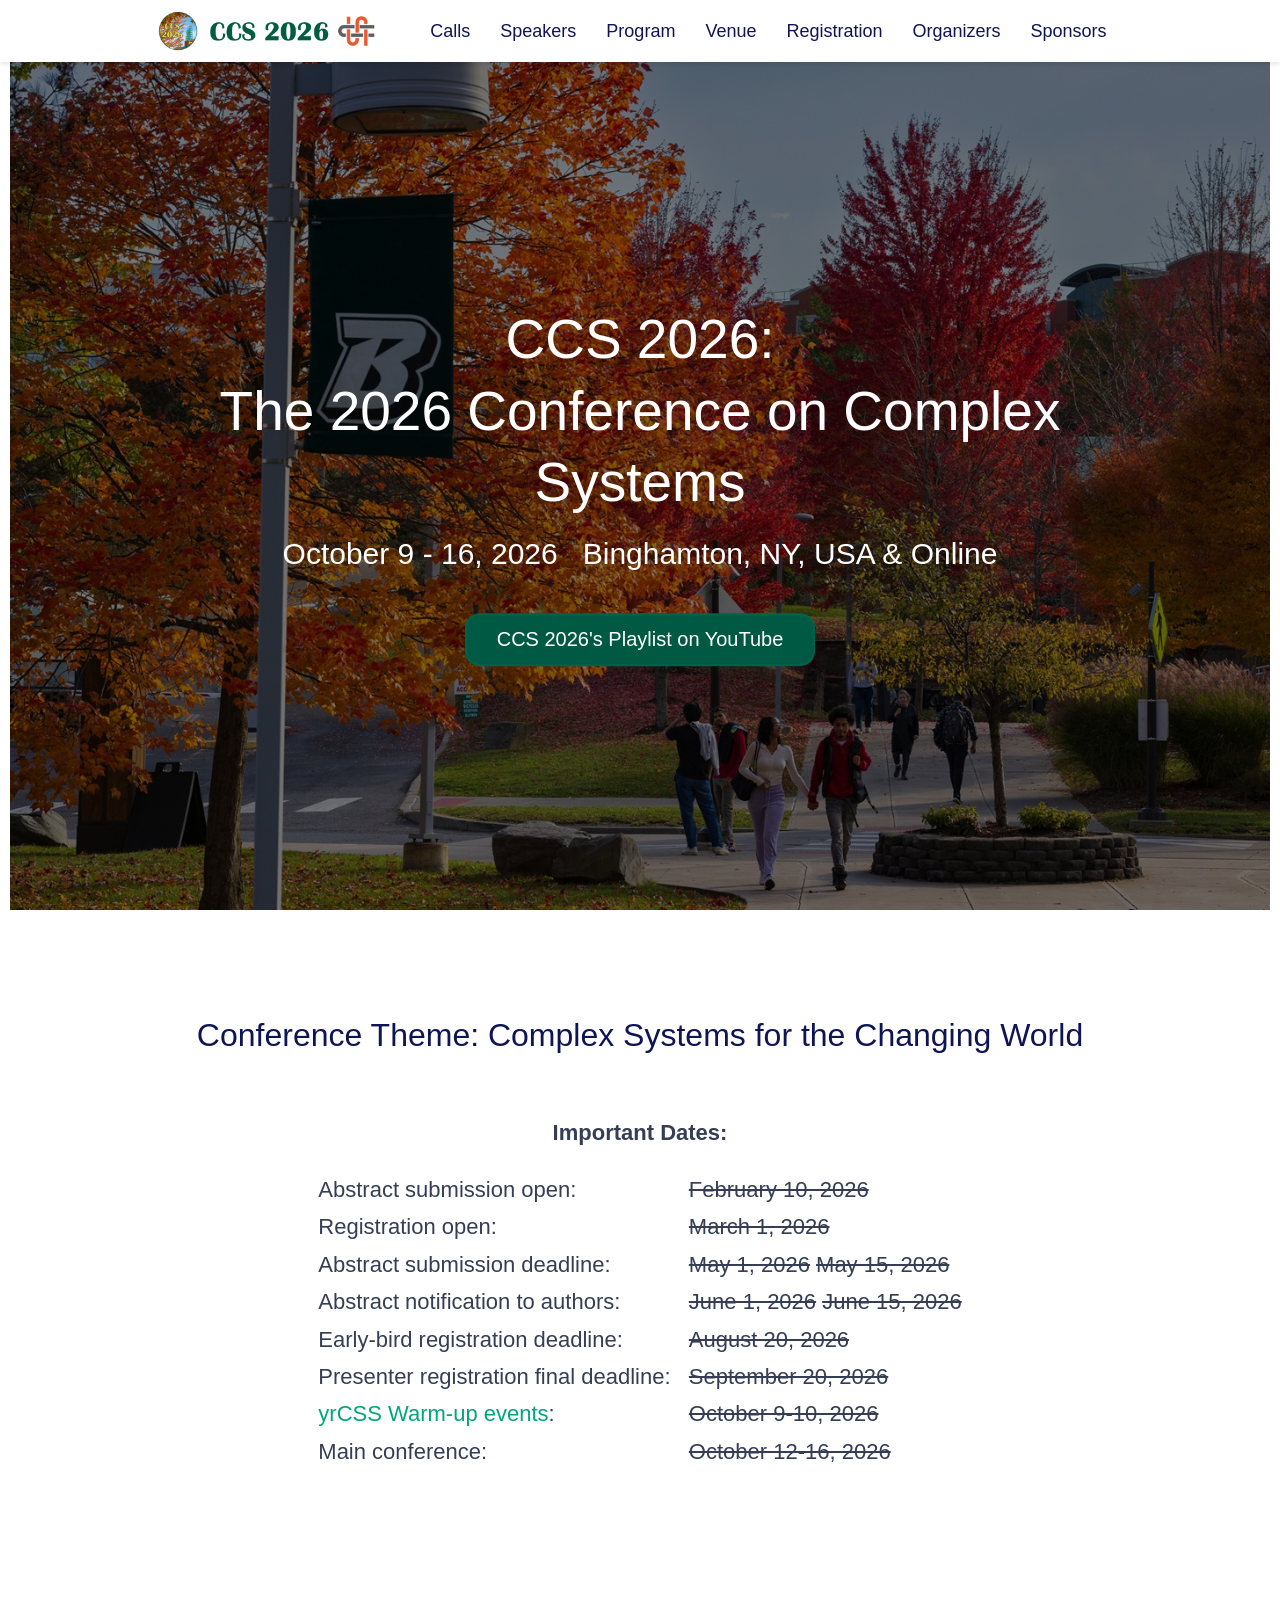
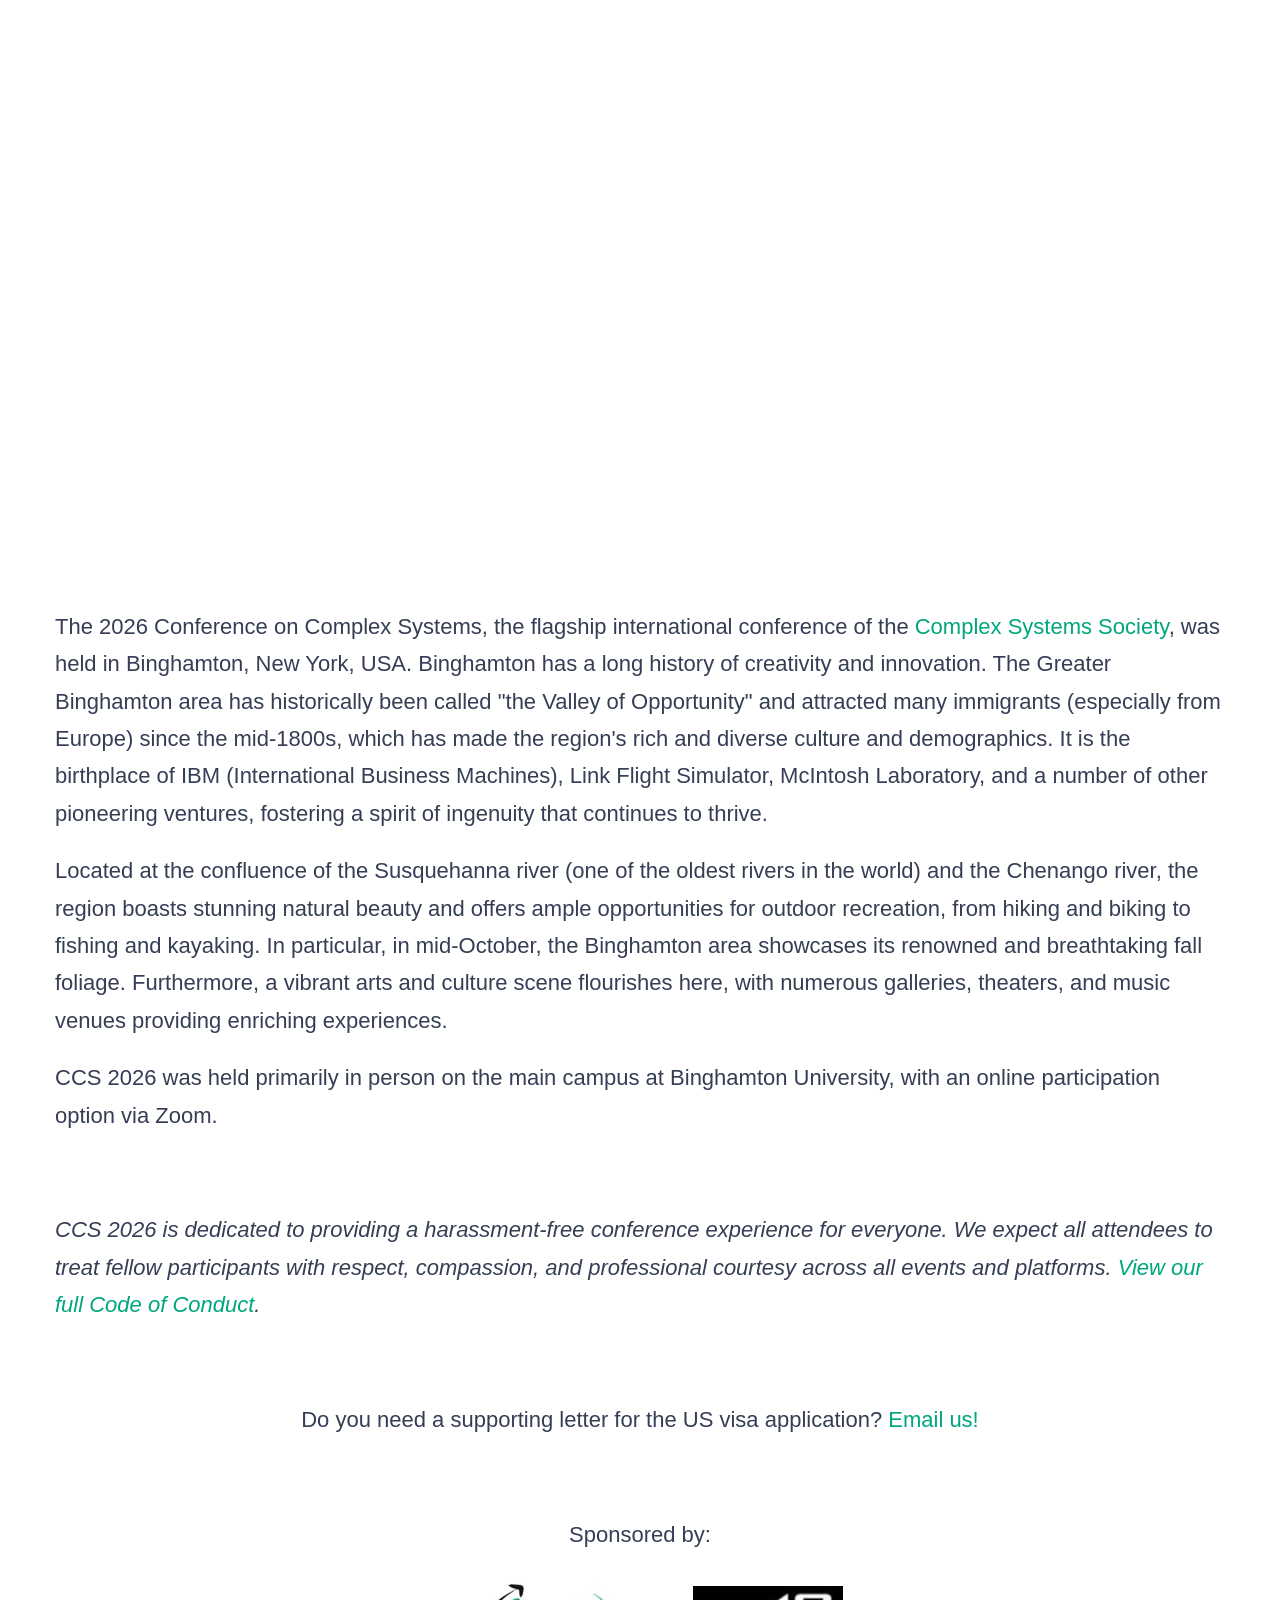
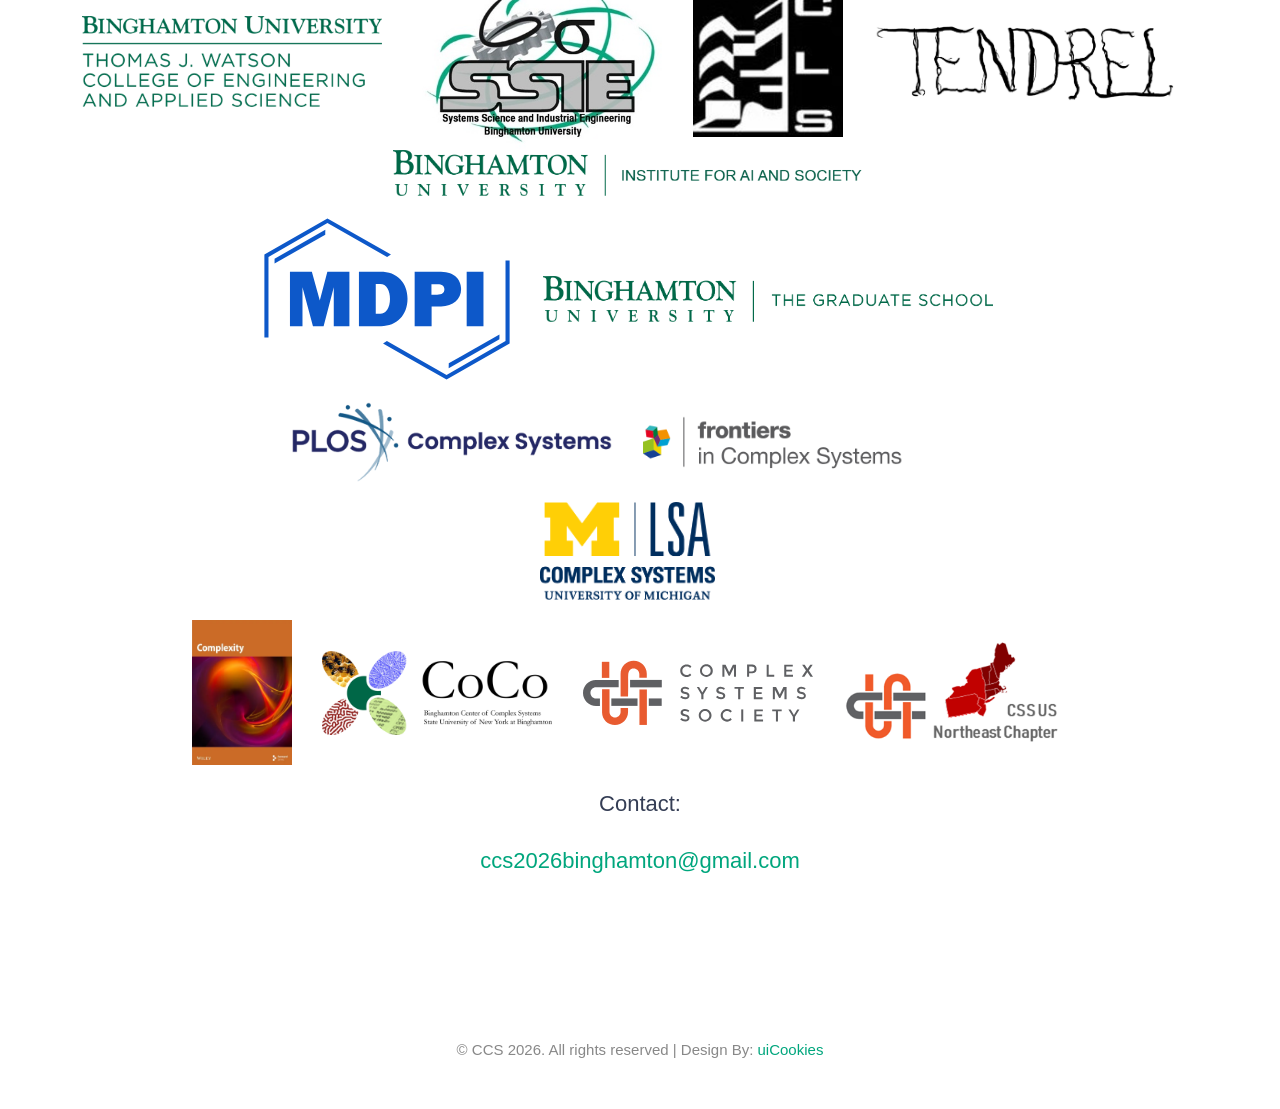
<file: index.html>
<!DOCTYPE html>
<html>
	<head>
		<meta charset="utf-8" />
		<meta http-equiv="X-UA-Compatible" content="IE=edge" />
		<meta name="viewport" content="width=device-width, initial-scale=1" />
		<title>
			CCS 2026: The 2026 Conference on Complex Systems @ Binghamton, NY, USA
		</title>

		<!-- favicon -->
		<link href="favicon.png" rel="icon" />

		<!-- web-fonts -->
		<link
			href="https://fonts.googleapis.com/css?family=Raleway"
			rel="stylesheet"
			type="text/css"
		/>
		<!-- Bootstrap -->
		<link href="css/bootstrap.min.css" rel="stylesheet" />

		<!-- Style CSS -->
		<link href="css/style.css" rel="stylesheet" />

		<!-- HTML5 shim and Respond.js for IE8 support of HTML5 elements and media queries -->
		<!-- WARNING: Respond.js doesn't work if you view the page via file:// -->
		<!--[if lt IE 9]>
			<script src="https://oss.maxcdn.com/html5shiv/3.7.2/html5shiv.min.js"></script>
			<script src="https://oss.maxcdn.com/respond/1.4.2/respond.min.js"></script>
		<![endif]-->
	</head>
	
	<body id="page-top" data-spy="scroll" data-target=".navbar">
		<div id="main-wrapper">
			<!-- Page Preloader -->
			<div id="preloader">
				<div id="status">
					<div class="status-mes"></div>
				</div>
			</div>
			
			<!-- Custom Navbar Override-->
			<header id="navbar-placeholder"></header>
			
			<!-- Jumbotron-->
			<div class="jumbotron text-center">
				<div class="content">
					<h1>CCS 2026:<br/>The 2026 Conference on Complex Systems</h1>
					<div class="event-date">
						October 9 - 16, 2026 &nbsp; Binghamton, NY, USA &amp; Online
						<br/>
						<a href="https://www.youtube.com/playlist?list=PLUx7aVEGoz7g"><button 
							type="button" 
							class="btn btn-primary btn-pill"
							>CCS 2026's Playlist on YouTube</button></a>
					</div>
				</div>
			</div>

			<section id="section-about" class="section-wrapper about-event">
				<div class="container">
					<div class="row">
		<h2 align="center">Conference Theme: Complex Systems for the Changing World</h2>
					</div>
					<div class="row" style="display: flex; justify-content: center;">
                    <p class="lead">
						&nbsp;<br>
<b>Important Dates:</b>
                    </p>
					</div>
					<div class="row" style="display: flex; justify-content: center;">
                    <p class="lead">
<table>
<tr><td class="lead">Abstract submission open: &nbsp;&nbsp;</td><td class="lead"><s>February 10, 2026</s></td><tr>
<tr><td class="lead">Registration open: &nbsp;&nbsp;</td><td class="lead"><s>March 1, 2026</s></td><tr>
<tr><td class="lead">Abstract submission deadline: &nbsp;&nbsp;</td><td class="lead"><s>May 1, 2026</s> <s>May 15, 2026</s></td><tr>
<tr><td class="lead">Abstract notification to authors: &nbsp;&nbsp;</td><td class="lead"><s>June 1, 2026</s> <s>June 15, 2026</s></td><tr>
<tr><td class="lead">Early-bird registration deadline: &nbsp;&nbsp;</td><td class="lead"><s>August 20, 2026</s></td><tr>
<tr><td class="lead">Presenter registration final deadline: &nbsp;&nbsp;</td><td class="lead"><s>September 20, 2026</s></td><tr>
<tr><td class="lead"><a href="https://yrcss.cssociety.org/warm-up/2026-binghamton/" target="_blank">yrCSS Warm-up events</a>: &nbsp;&nbsp;</td><td class="lead"><s>October 9-10, 2026</s></td><tr>
<tr><td class="lead">Main conference: &nbsp;&nbsp;</td><td class="lead"><s>October 12-16, 2026</s></td><tr>
</table>
</p>
				</div>
				</div>
		
						&nbsp;<br>
				<div class="container">
					<div class="row">
						<div>
		<p>
		<div class="videoWrapper">
		<iframe width="100%" height="100%" src="https://www.youtube.com/embed/kIK3DleA-Us?si=pNsTFz2xgn-g27YG" title="YouTube video player" frameborder="0" allow="accelerometer; autoplay; clipboard-write; encrypted-media; gyroscope; picture-in-picture; web-share" referrerpolicy="strict-origin-when-cross-origin" allowfullscreen></iframe>
		</div>
		</p>
		
							<p class="lead">
		The 2026 Conference on Complex Systems, the flagship international conference of the <a href="https://cssociety.org/" target="_blank">Complex Systems Society</a>, was held in Binghamton, New
		York, USA. Binghamton has a long history of creativity and
		innovation. The Greater Binghamton area has historically been called
		"the Valley of Opportunity" and attracted many immigrants (especially
		from Europe) since the mid-1800s, which has made the region's rich and
		diverse culture and demographics. It is the birthplace of IBM
		(International Business Machines), Link Flight Simulator, McIntosh
		Laboratory, and a number of other pioneering ventures, fostering a
		spirit of ingenuity that continues to thrive.
							</p>
							<p class="lead">
		Located at the confluence of the Susquehanna river (one of the
		oldest rivers in the world) and the Chenango river, the region boasts
		stunning natural beauty and offers ample opportunities for outdoor
		recreation, from hiking and biking to fishing and kayaking. In
		particular, in mid-October, the Binghamton area
		showcases its renowned and breathtaking fall foliage. Furthermore,
		a vibrant arts and culture scene flourishes here, with numerous
		galleries, theaters, and music venues providing enriching experiences.
							</p>
							<p class="lead">
		CCS 2026 was held primarily in person on the main campus at Binghamton University, with an online participation option via Zoom.
							</p>
							<p class="lead">
&nbsp;
							</p>
					<p class="lead">
						<em>CCS 2026 is dedicated to providing a harassment-free conference experience for everyone. We expect all attendees to treat fellow participants with respect, compassion, and professional courtesy across all events and platforms. 
						<a href="./CCS2026_Code_of_Conduct.pdf" target="_blank">View our full Code of Conduct</a>.</em>
					</p>
							<p class="lead">
&nbsp;
							</p>
					<p class="lead" align="center">
						Do you need a supporting letter for the US visa application? <a href="mailto:ccs2026binghamton@gmail.com">Email us!</a>
					</p>
							<p class="lead">
&nbsp;
							</p>

<p class="lead" align="center">
Sponsored by:
</p>
<p class="lead" align="center">
<a href="https://www.binghamton.edu/watson/" target="_blank"><img alt="Thomas J. Watson College of Engineering and Applied Science" src="./img/watson-logo.png" width=300></a> &nbsp; &nbsp;
<a href="https://www.binghamton.edu/ssie/" target="_blank"><img alt="School of Systems Science and Industrial Engineering" src="./img/ssie-logo.jpg" width=250></a> &nbsp; &nbsp;
<a href="https://www.binghamton.edu/som/research/cls/" target="_blank"><img alt="Bernard M. and Ruth R. Bass Center for Leadership Studies" src="./img/cls-logo.jpg" width=150></a> &nbsp; &nbsp;
<a href="https://tendrel.binghamton.edu/tendrel.html" target="_blank"><img alt="Tendrel" src="./img/tendrel.jpg" width=300></a> &nbsp; &nbsp;
<a href="https://www.binghamton.edu/news/story/5484/binghamton-university-to-establish-institute-for-ai-and-society" target="_blank"><img alt="Binghamton University Institute for AI and Society" src="./img/AI-logo.png" width=470></a> &nbsp; &nbsp;
</p>

<p class="lead" align="center">
<a href="https://www.mdpi.com/" target="_blank"><img alt="MDPI" src="./img/MDPI-logo.svg" width=250></a> &nbsp; &nbsp;
<a href="https://www.binghamton.edu/grad-school/" target="_blank"><img alt="Binghamton University Graduate School" src="./img/gradschool-logo.png" width=450></a> &nbsp; &nbsp;
</p>

<p class="lead" align="center">
<a href="https://journals.plos.org/complexsystems/" target="_blank"><img alt="PLOS Complex Systems" src="./img/plos-logo.png" width=320></a> &nbsp; &nbsp;
<a href="https://www.frontiersin.org/journals/complex-systems" target="_blank"><img alt="Frontiers in Complex Systems" src="./img/frontiers-css.png" width=320 ></a> &nbsp; &nbsp;
</p>

<p class="lead" align="center">
<a href="https://lsa.umich.edu/cscs" target="_blank"><img alt="U. Michigan Complex Systems Center" src="./img/lsa-cscs-logo.png" width=175></a> &nbsp; &nbsp;
</p>

<p class="lead" align="center">
<a href="https://onlinelibrary.wiley.com/journal/8503" target="_blank"><img alt="Complexity by Wiley" src="./img/wiley-logo.png" width=100></a> &nbsp; &nbsp;
<a href="http://coco.binghamton.edu/" target="_blank"><img alt="Binghamton Center of Complex Systems (CoCo)" src="./img/coco-logo.png" width=230></a> &nbsp; &nbsp;
<a href="https://cssociety.org/" target="_blank"><img alt="Complex Systems Society" src="./img/css-logo.svg" width=230></a> &nbsp; &nbsp;
<a href="https://sites.google.com/binghamton.edu/css-usne/" target="_blank"><img alt="Complex Systems Society US Northeast Chapter" src="./img/chapter-logo.png" width=220></a> &nbsp; &nbsp;
</p>

<p class="lead" align="center">
Contact:
</p>

<p class="lead" align="center">
<a href="mailto:ccs2026binghamton@gmail.com">ccs2026binghamton@gmail.com</a>
</p>
						
						</div>
					</div>
				</div>
			</section>

			<!-- .about-event -->
			<footer class="footer">
				<div class="copyright-section">
					<div class="container">
						<div class="col-md-12">
							<div class="copytext text-center">
								&copy; CCS 2026. All rights reserved | Design By:
								<a href="https://uicookies.com">uiCookies</a>
							</div>
						</div>
					</div>
					<!-- .container -->
				</div>
				<!-- .copyright-section -->
			</footer>
			<!-- .footer -->
		</div>
		<!-- #main-wrapper -->

		<!-- jquery -->
		<script src="js/jquery-2.1.4.min.js"></script>

		<!-- Bootstrap -->
		<script src="js/bootstrap.min.js"></script>

		<!-- Plugin JavaScript -->
		<script src="js/jquery.easing.min.js"></script>

		<script>
			fetch("navbar.html")
			  .then(res => res.text())
			  .then(html => {
				document.getElementById("navbar-placeholder").outerHTML = html;
		  
				const script = document.createElement("script");
				script.src = "js/scripts.js";
				document.body.appendChild(script);
			  });
		</script>
		<!--<script src="js/one-page-nav.js"></script>-->
		<!-- <script src="js/scripts.js"></script> -->
	</body>
</html>
</file>
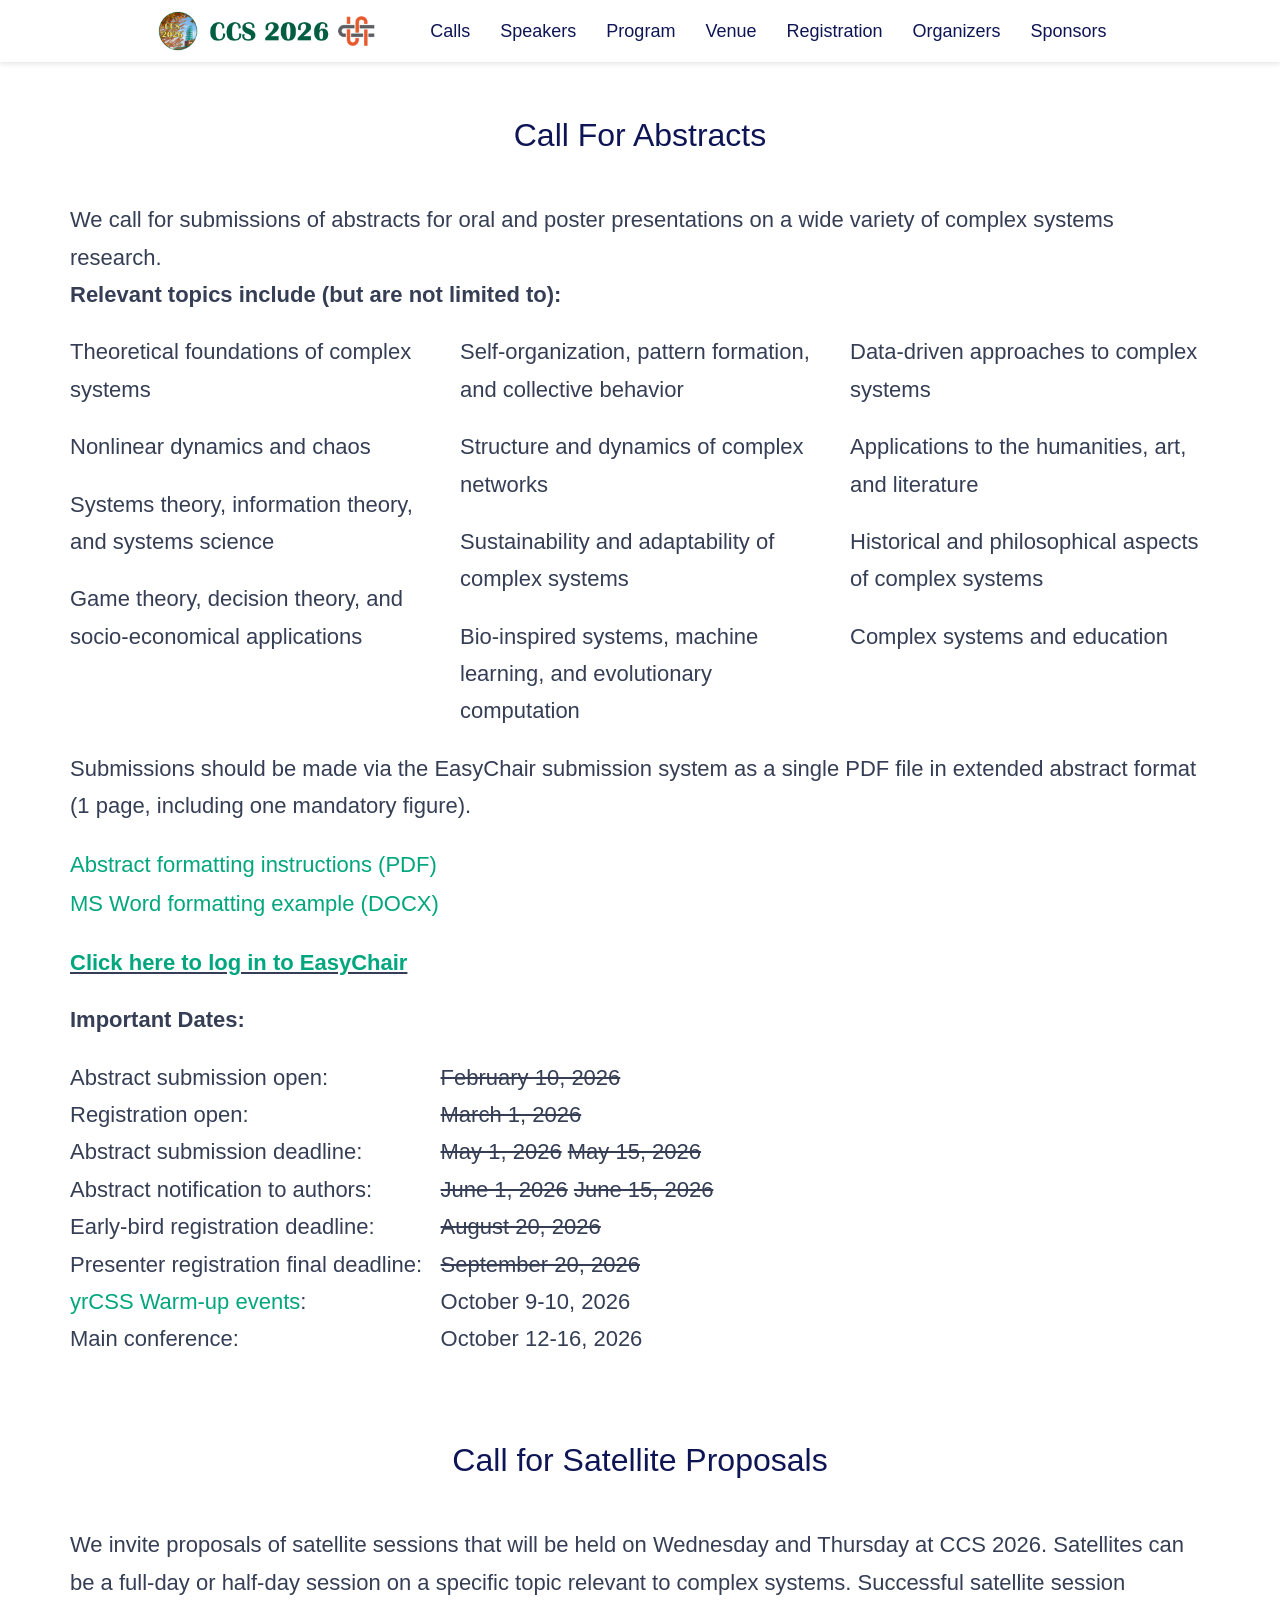
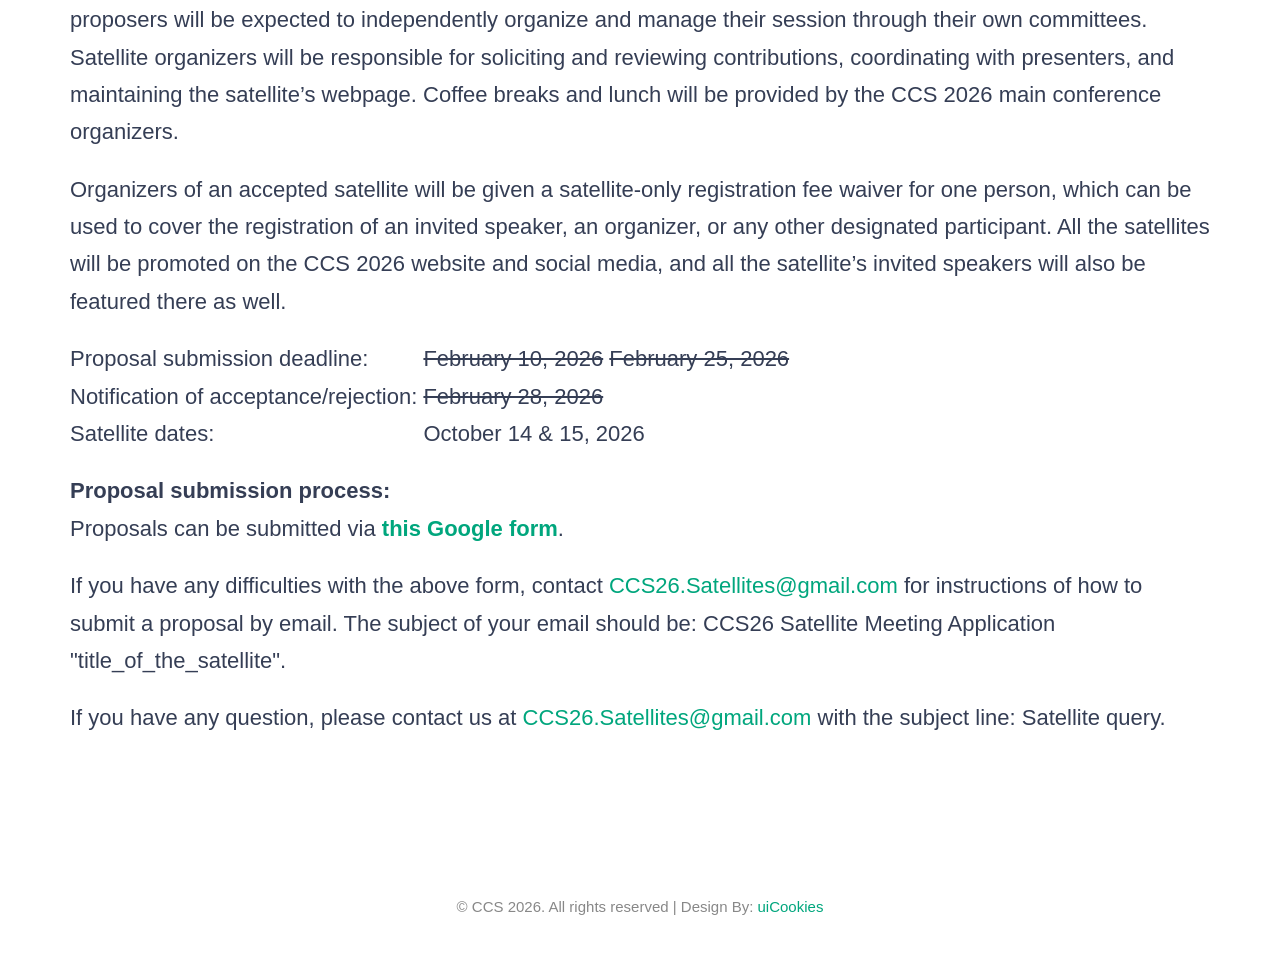
<file: calls.html>
<!DOCTYPE html>
<html>
<head>
    <meta charset="utf-8">
    <meta http-equiv="X-UA-Compatible" content="IE=edge">
    <meta name="viewport" content="width=device-width, initial-scale=1">
    <title>CCS 2026: The 2026 Conference on Complex Systems @ Binghamton, NY, USA</title>

    <!-- favicon -->
    <link href="favicon.png" rel=icon>

    <!-- web-fonts -->
<link href='https://fonts.googleapis.com/css?family=Raleway' rel='stylesheet' type='text/css'>
</style>
    <!-- Bootstrap -->
    <link href="css/bootstrap.min.css" rel="stylesheet">

    <!-- Style CSS -->
    <link href="css/style.css" rel="stylesheet">

    <!-- HTML5 shim and Respond.js for IE8 support of HTML5 elements and media queries -->
    <!-- WARNING: Respond.js doesn't work if you view the page via file:// -->
    <!--[if lt IE 9]>
    <script src="https://oss.maxcdn.com/html5shiv/3.7.2/html5shiv.min.js"></script>
    <script src="https://oss.maxcdn.com/respond/1.4.2/respond.min.js"></script>
    <![endif]-->
</head>
<body id="page-top" data-spy="scroll" data-target=".navbar">
<div id="main-wrapper">
    <!-- Page Preloader -->
    <div id="preloader">
        <div id="status">
            <div class="status-mes"></div>
        </div>
    </div>

	<header id="navbar-placeholder"></header>

	<section id="section-cfp" class="section-wrapper about-event">
        <div class="container">
            <div class="row">
				<div id="call-for-abstracts" class="col-md-12">
                    <div class="section-title">
                        <h2>Call For Abstracts</h2>
                    </div>
                </div>

                <div class="col-md-12">
                    <p class="lead">
We call for submissions of abstracts for oral and poster presentations on a wide variety of complex systems research.<br> <b>Relevant topics include (but are not limited to):</b>
                    </p>
                </div>
            </div>
            <div class="row">
                <div class="col-md-4">
                    <p class="lead">
						Theoretical foundations of complex systems
                    </p>

                    <p class="lead">
						Nonlinear dynamics and chaos
                    </p>

                    <p class="lead">
						Systems theory, information theory, and systems science
                    </p>

                    <p class="lead">
						Game theory, decision theory, and socio-economical applications
                    </p>
                </div>
                <div class="col-md-4">
					<p class="lead topic">
						Self-organization, pattern formation, and collective behavior
					</p>
					
					<p class="lead topic">
						Structure and dynamics of complex networks
					</p>
					
					<p class="lead topic">
						Sustainability and adaptability of complex systems
					</p>
					
					<p class="lead topic">
						Bio-inspired systems, machine learning, and evolutionary computation
					</p>
                </div>
                <div class="col-md-4">
                    <p class="lead topic">
						Data-driven approaches to complex systems<br>
                    </p>

                    <p class="lead topic">
						Applications to the humanities, art, and literature<br>
                    </p>
     
					<p class="lead topic">
						Historical and philosophical aspects of complex systems<br>
                    </p>
  
					<p class="lead topic">
						Complex systems and education
                    </p>
                </div>
            </div>

            <div class="row">
                <div class="col-md-12">
                    <p class="lead">
Submissions should be made via the EasyChair submission system as a single PDF file in extended abstract format (1 page, including one mandatory figure).
						<ul>
						<li><a href="./formatting-instructions.pdf" target="_blank">Abstract formatting instructions (PDF)</a></li>
						<li><a href="./word-example.docx" target="_blank">MS Word formatting example (DOCX)</a></li>
						</ul>
                    </p>
                    <p class="lead">
<u><b><a href="https://easychair.org/conferences/?conf=ccs2026" target="_blank">Click here to log in to EasyChair</a></b></u>
                    </p>
                </div>

                <div class="col-md-12">
                    <p class="lead">
<b>Important Dates:</b>
                    </p>
                    <p class="lead">
<table>
<tr><td class="lead">Abstract submission open: &nbsp;&nbsp;</td><td class="lead"><s>February 10, 2026</s></td><tr>
<tr><td class="lead">Registration open: &nbsp;&nbsp;</td><td class="lead"><s>March 1, 2026</s></td><tr>
<tr><td class="lead">Abstract submission deadline: &nbsp;&nbsp;</td><td class="lead"><s>May 1, 2026</s> <s>May 15, 2026</s></td><tr>
<tr><td class="lead">Abstract notification to authors: &nbsp;&nbsp;</td><td class="lead"><s>June 1, 2026</s> <s>June 15, 2026</s></td><tr>
<tr><td class="lead">Early-bird registration deadline: &nbsp;&nbsp;</td><td class="lead"><s>August 20, 2026</s></td><tr>
<tr><td class="lead">Presenter registration final deadline: &nbsp;&nbsp;</td><td class="lead"><s>September 20, 2026</s></td><tr>
<tr><td class="lead"><a href="https://yrcss.cssociety.org/warm-up/2026-binghamton/" target="_blank">yrCSS Warm-up events</a>: &nbsp;&nbsp;</td><td class="lead">October 9-10, 2026</td><tr>
<tr><td class="lead">Main conference: &nbsp;&nbsp;</td><td class="lead">October 12-16, 2026</td><tr>
</table>
</p>

                    </p>
                </div>

            </div>

            <div class="row">
	      <p class="lead">&nbsp;</p>
            </div>

            <div class="row">
                <div id="call-for-satellites" class="col-md-12">
                    <div class="section-title">
                        <h2>Call for Satellite Proposals</h2>
                    </div>
                </div>

                <div class="col-md-12">
                    <p class="lead">
We invite proposals of satellite sessions that will be held on Wednesday and Thursday at CCS 2026. Satellites can be a full-day or half-day session on a specific topic relevant to complex systems. Successful satellite session proposers will be expected to independently organize and manage their session through their own committees. Satellite organizers will be responsible for soliciting and reviewing contributions, coordinating with presenters, and maintaining the satellite’s webpage. Coffee breaks and lunch will be provided by the CCS 2026 main conference organizers.
                    </p>
                    <p class="lead">
Organizers of an accepted satellite will be given a satellite-only registration fee waiver for one person, which can be used to cover the registration of an invited speaker, an organizer, or any other designated participant. All the satellites will be promoted on the CCS 2026 website and social media, and all the satellite’s invited speakers will also be featured there as well. 
                    </p>
                    <p class="lead">
<table>
<tr><td class="lead">Proposal submission deadline:&nbsp;</td><td class="lead"><s>February 10, 2026</s> <s>February 25, 2026</s></td><tr>
<tr><td class="lead">Notification of acceptance/rejection:&nbsp;</td><td class="lead"><s>February 28, 2026</s></td><tr>
<tr><td class="lead">Satellite dates:&nbsp;</td><td class="lead">October 14 &amp; 15, 2026</td><tr>
</table>
                    </p>
                    <p class="lead">
<b>Proposal submission process:</b><br>
Proposals can be submitted via <a href="https://docs.google.com/forms/d/e/1FAIpQLSd5jzLJ356sa1oIbbBhk9ZRuZ24q7NojuT7cwzZk5gjzicIdA/viewform?usp=dialog" target="_blank"><b>this Google form</b></a>.
                    </p>
                    <p class="lead">
If you have any difficulties with the above form, contact <a href="mailto:CCS26.Satellites@gmail.com">CCS26.Satellites@gmail.com</a> for instructions of how to submit a proposal by email. The subject of your email should be: CCS26 Satellite Meeting Application "title_of_the_satellite".
                    </p>
                    <p class="lead">
If you have any question, please contact us at <a href="mailto:CCS26.Satellites@gmail.com">CCS26.Satellites@gmail.com</a> with the subject line: Satellite query.

                </div>
        </div>
    </section>
 
    <!-- .about-event -->
    <footer class="footer">
        <div class="copyright-section">
            <div class="container">
                <div class="col-md-12">
                    <div class="copytext text-center">&copy; CCS 2026. All rights reserved | Design By: <a href="https://uicookies.com">uiCookies</a></div>
                </div>
            </div>
            <!-- .container -->
        </div>
        <!-- .copyright-section -->
    </footer>
    <!-- .footer -->

</div>
<!-- #main-wrapper -->


<!-- jquery -->
<script src="js/jquery-2.1.4.min.js"></script>

<!-- Bootstrap -->
<script src="js/bootstrap.min.js"></script>

<!-- Plugin JavaScript -->
<script src="js/jquery.easing.min.js"></script>

<script>
	fetch("navbar.html")
		.then(res => res.text())
		.then(html => {
		document.getElementById("navbar-placeholder").outerHTML = html;
	
		const script = document.createElement("script");
		script.src = "js/scripts.js";
		document.body.appendChild(script);
		});
</script>
<!--<script src="js/one-page-nav.js"></script>-->
<!--<script src="js/scripts.js"></script>-->
</body>
</html>
</file>
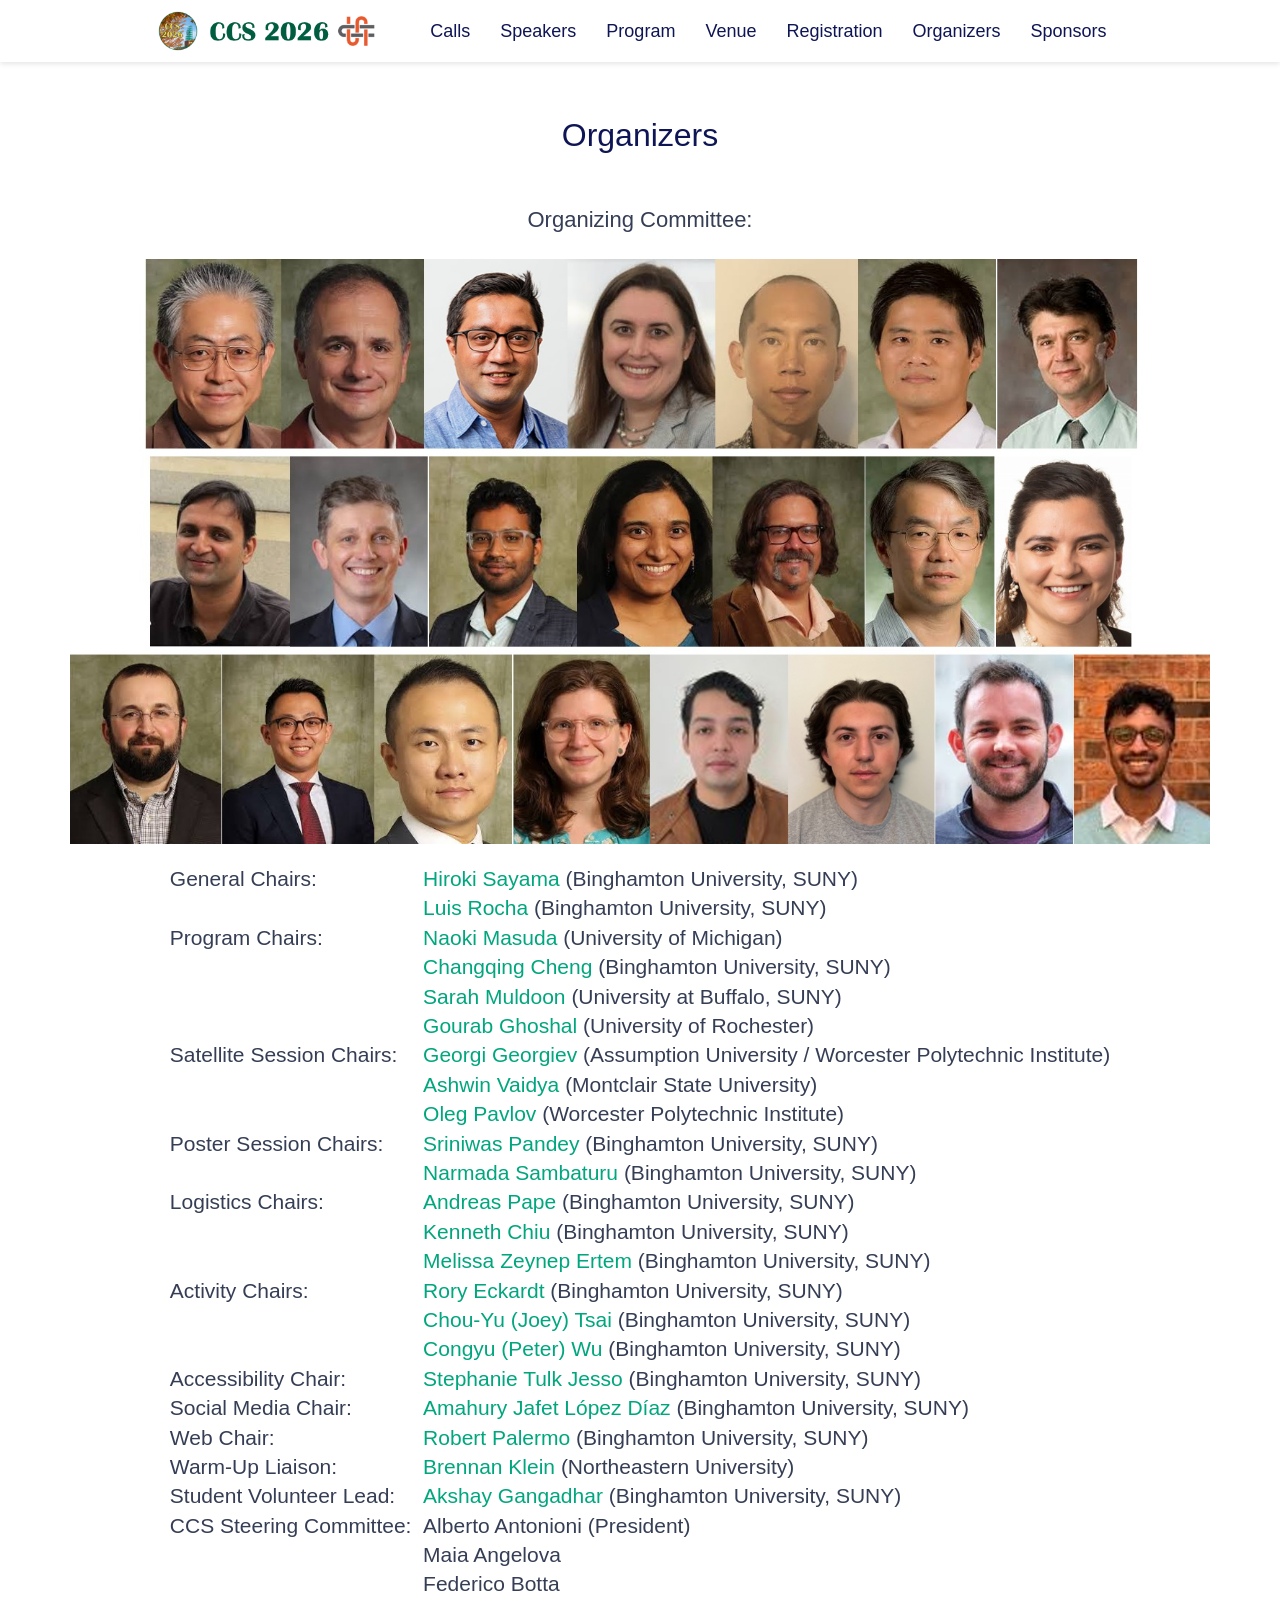
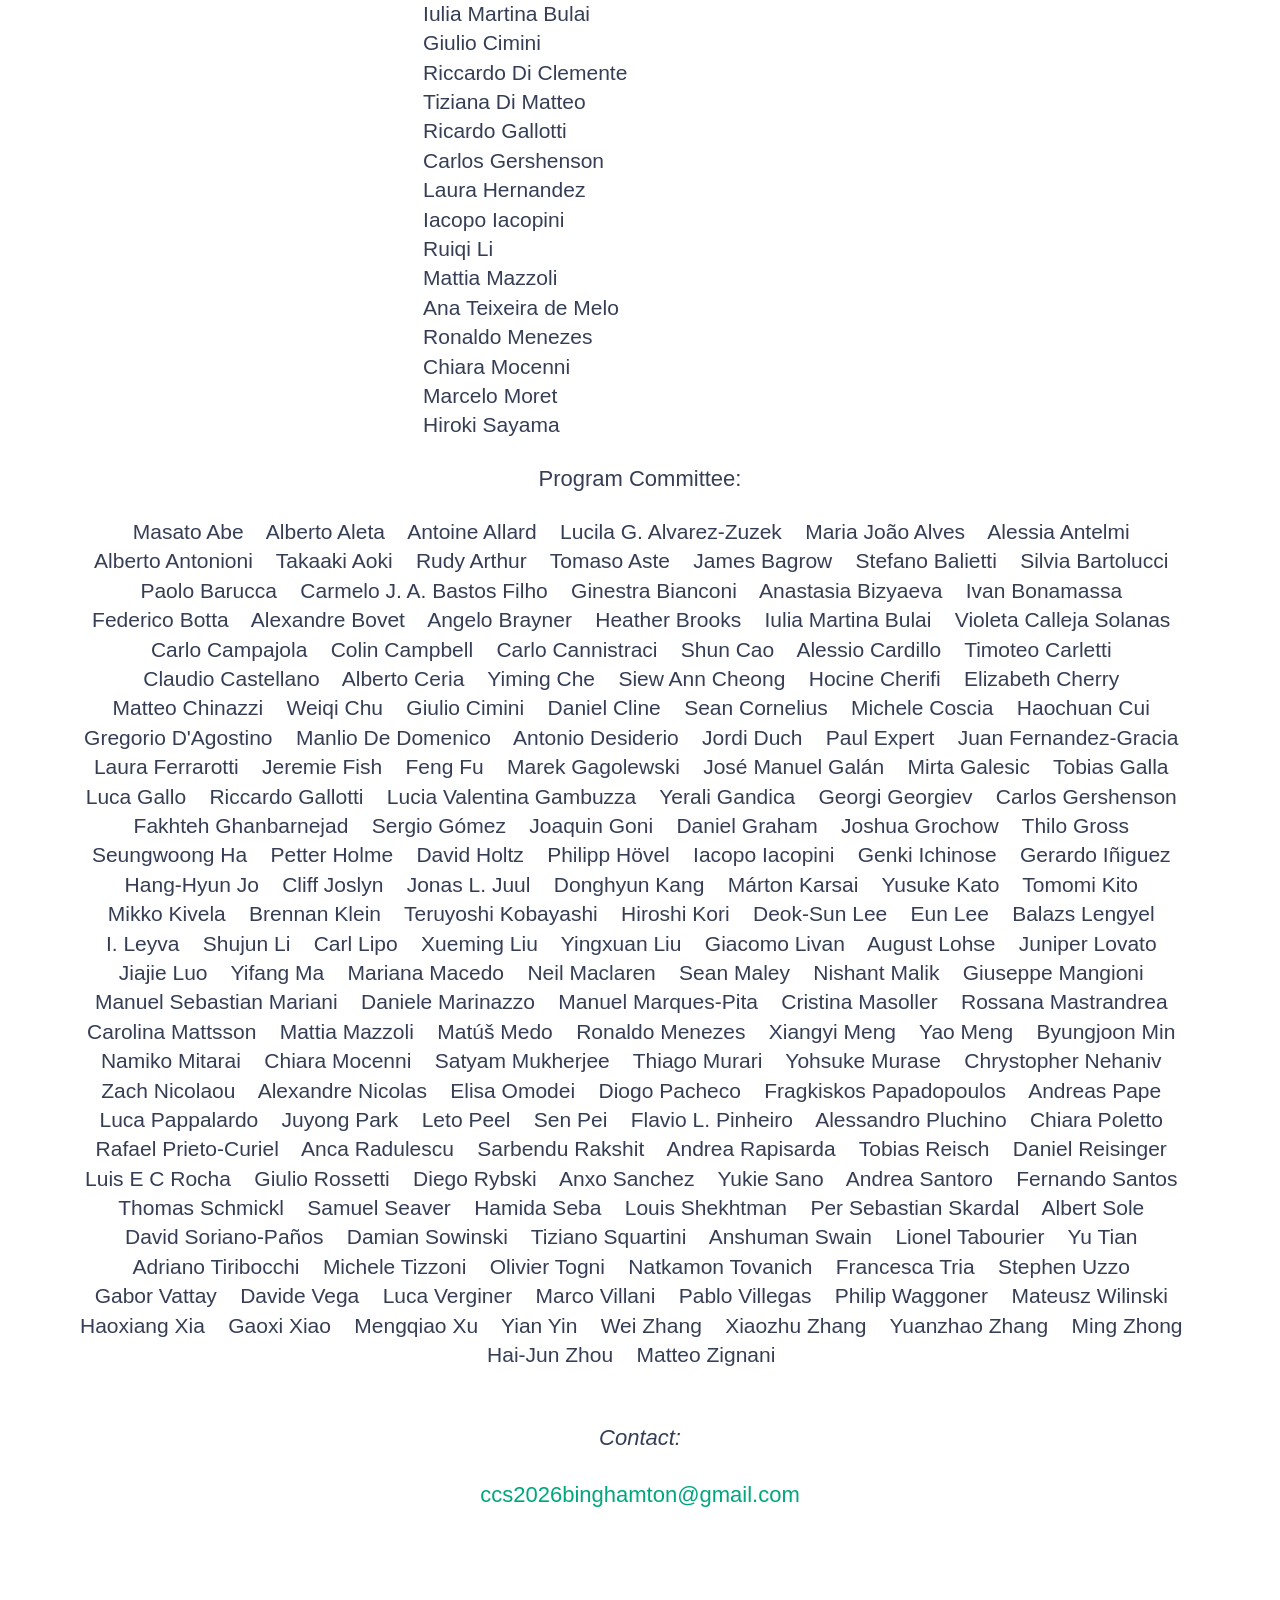
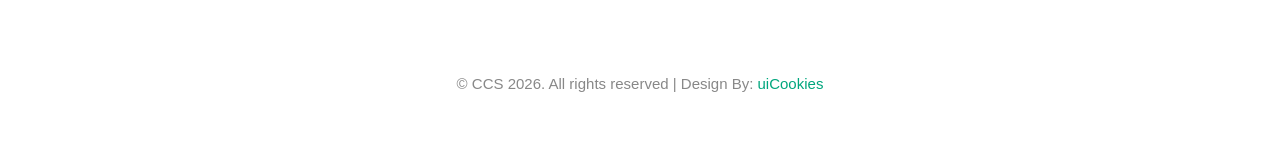
<file: organizers.html>
<!DOCTYPE html>
<html>
<head>
    <meta charset="utf-8">
    <meta http-equiv="X-UA-Compatible" content="IE=edge">
    <meta name="viewport" content="width=device-width, initial-scale=1">
    <title>CCS 2026: The 2026 Conference on Complex Systems @ Binghamton, NY, USA</title>

    <!-- favicon -->
    <link href="favicon.png" rel=icon>

    <!-- web-fonts -->
<link href='https://fonts.googleapis.com/css?family=Raleway' rel='stylesheet' type='text/css'>
</style>
    <!-- Bootstrap -->
    <link href="css/bootstrap.min.css" rel="stylesheet">

    <!-- Style CSS -->
    <link href="css/style.css" rel="stylesheet">

    <!-- HTML5 shim and Respond.js for IE8 support of HTML5 elements and media queries -->
    <!-- WARNING: Respond.js doesn't work if you view the page via file:// -->
    <!--[if lt IE 9]>
    <script src="https://oss.maxcdn.com/html5shiv/3.7.2/html5shiv.min.js"></script>
    <script src="https://oss.maxcdn.com/respond/1.4.2/respond.min.js"></script>
    <![endif]-->
</head>
<body id="page-top" data-spy="scroll" data-target=".navbar">
<div id="main-wrapper">
    <!-- Page Preloader -->
    <div id="preloader">
        <div id="status">
            <div class="status-mes"></div>
        </div>
    </div>

	<header id="navbar-placeholder"></header>

	<section id="section-organizers" class="section-wrapper">
        <div class="container">
            <div class="row">
                <div class="col-md-12">
                    <div class="section-title">
                        <h2>Organizers</h2>
                    </div>
                </div>
            </div>

            <div class="row">
                <div class="col-md-12">

<p class="lead" align="center">
Organizing Committee:
</p>

<p class="lead" align="center">
<img src="img/organizers.jpg" alt="Organizers' group portraits" width="100%">
</p>

<table class="lead" align="center">
<tr valign="top"><td>General Chairs: &nbsp;</td><td>

<a href="http://bingdev.binghamton.edu/sayama/" target="_blank">Hiroki Sayama</a> (Binghamton University, SUNY)<br />
<a href="https://casci.binghamton.edu/" target="_blank">Luis Rocha</a> (Binghamton University, SUNY)

</td></tr>
<tr valign="top"><td>Program Chairs: &nbsp;</td><td>

<a href="https://naokimas.github.io/naokimasuda.github.io/" target="_blank">Naoki Masuda</a> (University of Michigan)<br />
<a href="https://ccheng686.wixsite.com/ccheng" target="_blank">Changqing Cheng</a> (Binghamton University, SUNY)<br />
<a href="https://www.buffalo.edu/ai-data-science/people/ub-affiliated-faculty.host.html/content/shared/www/ai-data-science/faculty/muldoon-sarah.html" target="_blank">Sarah Muldoon</a> (University at Buffalo, SUNY)<br />
<a href="https://gghoshal.pas.rochester.edu/people/" target="_blank">Gourab Ghoshal</a> (University of Rochester)

</td></tr>
<tr valign="top"><td>Satellite Session Chairs: &nbsp;</td><td>

<a href="https://www.assumption.edu/people-and-departments/directory/georgi-y-georgiev-phd" target="_blank">Georgi Georgiev</a> (Assumption University / Worcester Polytechnic Institute)<br />
<a href="https://www.montclair.edu/profilepages/view_profile.php?username=vaidyaa" target="_blank">Ashwin Vaidya</a> (Montclair State University)<br />
<a href="https://www.wpi.edu/people/faculty/opavlov" target="_blank">Oleg Pavlov</a> (Worcester Polytechnic Institute)

</td></tr>
<tr valign="top"><td>Poster Session Chairs: &nbsp;</td><td>

<a href="https://www.binghamton.edu/computer-science/people/profile.html?id=spandey4" target="_blank">Sriniwas Pandey</a> (Binghamton University, SUNY)<br />
<a href="https://narmadasambaturu.github.io/" target="_blank">Narmada Sambaturu</a> (Binghamton University, SUNY)

</td></tr>
<tr valign="top"><td>Logistics Chairs: &nbsp;</td><td>

<a href="https://www.binghamton.edu/economics/faculty/profile.html?id=apape" target="_blank">Andreas Pape</a> (Binghamton University, SUNY)<br />
<a href="https://www.cs.binghamton.edu/~kchiu/" target="_blank">Kenneth Chiu</a> (Binghamton University, SUNY)<br />
<a href="https://www.binghamton.edu/labs/datart/" target="_blank">Melissa Zeynep Ertem</a> (Binghamton University, SUNY)

</td></tr>
<tr valign="top"><td>Activity Chairs: &nbsp;</td><td>

<a href="https://www.binghamton.edu/som/research/profile.html?id=reckardt" target="_blank">Rory Eckardt</a> (Binghamton University, SUNY)<br />
<a href="https://www.binghamton.edu/som/research/profile.html?id=ctsai" target="_blank">Chou-Yu (Joey) Tsai</a> (Binghamton University, SUNY)<br />
<a href="https://www.binghamton.edu/ssie/people/profile.html?id=congyu.wu" target="_blank">Congyu (Peter) Wu</a> (Binghamton</a> University, SUNY)

</td></tr>
<tr valign="top"><td>Accessibility Chair: &nbsp;</td><td>

<a href="https://www.binghamton.edu/ssie/people/profile.html?id=stulkjesso" target="_blank">Stephanie Tulk Jesso</a> (Binghamton University, SUNY)

</td></tr>
<tr valign="top"><td>Social Media Chair: &nbsp;</td><td>

<a href="https://amahury.github.io/" target="_blank">Amahury Jafet López Díaz</a> (Binghamton University, SUNY)

</td></tr>
<tr valign="top"><td>Web Chair: &nbsp;</td><td>

    <a href="https://www.linkedin.com/in/robertjosephpalermo/" target="_blank">Robert Palermo</a> (Binghamton University, SUNY)
    
</td></tr>
<tr valign="top"><td>Warm-Up Liaison: &nbsp;</td><td>

<a href="https://brennanklein.com/" target="_blank">Brennan Klein</a> (Northeastern University)

</td></tr>
<tr valign="top"><td>Student Volunteer Lead: &nbsp;</td><td>

<a href="https://www.linkedin.com/in/akshaygangadhar/" target="_blank">Akshay Gangadhar</a> (Binghamton University, SUNY)

</td></tr>

<tr valign="top"><td>CCS Steering Committee: &nbsp;</td><td>
Alberto Antonioni (President)<br />
Maia Angelova<br />
Federico Botta<br />
Iulia Martina Bulai<br />
Giulio Cimini<br />
Riccardo Di Clemente<br />
Tiziana Di Matteo<br />
Ricardo Gallotti<br />
Carlos Gershenson<br />
Laura Hernandez<br />
Iacopo Iacopini<br />
Ruiqi Li<br />
Mattia Mazzoli<br />
Ana Teixeira de Melo<br />
Ronaldo Menezes<br />
Chiara Mocenni<br />
Marcelo Moret<br />
Hiroki Sayama<br />

</td></tr>
	
</table>

<p class="lead" align="center">
Program Committee:
</p>

<table class="lead" align="center"><tr><td align="center">
<span style="White-Space: Nowrap;">Masato Abe</span>&nbsp;&nbsp;&nbsp;
<span style="White-Space: Nowrap;">Alberto Aleta</span>&nbsp;&nbsp;&nbsp;
<span style="White-Space: Nowrap;">Antoine Allard</span>&nbsp;&nbsp;&nbsp;
<span style="White-Space: Nowrap;">Lucila G. Alvarez-Zuzek</span>&nbsp;&nbsp;&nbsp;
<span style="White-Space: Nowrap;">Maria João Alves</span>&nbsp;&nbsp;&nbsp;
<span style="White-Space: Nowrap;">Alessia Antelmi</span>&nbsp;&nbsp;&nbsp;
<span style="White-Space: Nowrap;">Alberto Antonioni</span>&nbsp;&nbsp;&nbsp;
<span style="White-Space: Nowrap;">Takaaki Aoki</span>&nbsp;&nbsp;&nbsp;
<span style="White-Space: Nowrap;">Rudy Arthur</span>&nbsp;&nbsp;&nbsp;
<span style="White-Space: Nowrap;">Tomaso Aste</span>&nbsp;&nbsp;&nbsp;
<span style="White-Space: Nowrap;">James Bagrow</span>&nbsp;&nbsp;&nbsp;
<span style="White-Space: Nowrap;">Stefano Balietti</span>&nbsp;&nbsp;&nbsp;
<span style="White-Space: Nowrap;">Silvia Bartolucci</span>&nbsp;&nbsp;&nbsp;
<span style="White-Space: Nowrap;">Paolo Barucca</span>&nbsp;&nbsp;&nbsp;
<span style="White-Space: Nowrap;">Carmelo J. A. Bastos Filho</span>&nbsp;&nbsp;&nbsp;
<span style="White-Space: Nowrap;">Ginestra Bianconi</span>&nbsp;&nbsp;&nbsp;
<span style="White-Space: Nowrap;">Anastasia Bizyaeva</span>&nbsp;&nbsp;&nbsp;
<span style="White-Space: Nowrap;">Ivan Bonamassa</span>&nbsp;&nbsp;&nbsp;
<span style="White-Space: Nowrap;">Federico Botta</span>&nbsp;&nbsp;&nbsp;
<span style="White-Space: Nowrap;">Alexandre Bovet</span>&nbsp;&nbsp;&nbsp;
<span style="White-Space: Nowrap;">Angelo Brayner</span>&nbsp;&nbsp;&nbsp;
<span style="White-Space: Nowrap;">Heather Brooks</span>&nbsp;&nbsp;&nbsp;
<span style="White-Space: Nowrap;">Iulia Martina Bulai</span>&nbsp;&nbsp;&nbsp;
<span style="White-Space: Nowrap;">Violeta Calleja Solanas</span>&nbsp;&nbsp;&nbsp;
<span style="White-Space: Nowrap;">Carlo Campajola</span>&nbsp;&nbsp;&nbsp;
<span style="White-Space: Nowrap;">Colin Campbell</span>&nbsp;&nbsp;&nbsp;
<span style="White-Space: Nowrap;">Carlo Cannistraci</span>&nbsp;&nbsp;&nbsp;
<span style="White-Space: Nowrap;">Shun Cao</span>&nbsp;&nbsp;&nbsp;
<span style="White-Space: Nowrap;">Alessio Cardillo</span>&nbsp;&nbsp;&nbsp;
<span style="White-Space: Nowrap;">Timoteo Carletti</span>&nbsp;&nbsp;&nbsp;
<span style="White-Space: Nowrap;">Claudio Castellano</span>&nbsp;&nbsp;&nbsp;
<span style="White-Space: Nowrap;">Alberto Ceria</span>&nbsp;&nbsp;&nbsp;
<span style="White-Space: Nowrap;">Yiming Che</span>&nbsp;&nbsp;&nbsp;
<span style="White-Space: Nowrap;">Siew Ann Cheong</span>&nbsp;&nbsp;&nbsp;
<span style="White-Space: Nowrap;">Hocine Cherifi</span>&nbsp;&nbsp;&nbsp;
<span style="White-Space: Nowrap;">Elizabeth Cherry</span>&nbsp;&nbsp;&nbsp;
<span style="White-Space: Nowrap;">Matteo Chinazzi</span>&nbsp;&nbsp;&nbsp;
<span style="White-Space: Nowrap;">Weiqi Chu</span>&nbsp;&nbsp;&nbsp;
<span style="White-Space: Nowrap;">Giulio Cimini</span>&nbsp;&nbsp;&nbsp;
<span style="White-Space: Nowrap;">Daniel Cline</span>&nbsp;&nbsp;&nbsp;
<span style="White-Space: Nowrap;">Sean Cornelius</span>&nbsp;&nbsp;&nbsp;
<span style="White-Space: Nowrap;">Michele Coscia</span>&nbsp;&nbsp;&nbsp;
<span style="White-Space: Nowrap;">Haochuan Cui</span>&nbsp;&nbsp;&nbsp;
<span style="White-Space: Nowrap;">Gregorio D'Agostino</span>&nbsp;&nbsp;&nbsp;
<span style="White-Space: Nowrap;">Manlio De Domenico</span>&nbsp;&nbsp;&nbsp;
<span style="White-Space: Nowrap;">Antonio Desiderio</span>&nbsp;&nbsp;&nbsp;
<span style="White-Space: Nowrap;">Jordi Duch</span>&nbsp;&nbsp;&nbsp;
<span style="White-Space: Nowrap;">Paul Expert</span>&nbsp;&nbsp;&nbsp;
<span style="White-Space: Nowrap;">Juan Fernandez-Gracia</span>&nbsp;&nbsp;&nbsp;
<span style="White-Space: Nowrap;">Laura Ferrarotti</span>&nbsp;&nbsp;&nbsp;
<span style="White-Space: Nowrap;">Jeremie Fish</span>&nbsp;&nbsp;&nbsp;
<span style="White-Space: Nowrap;">Feng Fu</span>&nbsp;&nbsp;&nbsp;
<span style="White-Space: Nowrap;">Marek Gagolewski</span>&nbsp;&nbsp;&nbsp;
<span style="White-Space: Nowrap;">José Manuel Galán</span>&nbsp;&nbsp;&nbsp;
<span style="White-Space: Nowrap;">Mirta Galesic</span>&nbsp;&nbsp;&nbsp;
<span style="White-Space: Nowrap;">Tobias Galla</span>&nbsp;&nbsp;&nbsp;
<span style="White-Space: Nowrap;">Luca Gallo</span>&nbsp;&nbsp;&nbsp;
<span style="White-Space: Nowrap;">Riccardo Gallotti</span>&nbsp;&nbsp;&nbsp;
<span style="White-Space: Nowrap;">Lucia Valentina Gambuzza</span>&nbsp;&nbsp;&nbsp;
<span style="White-Space: Nowrap;">Yerali Gandica</span>&nbsp;&nbsp;&nbsp;
<span style="White-Space: Nowrap;">Georgi Georgiev</span>&nbsp;&nbsp;&nbsp;
<span style="White-Space: Nowrap;">Carlos Gershenson</span>&nbsp;&nbsp;&nbsp;
<span style="White-Space: Nowrap;">Fakhteh Ghanbarnejad</span>&nbsp;&nbsp;&nbsp;
<span style="White-Space: Nowrap;">Sergio Gómez</span>&nbsp;&nbsp;&nbsp;
<span style="White-Space: Nowrap;">Joaquin Goni</span>&nbsp;&nbsp;&nbsp;
<span style="White-Space: Nowrap;">Daniel Graham</span>&nbsp;&nbsp;&nbsp;
<span style="White-Space: Nowrap;">Joshua Grochow</span>&nbsp;&nbsp;&nbsp;
<span style="White-Space: Nowrap;">Thilo Gross</span>&nbsp;&nbsp;&nbsp;
<span style="White-Space: Nowrap;">Seungwoong Ha</span>&nbsp;&nbsp;&nbsp;
<span style="White-Space: Nowrap;">Petter Holme</span>&nbsp;&nbsp;&nbsp;
<span style="White-Space: Nowrap;">David Holtz</span>&nbsp;&nbsp;&nbsp;
<span style="White-Space: Nowrap;">Philipp Hövel</span>&nbsp;&nbsp;&nbsp;
<span style="White-Space: Nowrap;">Iacopo Iacopini</span>&nbsp;&nbsp;&nbsp;
<span style="White-Space: Nowrap;">Genki Ichinose</span>&nbsp;&nbsp;&nbsp;
<span style="White-Space: Nowrap;">Gerardo Iñiguez</span>&nbsp;&nbsp;&nbsp;
<span style="White-Space: Nowrap;">Hang-Hyun Jo</span>&nbsp;&nbsp;&nbsp;
<span style="White-Space: Nowrap;">Cliff Joslyn</span>&nbsp;&nbsp;&nbsp;
<span style="White-Space: Nowrap;">Jonas L. Juul</span>&nbsp;&nbsp;&nbsp;
<span style="White-Space: Nowrap;">Donghyun Kang</span>&nbsp;&nbsp;&nbsp;
<span style="White-Space: Nowrap;">Márton Karsai</span>&nbsp;&nbsp;&nbsp;
<span style="White-Space: Nowrap;">Yusuke Kato</span>&nbsp;&nbsp;&nbsp;
<span style="White-Space: Nowrap;">Tomomi Kito</span>&nbsp;&nbsp;&nbsp;
<span style="White-Space: Nowrap;">Mikko Kivela</span>&nbsp;&nbsp;&nbsp;
<span style="White-Space: Nowrap;">Brennan Klein</span>&nbsp;&nbsp;&nbsp;
<span style="White-Space: Nowrap;">Teruyoshi Kobayashi</span>&nbsp;&nbsp;&nbsp;
<span style="White-Space: Nowrap;">Hiroshi Kori</span>&nbsp;&nbsp;&nbsp;
<span style="White-Space: Nowrap;">Deok-Sun Lee</span>&nbsp;&nbsp;&nbsp;
<span style="White-Space: Nowrap;">Eun Lee</span>&nbsp;&nbsp;&nbsp;
<span style="White-Space: Nowrap;">Balazs Lengyel</span>&nbsp;&nbsp;&nbsp;
<span style="White-Space: Nowrap;">I. Leyva</span>&nbsp;&nbsp;&nbsp;
<span style="White-Space: Nowrap;">Shujun Li</span>&nbsp;&nbsp;&nbsp;
<span style="White-Space: Nowrap;">Carl Lipo</span>&nbsp;&nbsp;&nbsp;
<span style="White-Space: Nowrap;">Xueming Liu</span>&nbsp;&nbsp;&nbsp;
<span style="White-Space: Nowrap;">Yingxuan Liu</span>&nbsp;&nbsp;&nbsp;
<span style="White-Space: Nowrap;">Giacomo Livan</span>&nbsp;&nbsp;&nbsp;
<span style="White-Space: Nowrap;">August Lohse</span>&nbsp;&nbsp;&nbsp;
<span style="White-Space: Nowrap;">Juniper Lovato</span>&nbsp;&nbsp;&nbsp;
<span style="White-Space: Nowrap;">Jiajie Luo</span>&nbsp;&nbsp;&nbsp;
<span style="White-Space: Nowrap;">Yifang Ma</span>&nbsp;&nbsp;&nbsp;
<span style="White-Space: Nowrap;">Mariana Macedo</span>&nbsp;&nbsp;&nbsp;
<span style="White-Space: Nowrap;">Neil Maclaren</span>&nbsp;&nbsp;&nbsp;
<span style="White-Space: Nowrap;">Sean Maley</span>&nbsp;&nbsp;&nbsp;
<span style="White-Space: Nowrap;">Nishant Malik</span>&nbsp;&nbsp;&nbsp;
<span style="White-Space: Nowrap;">Giuseppe Mangioni</span>&nbsp;&nbsp;&nbsp;
<span style="White-Space: Nowrap;">Manuel Sebastian Mariani</span>&nbsp;&nbsp;&nbsp;
<span style="White-Space: Nowrap;">Daniele Marinazzo</span>&nbsp;&nbsp;&nbsp;
<span style="White-Space: Nowrap;">Manuel Marques-Pita</span>&nbsp;&nbsp;&nbsp;
<span style="White-Space: Nowrap;">Cristina Masoller</span>&nbsp;&nbsp;&nbsp;
<span style="White-Space: Nowrap;">Rossana Mastrandrea</span>&nbsp;&nbsp;&nbsp;
<span style="White-Space: Nowrap;">Carolina Mattsson</span>&nbsp;&nbsp;&nbsp;
<span style="White-Space: Nowrap;">Mattia Mazzoli</span>&nbsp;&nbsp;&nbsp;
<span style="White-Space: Nowrap;">Matúš Medo</span>&nbsp;&nbsp;&nbsp;
<span style="White-Space: Nowrap;">Ronaldo Menezes</span>&nbsp;&nbsp;&nbsp;
<span style="White-Space: Nowrap;">Xiangyi Meng</span>&nbsp;&nbsp;&nbsp;
<span style="White-Space: Nowrap;">Yao Meng</span>&nbsp;&nbsp;&nbsp;
<span style="White-Space: Nowrap;">Byungjoon Min</span>&nbsp;&nbsp;&nbsp;
<span style="White-Space: Nowrap;">Namiko Mitarai</span>&nbsp;&nbsp;&nbsp;
<span style="White-Space: Nowrap;">Chiara Mocenni</span>&nbsp;&nbsp;&nbsp;
<span style="White-Space: Nowrap;">Satyam Mukherjee</span>&nbsp;&nbsp;&nbsp;
<span style="White-Space: Nowrap;">Thiago Murari</span>&nbsp;&nbsp;&nbsp;
<span style="White-Space: Nowrap;">Yohsuke Murase</span>&nbsp;&nbsp;&nbsp;
<span style="White-Space: Nowrap;">Chrystopher Nehaniv</span>&nbsp;&nbsp;&nbsp;
<span style="White-Space: Nowrap;">Zach Nicolaou</span>&nbsp;&nbsp;&nbsp;
<span style="White-Space: Nowrap;">Alexandre Nicolas</span>&nbsp;&nbsp;&nbsp;
<span style="White-Space: Nowrap;">Elisa Omodei</span>&nbsp;&nbsp;&nbsp;
<span style="White-Space: Nowrap;">Diogo Pacheco</span>&nbsp;&nbsp;&nbsp;
<span style="White-Space: Nowrap;">Fragkiskos Papadopoulos</span>&nbsp;&nbsp;&nbsp;
<span style="White-Space: Nowrap;">Andreas Pape</span>&nbsp;&nbsp;&nbsp;
<span style="White-Space: Nowrap;">Luca Pappalardo</span>&nbsp;&nbsp;&nbsp;
<span style="White-Space: Nowrap;">Juyong Park</span>&nbsp;&nbsp;&nbsp;
<span style="White-Space: Nowrap;">Leto Peel</span>&nbsp;&nbsp;&nbsp;
<span style="White-Space: Nowrap;">Sen Pei</span>&nbsp;&nbsp;&nbsp;
<span style="White-Space: Nowrap;">Flavio L. Pinheiro</span>&nbsp;&nbsp;&nbsp;
<span style="White-Space: Nowrap;">Alessandro Pluchino</span>&nbsp;&nbsp;&nbsp;
<span style="White-Space: Nowrap;">Chiara Poletto</span>&nbsp;&nbsp;&nbsp;
<span style="White-Space: Nowrap;">Rafael Prieto-Curiel</span>&nbsp;&nbsp;&nbsp;
<span style="White-Space: Nowrap;">Anca Radulescu</span>&nbsp;&nbsp;&nbsp;
<span style="White-Space: Nowrap;">Sarbendu Rakshit</span>&nbsp;&nbsp;&nbsp;
<span style="White-Space: Nowrap;">Andrea Rapisarda</span>&nbsp;&nbsp;&nbsp;
<span style="White-Space: Nowrap;">Tobias Reisch</span>&nbsp;&nbsp;&nbsp;
<span style="White-Space: Nowrap;">Daniel Reisinger</span>&nbsp;&nbsp;&nbsp;
<span style="White-Space: Nowrap;">Luis E C Rocha</span>&nbsp;&nbsp;&nbsp;
<span style="White-Space: Nowrap;">Giulio Rossetti</span>&nbsp;&nbsp;&nbsp;
<span style="White-Space: Nowrap;">Diego Rybski</span>&nbsp;&nbsp;&nbsp;
<span style="White-Space: Nowrap;">Anxo Sanchez</span>&nbsp;&nbsp;&nbsp;
<span style="White-Space: Nowrap;">Yukie Sano</span>&nbsp;&nbsp;&nbsp;
<span style="White-Space: Nowrap;">Andrea Santoro</span>&nbsp;&nbsp;&nbsp;
<span style="White-Space: Nowrap;">Fernando Santos</span>&nbsp;&nbsp;&nbsp;
<span style="White-Space: Nowrap;">Thomas Schmickl</span>&nbsp;&nbsp;&nbsp;
<span style="White-Space: Nowrap;">Samuel Seaver</span>&nbsp;&nbsp;&nbsp;
<span style="White-Space: Nowrap;">Hamida Seba</span>&nbsp;&nbsp;&nbsp;
<span style="White-Space: Nowrap;">Louis Shekhtman</span>&nbsp;&nbsp;&nbsp;
<span style="White-Space: Nowrap;">Per Sebastian Skardal</span>&nbsp;&nbsp;&nbsp;
<span style="White-Space: Nowrap;">Albert Sole</span>&nbsp;&nbsp;&nbsp;
<span style="White-Space: Nowrap;">David Soriano-Paños</span>&nbsp;&nbsp;&nbsp;
<span style="White-Space: Nowrap;">Damian Sowinski</span>&nbsp;&nbsp;&nbsp;
<span style="White-Space: Nowrap;">Tiziano Squartini</span>&nbsp;&nbsp;&nbsp;
<span style="White-Space: Nowrap;">Anshuman Swain</span>&nbsp;&nbsp;&nbsp;
<span style="White-Space: Nowrap;">Lionel Tabourier</span>&nbsp;&nbsp;&nbsp;
<span style="White-Space: Nowrap;">Yu Tian</span>&nbsp;&nbsp;&nbsp;
<span style="White-Space: Nowrap;">Adriano Tiribocchi</span>&nbsp;&nbsp;&nbsp;
<span style="White-Space: Nowrap;">Michele Tizzoni</span>&nbsp;&nbsp;&nbsp;
<span style="White-Space: Nowrap;">Olivier Togni</span>&nbsp;&nbsp;&nbsp;
<span style="White-Space: Nowrap;">Natkamon Tovanich</span>&nbsp;&nbsp;&nbsp;
<span style="White-Space: Nowrap;">Francesca Tria</span>&nbsp;&nbsp;&nbsp;
<span style="White-Space: Nowrap;">Stephen Uzzo</span>&nbsp;&nbsp;&nbsp;
<span style="White-Space: Nowrap;">Gabor Vattay</span>&nbsp;&nbsp;&nbsp;
<span style="White-Space: Nowrap;">Davide Vega</span>&nbsp;&nbsp;&nbsp;
<span style="White-Space: Nowrap;">Luca Verginer</span>&nbsp;&nbsp;&nbsp;
<span style="White-Space: Nowrap;">Marco Villani</span>&nbsp;&nbsp;&nbsp;
<span style="White-Space: Nowrap;">Pablo Villegas</span>&nbsp;&nbsp;&nbsp;
<span style="White-Space: Nowrap;">Philip Waggoner</span>&nbsp;&nbsp;&nbsp;
<span style="White-Space: Nowrap;">Mateusz Wilinski</span>&nbsp;&nbsp;&nbsp;
<span style="White-Space: Nowrap;">Haoxiang Xia</span>&nbsp;&nbsp;&nbsp;
<span style="White-Space: Nowrap;">Gaoxi Xiao</span>&nbsp;&nbsp;&nbsp;
<span style="White-Space: Nowrap;">Mengqiao Xu</span>&nbsp;&nbsp;&nbsp;
<span style="White-Space: Nowrap;">Yian Yin</span>&nbsp;&nbsp;&nbsp;
<span style="White-Space: Nowrap;">Wei Zhang</span>&nbsp;&nbsp;&nbsp;
<span style="White-Space: Nowrap;">Xiaozhu Zhang</span>&nbsp;&nbsp;&nbsp;
<span style="White-Space: Nowrap;">Yuanzhao Zhang</span>&nbsp;&nbsp;&nbsp;
<span style="White-Space: Nowrap;">Ming Zhong</span>&nbsp;&nbsp;&nbsp;
<span style="White-Space: Nowrap;">Hai-Jun Zhou</span>&nbsp;&nbsp;&nbsp;
<span style="White-Space: Nowrap;">Matteo Zignani</span>&nbsp;&nbsp;&nbsp;
<br>&nbsp;<br>
</td></tr></table>

<p class="lead" align="center">
<em>Contact:</em>
</p>

<p class="lead" align="center">
<a href="mailto:ccs2026binghamton@gmail.com">ccs2026binghamton@gmail.com</a>
</p>
					
                </div>
            </div>
        </div>

        <!--end of .container -->
    </section>

    <footer class="footer">
        <div class="copyright-section">
            <div class="container">
                <div class="col-md-12">
                    <div class="copytext text-center">&copy; CCS 2026. All rights reserved | Design By: <a href="https://uicookies.com">uiCookies</a></div>
                </div>
            </div>
            <!-- .container -->
        </div>
        <!-- .copyright-section -->
    </footer>
    <!-- .footer -->

</div>
<!-- #main-wrapper -->


<!-- jquery -->
<script src="js/jquery-2.1.4.min.js"></script>

<!-- Bootstrap -->
<script src="js/bootstrap.min.js"></script>

<!-- Plugin JavaScript -->
<script src="js/jquery.easing.min.js"></script>
<script>
	fetch("navbar.html")
		.then(res => res.text())
		.then(html => {
		document.getElementById("navbar-placeholder").outerHTML = html;
	
		const script = document.createElement("script");
		script.src = "js/scripts.js";
		document.body.appendChild(script);
		});
</script>
<!--<script src="js/one-page-nav.js"></script>-->
<!--<script src="js/scripts.js"></script>-->
</body>
</html>
</file>
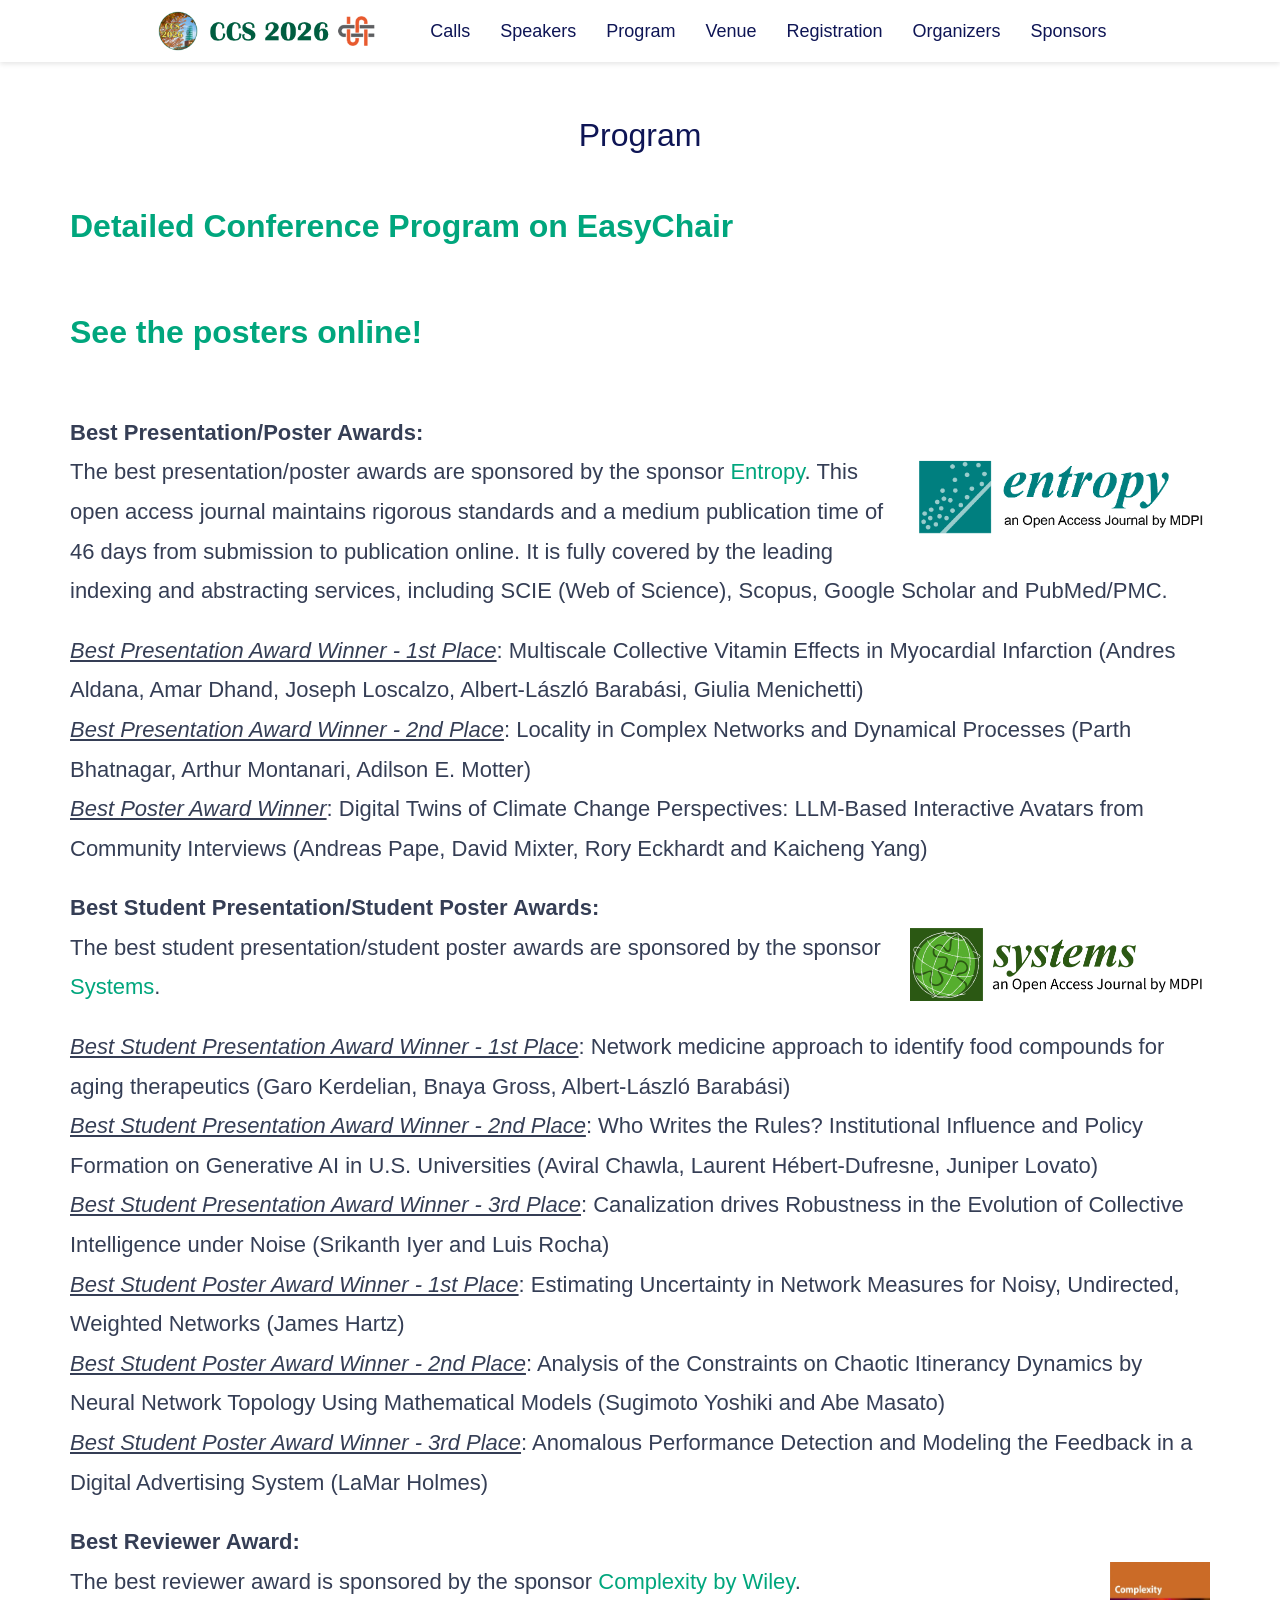
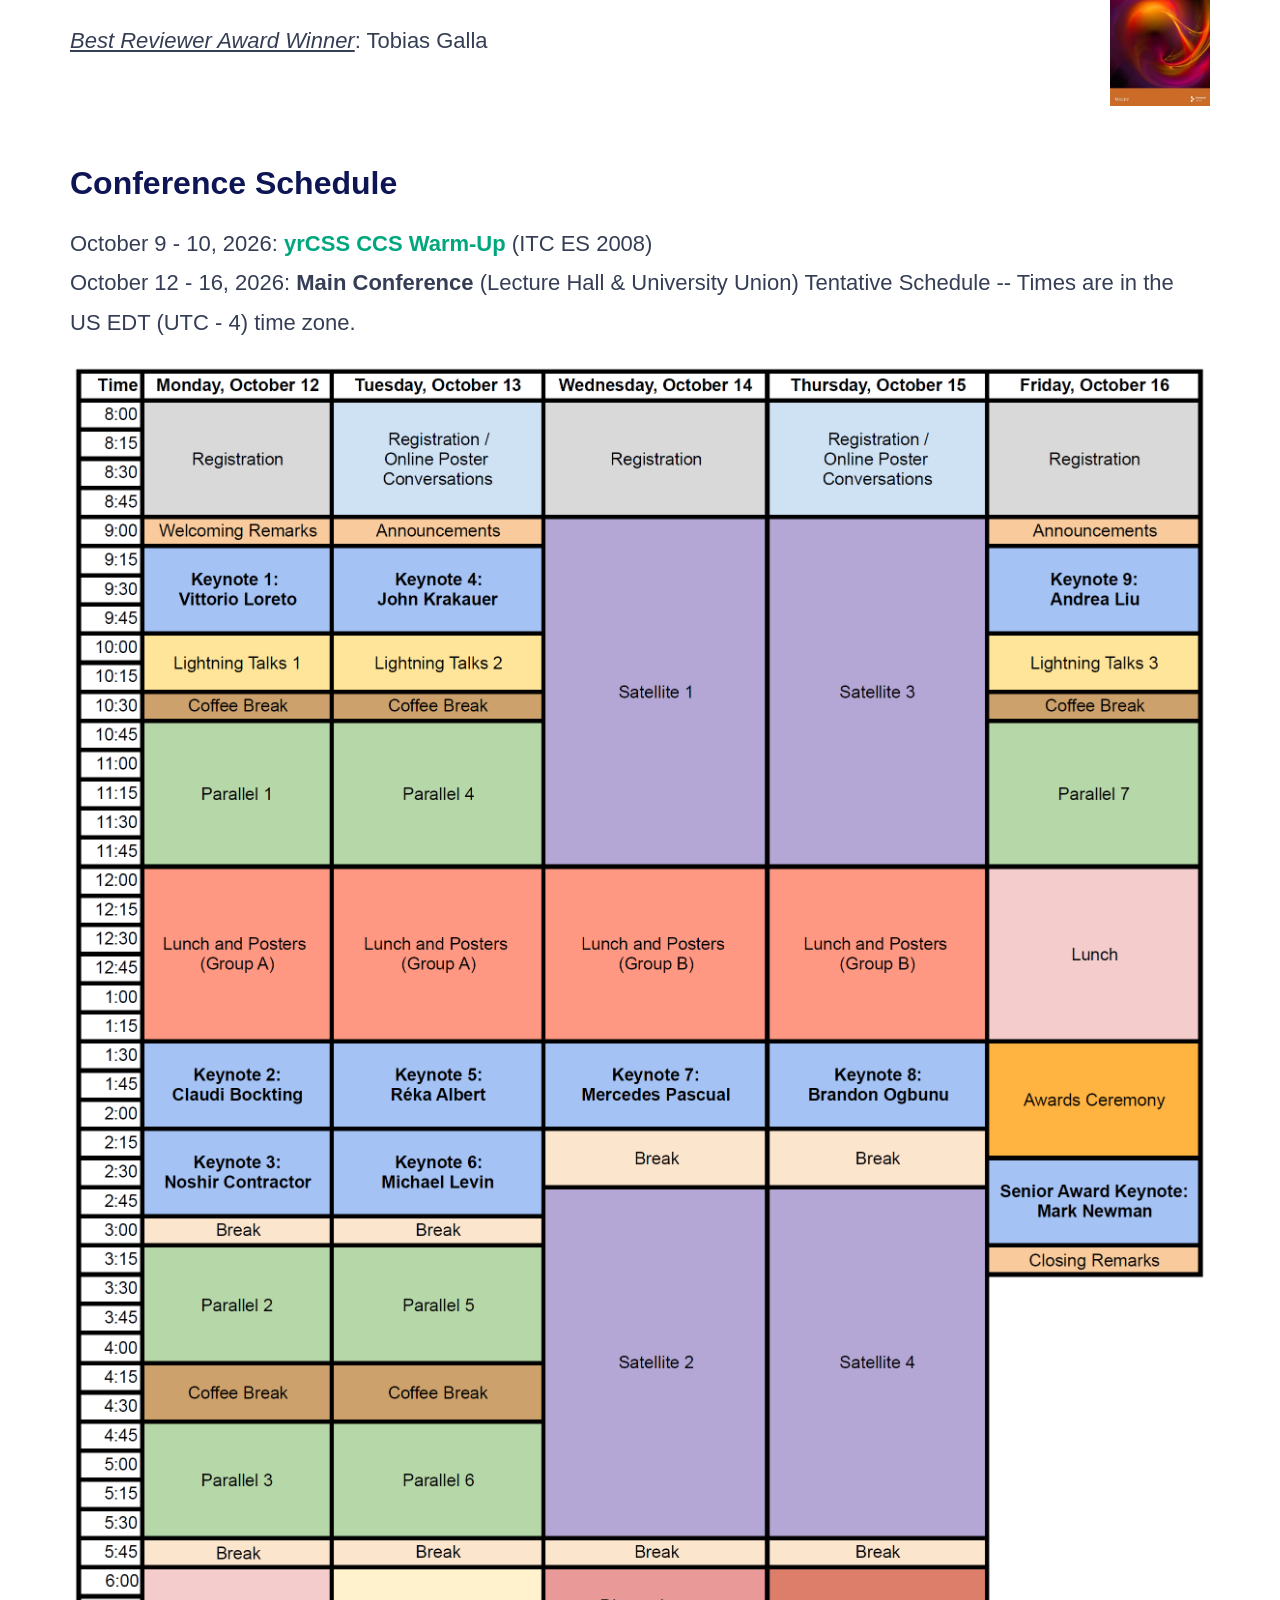
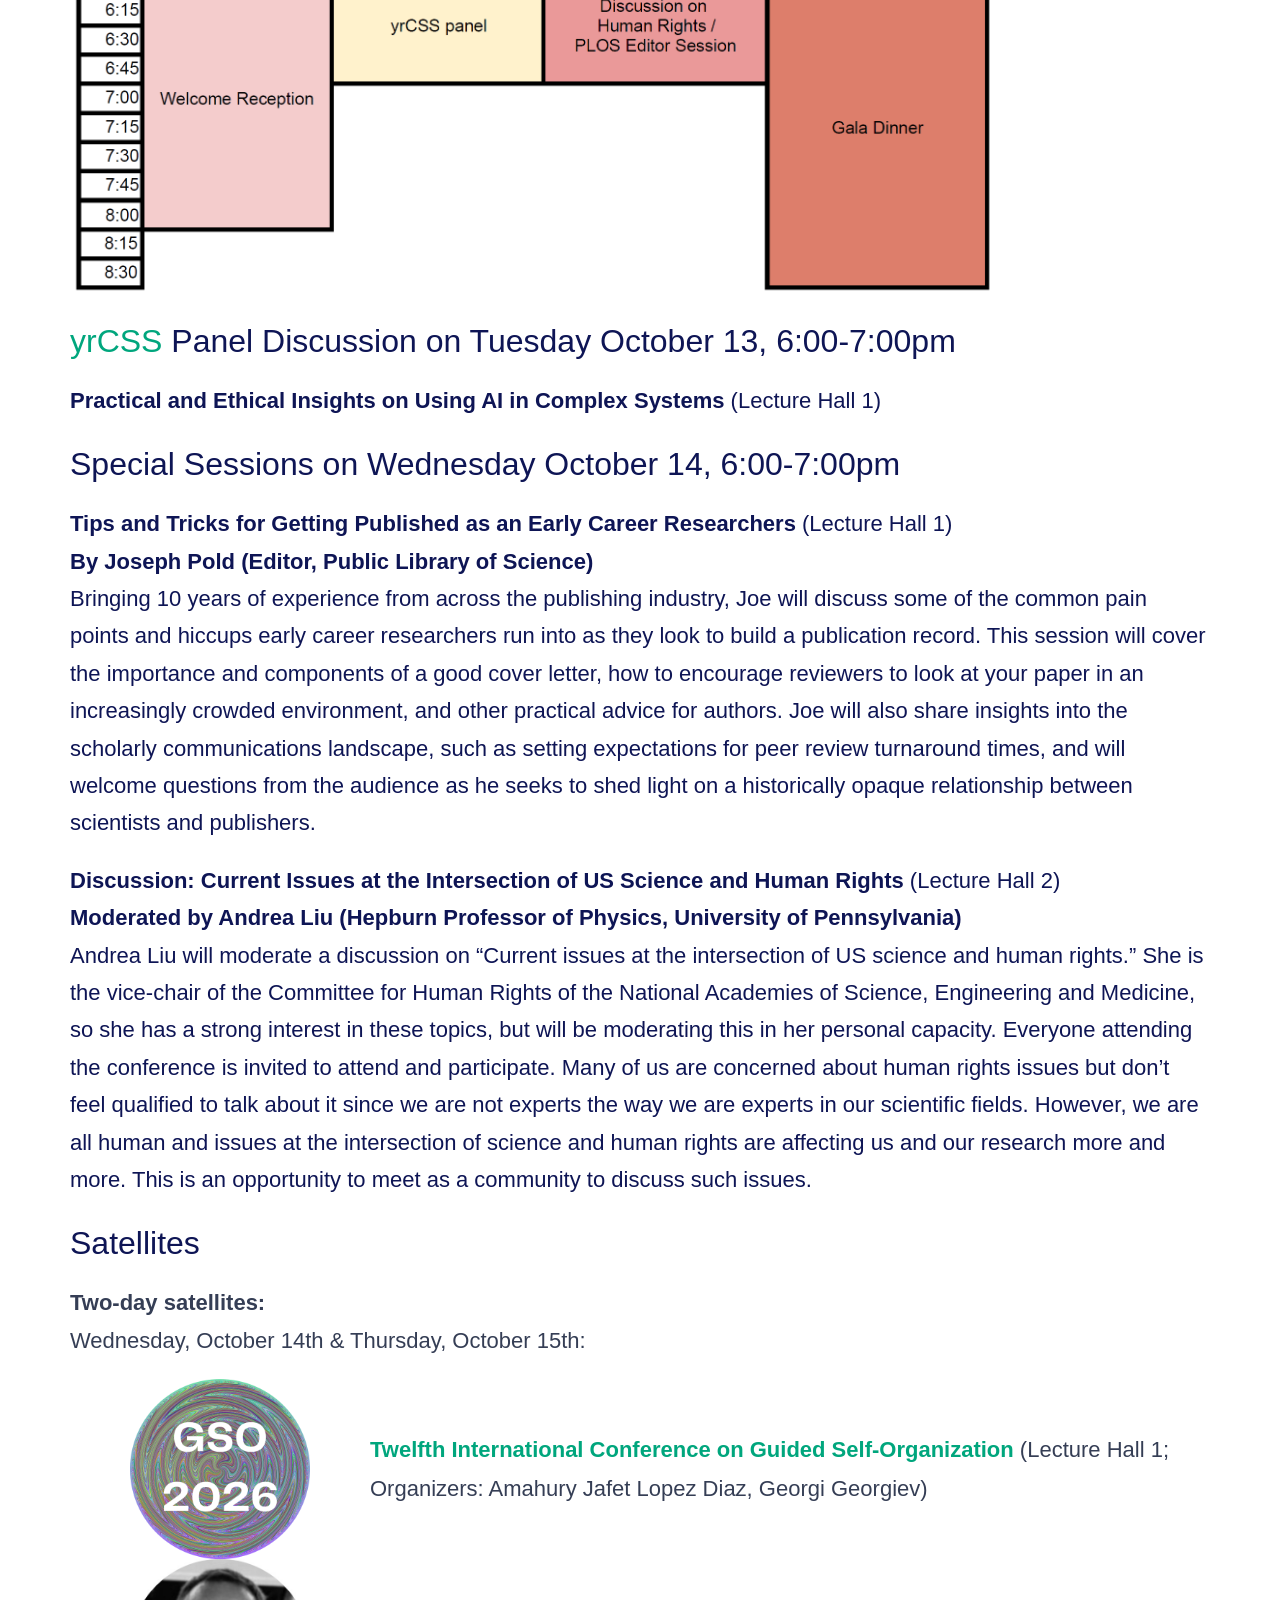
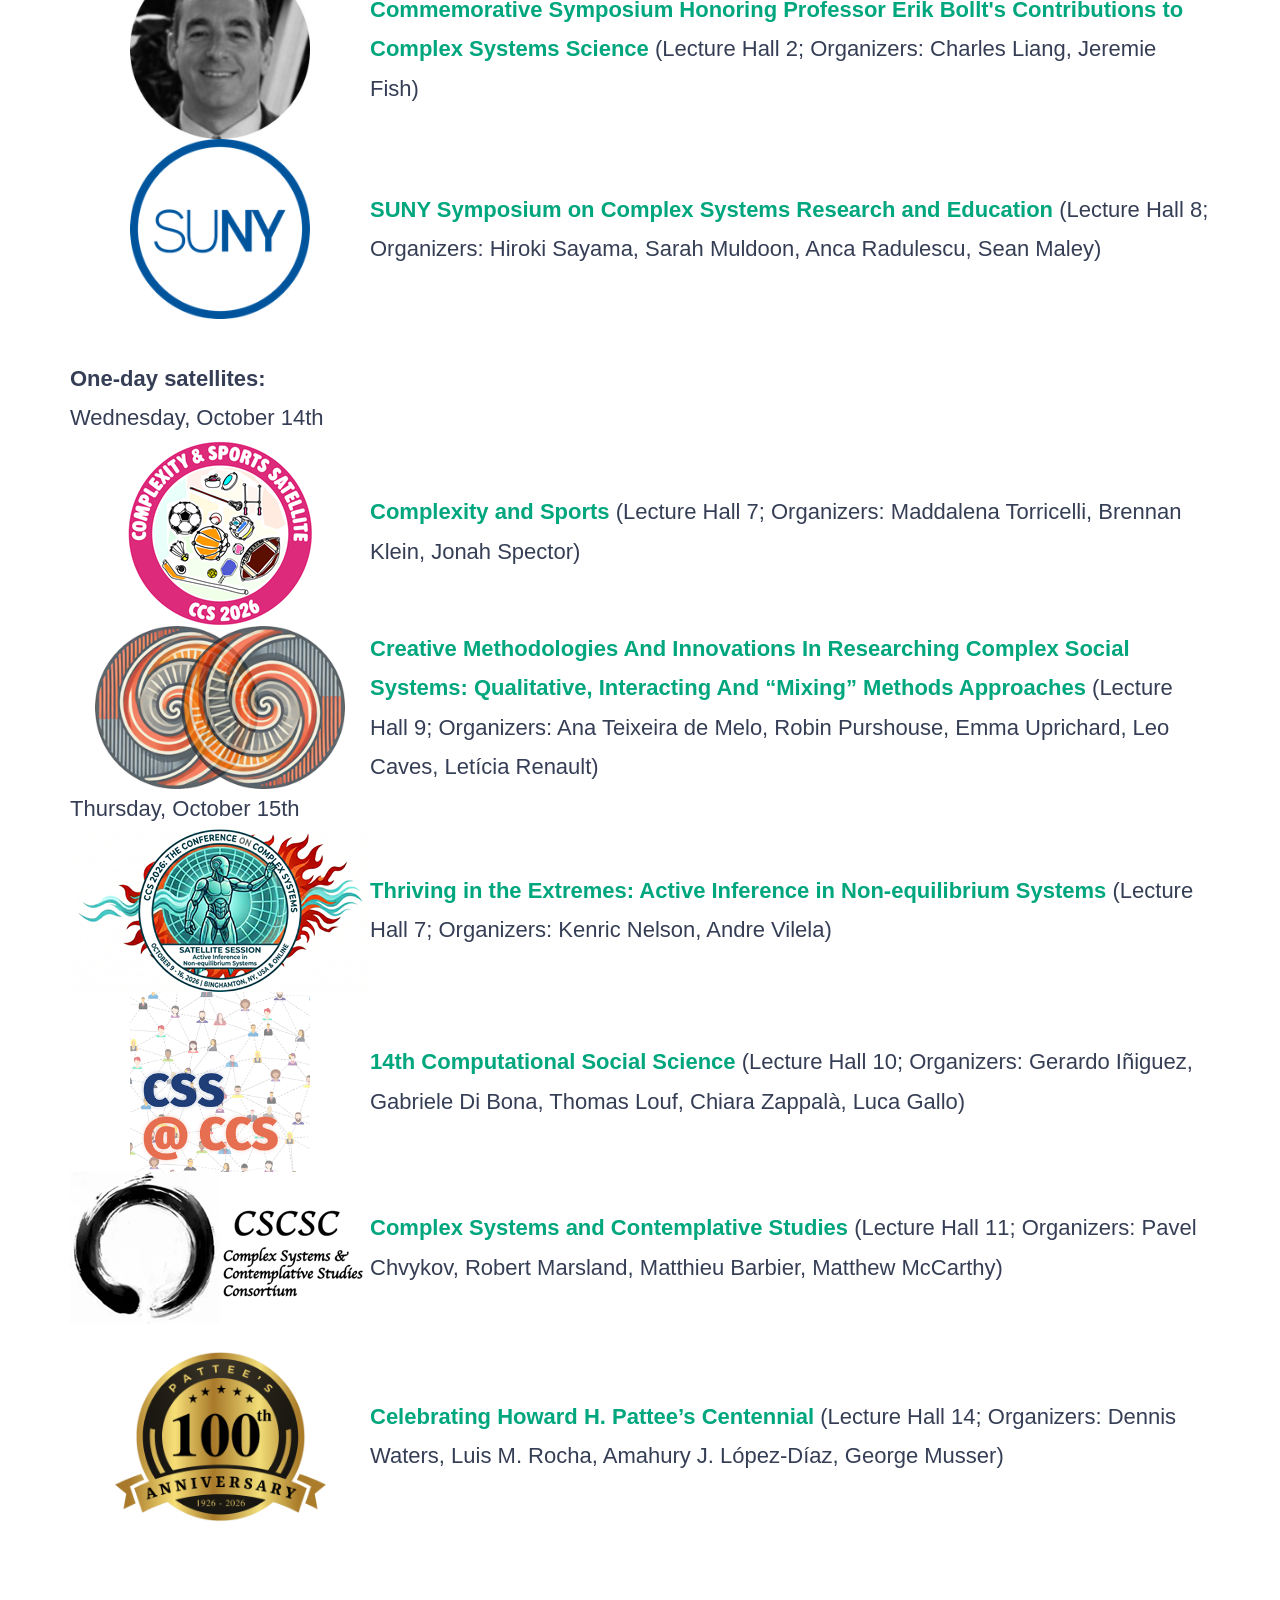
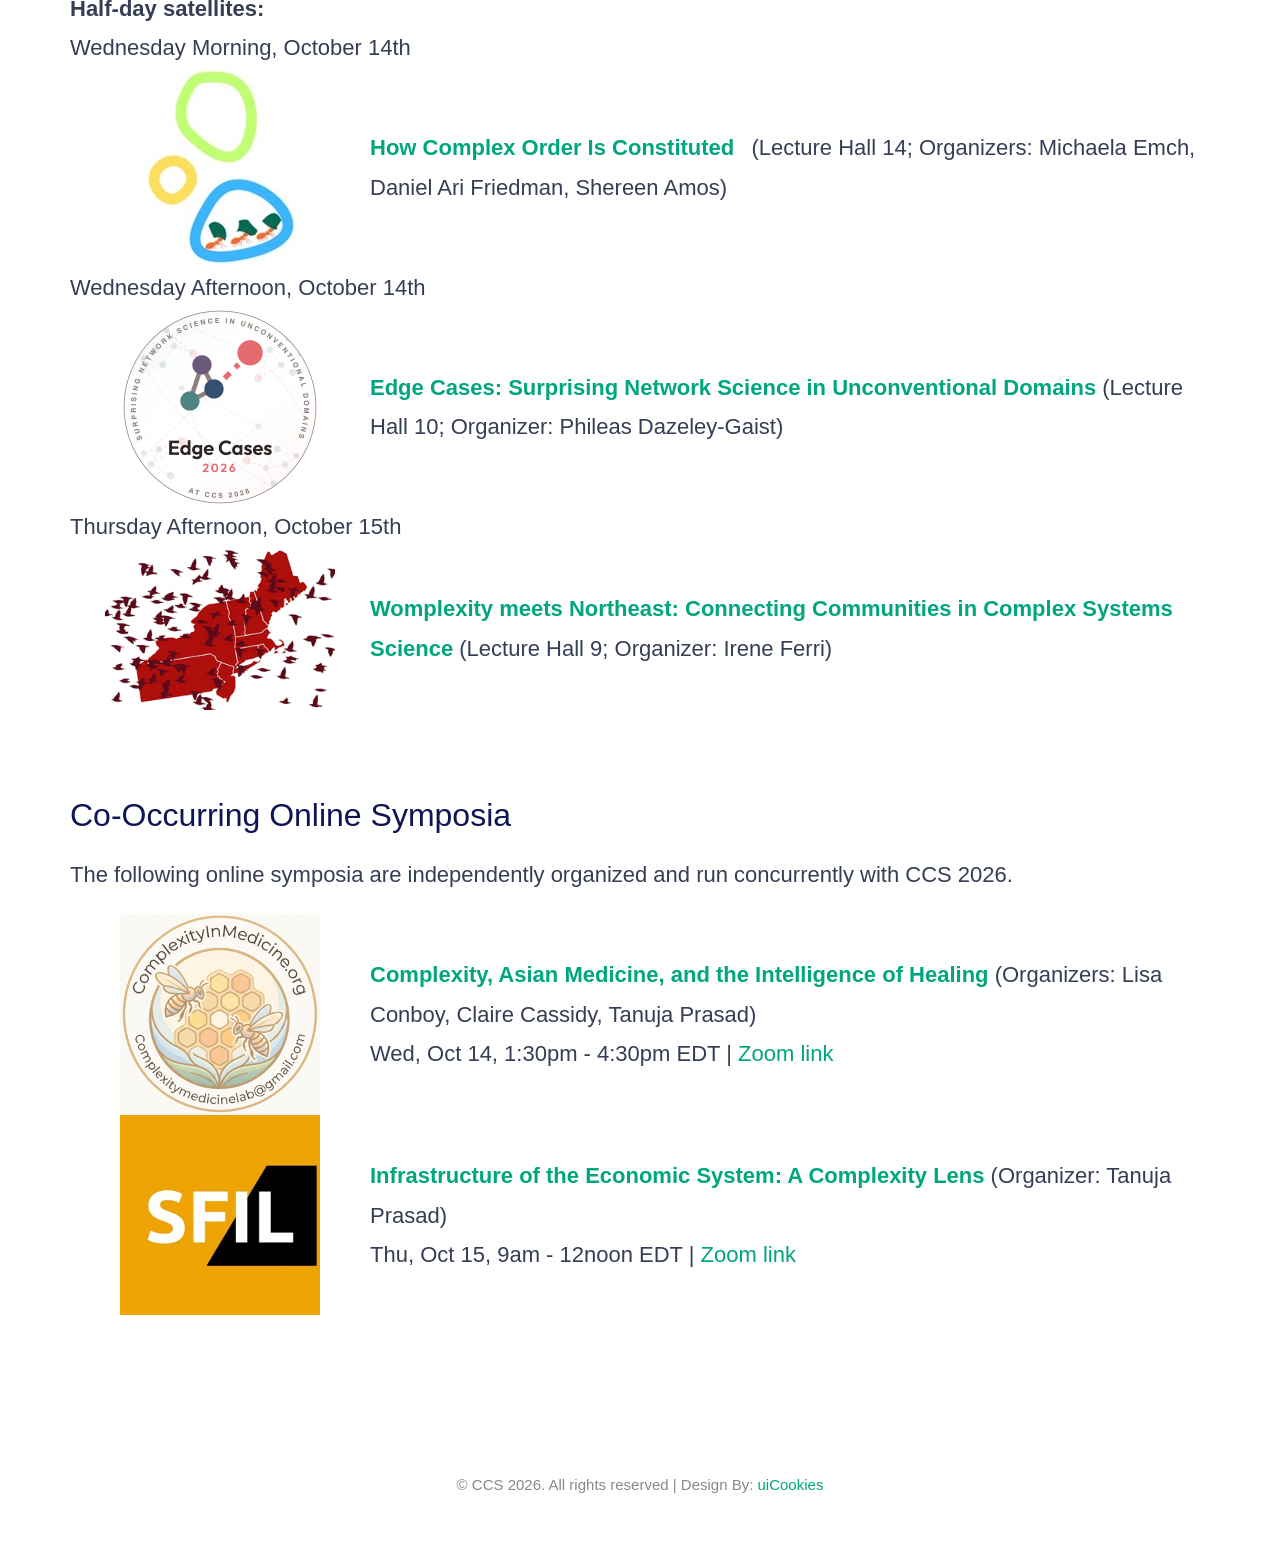
<file: program.html>
<!DOCTYPE html>
<html>
<head>
    <meta charset="utf-8">
    <meta http-equiv="X-UA-Compatible" content="IE=edge">
    <meta name="viewport" content="width=device-width, initial-scale=1">
    <title>CCS 2026: The 2026 Conference on Complex Systems @ Binghamton, NY, USA</title>

    <!-- favicon -->
    <link href="favicon.png" rel=icon>

    <!-- web-fonts -->
<link href='https://fonts.googleapis.com/css?family=Raleway' rel='stylesheet' type='text/css'>
</style>
    <!-- Bootstrap -->
    <link href="css/bootstrap.min.css" rel="stylesheet">

    <!-- Style CSS -->
    <link href="css/style.css" rel="stylesheet">

    <!-- HTML5 shim and Respond.js for IE8 support of HTML5 elements and media queries -->
    <!-- WARNING: Respond.js doesn't work if you view the page via file:// -->
    <!--[if lt IE 9]>
    <script src="https://oss.maxcdn.com/html5shiv/3.7.2/html5shiv.min.js"></script>
    <script src="https://oss.maxcdn.com/respond/1.4.2/respond.min.js"></script>
    <![endif]-->
</head>
<body id="page-top" data-spy="scroll" data-target=".navbar">
<div id="main-wrapper">
    <!-- Page Preloader -->
    <div id="preloader">
        <div id="status">
            <div class="status-mes"></div>
        </div>
    </div>

	<header id="navbar-placeholder"></header>

	<section id="section-program" class="section-wrapper section-ajenda">
        <div class="container">
            <div class="row">
                <div class="col-md-12">
                    <div class="section-title">
                        <h2>Program</h2>
                    </div>
                </div>
            </div>

			<div class="row">
                <div class="col-md-12">
					<h2><a href="https://easychair.org/smart-program/CCS2026/index.html" target="_blank"><b>Detailed Conference Program on EasyChair</b></a></h2><br>
				</div>
			</div>

			<div class="row">
                <div class="col-md-12">
					<h2><a href="https://drive.google.com/drive/folders/1EgnHn2JF4Fszl071HaG7XJhOgpOZpGTU?usp=sharing" target="_blank"><b>See the posters online!</b></a></h2><br>
				</div>
			</div>

			<div>
<p>
<b>Best Presentation/Poster Awards:</b><br>
	<a href="https://www.mdpi.com/journal/entropy" target="_blank"><img alt="Entropy by MDPI" src="./img/entropy-logo.png" width=300 style="float: right; margin-left: 15px;"></a>
The best presentation/poster awards are sponsored by the sponsor <a href="https://www.mdpi.com/journal/entropy" target="_blank">Entropy</a>. This open access journal maintains rigorous standards and a medium publication time of 46 days from submission to publication online. It is fully covered by the leading indexing and abstracting services, including SCIE (Web of Science), Scopus, Google Scholar and PubMed/PMC.
	<ul>
	<li><em><u>Best Presentation Award Winner - 1st Place</u></em>:
	Multiscale Collective Vitamin Effects in Myocardial Infarction (Andres Aldana, Amar Dhand, Joseph Loscalzo, Albert-László Barabási, Giulia Menichetti)</li>
	<li><em><u>Best Presentation Award Winner - 2nd Place</u></em>:
	Locality in Complex Networks and Dynamical Processes (Parth Bhatnagar, Arthur Montanari, Adilson E. Motter)</li>
	<li><em><u>Best Poster Award Winner</u></em>:
	Digital Twins of Climate Change Perspectives: LLM-Based Interactive Avatars from Community Interviews (Andreas Pape, David Mixter, Rory Eckhardt and Kaicheng Yang)</li>
	</ul>
</p>
<p>
<b>Best Student Presentation/Student Poster Awards:</b><br>
	<a href="https://www.mdpi.com/journal/systems" target="_blank"><img alt="Systems by MDPI" src="./img/systems_logo.png" width=300 style="float: right; margin-left: 15px;"></a>
The best student presentation/student poster awards are sponsored by the sponsor <a href="https://www.mdpi.com/journal/systems" target="_blank">Systems</a>.
	<ul>
	<li><em><u>Best Student Presentation Award Winner - 1st Place</u></em>:
	Network medicine approach to identify food compounds for aging therapeutics (Garo Kerdelian, Bnaya Gross, Albert-László Barabási)</li>
	<li><em><u>Best Student Presentation Award Winner - 2nd Place</u></em>:
	Who Writes the Rules? Institutional Influence and Policy Formation on Generative AI in U.S. Universities (Aviral Chawla, Laurent Hébert-Dufresne, Juniper Lovato)</li>
	<li><em><u>Best Student Presentation Award Winner - 3rd Place</u></em>:
	Canalization drives Robustness in the Evolution of Collective Intelligence under Noise (Srikanth Iyer and Luis Rocha)</li>
	<li><em><u>Best Student Poster Award Winner - 1st Place</u></em>:
	Estimating Uncertainty in Network Measures for Noisy, Undirected, Weighted Networks (James Hartz)</li>
	<li><em><u>Best Student Poster Award Winner - 2nd Place</u></em>:
	Analysis of the Constraints on Chaotic Itinerancy Dynamics by Neural Network Topology Using Mathematical Models (Sugimoto Yoshiki and Abe Masato)</li>
	<li><em><u>Best Student Poster Award Winner - 3rd Place</u></em>:
	Anomalous Performance Detection and Modeling the Feedback in a Digital Advertising System (LaMar Holmes)</li>
	</ul>
</p>
<p>
<b>Best Reviewer Award:</b><br>
	<a href="https://onlinelibrary.wiley.com/journal/8503" target="_blank"><img alt="Complexity by Wiley" src="./img/wiley-logo.png" width=100 style="float: right; margin-left: 15px;"></a>
The best reviewer award is sponsored by the sponsor <a href="https://onlinelibrary.wiley.com/journal/8503" target="_blank">Complexity by Wiley</a>.
	<ul>
	<li><em><u>Best Reviewer Award Winner</u></em>:
	Tobias Galla</li>
	</ul>
</p>

			</div>

			<div class="row">
                <div class="col-md-12">
					<h2>&nbsp;<br><b>Conference Schedule</b></h2>
				</div>
			</div>

			<div class="row">
                <div class="col-md-12">
					October 9 - 10, 2026: <a href="https://yrcss.cssociety.org/warm-up/2026-binghamton/" target="_blank"><b>yrCSS CCS Warm-Up</b></a> (ITC ES 2008)
				</div>
			</div>

			<div class="row">
                <div class="col-md-12">
					<p>
					October 12 - 16, 2026: <b>Main Conference</b> (Lecture Hall &amp; University Union)
					Tentative Schedule -- Times are in the US EDT (UTC - 4) time zone.
					</p>
                    <p class="lead" align="left">
						<a href="./main-conference-schedule.png" target="_blank"><img alt="CCS 2026 tentative conference schedule" src="main-conference-schedule.png" width=100%></a>
					</p>
				</div>
			</div>
			
			<div class="row">
                <div class="col-md-12">
					<h2><a href="https://yrcss.cssociety.org/" target="_blank">yrCSS</a> Panel Discussion on Tuesday October 13, 6:00-7:00pm<h2>
                    <p class="lead" align="left">
						<b>Practical and Ethical Insights on Using AI in Complex Systems</b> (Lecture Hall 1)<br>
					</p>
				</div>
			</div>			

			<div class="row">
                <div class="col-md-12">
					<h2>Special Sessions on Wednesday October 14, 6:00-7:00pm<h2>
                    <p class="lead" align="left">
						<b>Tips and Tricks for Getting Published as an Early Career Researchers</b> (Lecture Hall 1)<br>
						<b>By Joseph Pold (Editor, Public Library of Science)</b><br>
						Bringing 10 years of experience from across the publishing industry, Joe will discuss some of the common pain points and hiccups early career researchers run into as they look to build a publication record. This session will cover the importance and components of a good cover letter, how to encourage reviewers to look at your paper in an increasingly crowded environment, and other practical advice for authors. Joe will also share insights into the scholarly communications landscape, such as setting expectations for peer review turnaround times, and will welcome questions from the audience as he seeks to shed light on a historically opaque relationship between scientists and publishers.
					</p>
                    <p class="lead" align="left">
						<b>Discussion: Current Issues at the Intersection of US Science and Human Rights</b> (Lecture Hall 2)<br>
						<b>Moderated by Andrea Liu (Hepburn Professor of Physics, University of Pennsylvania)</b><br>
						Andrea Liu will moderate a discussion on “Current issues at the intersection of US science and human rights.” She is the vice-chair of the Committee for Human Rights of the National Academies of Science, Engineering and Medicine, so she has a strong interest in these topics, but will be moderating this in her personal capacity.  Everyone attending the conference is invited to attend and participate. Many of us are concerned about human rights issues but don’t feel qualified to talk about it since we are not experts the way we are experts in our scientific fields. However, we are all human and issues at the intersection of science and human rights are affecting us and our research more and more. This is an opportunity to meet as a community to discuss such issues. 
					</p>
				</div>
			</div>
			
			<div class="row">
                <div class="col-md-12">
					<h2>Satellites</h2>
                    <p class="lead" align="left">

						<b>Two-day satellites:</b><br>
						Wednesday, October 14th &amp; Thursday, October 15th:
<table>
<tr><td style="width:300px; max-width: 30vw; height: auto; text-align: center;"><a href="https://www.guided-self.org/gso-2026.html" target="_blank"><img src="img/gso_satellite_logo.png" style="max-width: 100%; height: auto;" width=180></a></td><td>
<a href="https://www.guided-self.org/gso-2026.html" target="_blank"><b>Twelfth International Conference on Guided Self-Organization</b></a> (Lecture Hall 1; Organizers: Amahury Jafet Lopez Diaz, Georgi Georgiev)
</td></tr>
<tr><td style="width:300px; max-width: 30vw; height: auto; text-align: center;"><a href="https://sites.clarkson.edu/c3s2/" target="_blank"><img src="img/EB-logo.jpg" style="max-width: 100%; height: auto;" width=180></a></td><td>
<a href="https://sites.clarkson.edu/c3s2/" target="_blank"><b>Commemorative Symposium Honoring Professor Erik Bollt's Contributions to Complex Systems Science</b></a> (Lecture Hall 2; Organizers: Charles Liang, Jeremie Fish)
</td></tr>
<tr><td style="width:300px; max-width: 30vw; height: auto; text-align: center;"><a href="https://sites.google.com/binghamton.edu/suny-symposium-complex-systems" target="_blank"><img src="img/SUNY-logo.png" style="max-width: 100%; height: auto;" width=180></a></td><td>
<a href="https://sites.google.com/binghamton.edu/suny-symposium-complex-systems" target="_blank"><b>SUNY Symposium on Complex Systems Research and Education</b></a> (Lecture Hall 8; Organizers: Hiroki Sayama, Sarah Muldoon, Anca Radulescu, Sean Maley)
</td></tr>
</table>
&nbsp;<br>
					<b>One-day satellites:</b><br>
					Wednesday, October 14th
<table>
<tr><td style="width:300px; max-width: 30vw; height: auto; text-align: center;"><a href="https://sites.google.com/view/sportsatccs2026" target="_blank"><img src="img/Complexity of Sports.png" style="max-width: 100%; height: auto;" width=200></a></td><td>
<a href="https://sites.google.com/view/sportsatccs2026" target="_blank"><b>Complexity and Sports</b></a>
	(Lecture Hall 7; Organizers: Maddalena Torricelli, Brennan Klein, Jonah Spector)
</td></tr>
<tr><td style="width:300px; max-width: 30vw; height: auto; text-align: center;"><a href="https://www.complexthinking.org/creative-methodologies-and-innovations-2nd" target="_blank"><img src="img/Creative Methodologies And Innovations.png" style="max-width: 100%; height: auto;" width=250></a></td><td>
<a href="https://www.complexthinking.org/creative-methodologies-and-innovations-2nd" target="_blank"><b>Creative Methodologies And Innovations In Researching Complex Social Systems: Qualitative, Interacting And &ldquo;Mixing&rdquo; Methods Approaches</b></a> 
	(Lecture Hall 9; Organizers: Ana Teixeira de Melo, Robin Purshouse, Emma Uprichard, Leo Caves, Letícia Renault)
</td></tr>
</table>
					Thursday, October 15th
<table>
<tr><td style="width:300px; max-width: 30vw; height: auto; text-align: center;"><a href="https://www.photrek.io/thriving-extremes-css2026" target="_blank"><img src="img/Thriving in the Chaos.png" style="max-width: 100%; height: auto;" width=300></a></td><td>
<a href="https://www.photrek.io/thriving-extremes-css2026" target="_blank"><b>Thriving in the Extremes: Active Inference in Non-equilibrium Systems</b></a> (Lecture Hall 7; Organizers: Kenric Nelson, Andre Vilela)
</td></tr>
<tr><td style="width:300px; max-width: 30vw; height: auto; text-align: center;"><a href="https://sites.google.com/view/css-ccs/home" target="_blank"><img src="img/CSS_CCS_logo.png" style="max-width: 100%; height: auto;" width=180></a></td><td>
<a href="https://sites.google.com/view/css-ccs/home" target="_blank"><b>14th Computational Social Science</b></a> (Lecture Hall 10; Organizers: Gerardo Iñiguez, Gabriele Di Bona, Thomas Louf, Chiara Zappalà, Luca Gallo)
</td></tr>
<tr><td style="width:300px; max-width: 30vw; height: auto; text-align: center;"><a href="https://cscsc.notion.site/Complex-Systems-and-Contemplative-Studies-CCS26-31bd8cae0cfe809fa99af7a5fed7585f" target="_blank"><img src="img/CSCSC logo.png" style="max-width: 100%; height: auto;" width=300></a></td><td>
<b><a href="https://cscsc.notion.site/Complex-Systems-and-Contemplative-Studies-CCS26-31bd8cae0cfe809fa99af7a5fed7585f" target="_blank">Complex Systems and Contemplative Studies</a></b> (Lecture Hall 11; Organizers: Pavel Chvykov, Robert Marsland, Matthieu Barbier, Matthew McCarthy)
</td></tr>
<tr><td style="width:300px; max-width: 30vw; height: auto; text-align: center;"><a href="https://sites.google.com/binghamton.edu/pattee-100" target="_blank"><img src="img/pattee_satellite_logo.png" style="max-width: 100%; height: auto;" width=225></a></td><td>
<a href="https://sites.google.com/binghamton.edu/pattee-100" target="_blank"><b>Celebrating Howard H. Pattee’s Centennial</b></a> 
	(Lecture Hall 14; Organizers: Dennis Waters, Luis M. Rocha, Amahury J. López-Díaz, George Musser)
</td></tr>
</table>
&nbsp;<br>
					<b>Half-day satellites:</b><br>
					Wednesday Morning, October 14th 
<table>
<!--
<tr><td style="width:300px; max-width: 30vw; height: auto; text-align: center;"><a href="https://sites.google.com/view/crab2026/home" target="_blank"><img src="img/CRAB logo.png" style="max-width: 100%; height: auto;" width=200></a></td><td>
<a href="https://sites.google.com/view/crab2026/home" target="_blank"><b>Complexity Research in Animal Behaviour (CRAB)</b></a> 
	(Lecture Hall 10; Organizers: Josefine Bohr Brask, Eduardo Colombo, Luis Gómez-Nava, Iacopo Iacopini, Rafael Menezes, Sara Neven, Matthew J. Silk)
</td></tr>
-->
<tr><td style="width:300px; max-width: 30vw; height: auto; text-align: center;"><a href="https://bioinfused.my.canva.site/how-complex-order-is-constituted" target="_blank"><img src="img/Biomimicry CCS26.jpeg" style="max-width: 100%; height: auto;" width=200></a></td><td>
<a href="https://bioinfused.my.canva.site/how-complex-order-is-constituted" target="_blank"><b>How Complex Order Is Constituted</b></a> 
	(Lecture Hall 14; Organizers: Michaela Emch, Daniel Ari Friedman, Shereen Amos)
</td></tr>
</table>
					Wednesday Afternoon, October 14th 
<table>
<tr><td style="width:300px; max-width: 30vw; height: auto; text-align: center;"><a href="https://edgecases2026.org/" target="_blank"><img src="img/edge-cases.jpeg" style="max-width: 100%; height: auto;" width=200></a></td><td>
<a href="https://edgecases2026.org/" target="_blank"><b>Edge Cases: Surprising Network Science in Unconventional Domains</b></a> (Lecture Hall 10; Organizer: Phileas Dazeley-Gaist)
</td></tr>
</table>
					Thursday Afternoon, October 15th 
<table>
<tr><td style="width:300px; max-width: 30vw; height: auto; text-align: center;"><a href="https://css-usne.github.io/womplexity-meets-northeast/#home" target="_blank"><img src="img/Womplexity.png" style="max-width: 100%; height: auto;" width=230></a></td><td>
<a href="https://css-usne.github.io/womplexity-meets-northeast/#home" target="_blank"><b>Womplexity meets Northeast: Connecting Communities in Complex Systems Science</b></a> (Lecture Hall 9; Organizer: Irene Ferri)
</td></tr>
</table>

					</p>
				</div>
			</div>
					
						<p>&nbsp;</p>
						
			<div class="row">
                <div class="col-md-12">
					<h2>Co-Occurring Online Symposia</h2>
                    <p class="lead" align="left">
The following online symposia are independently organized and run concurrently with CCS 2026.
<table>
<tr><td style="width:300px; max-width: 30vw; height: auto; text-align: center;"><a href="https://www.complexityinmedicine.org/" target="_blank"><img src="img/Complexity_in_Medicine_Lab_Logo bee.png" style="max-width: 100%; height: auto;" width=200></a></td><td>
<a href="https://www.complexityinmedicine.org/" target="_blank"><b>Complexity, Asian Medicine, and the Intelligence of Healing</b></a> (Organizers: Lisa Conboy, Claire Cassidy, Tanuja Prasad)<br>
	Wed, Oct 14, 1:30pm - 4:30pm EDT  |  <a href="https://us02web.zoom.us/j/86238160060" target="_blank">Zoom link</a>
</td></tr>
<tr><td style="width:300px; max-width: 30vw; height: auto; text-align: center;"><a href="https://SysFinance.org/" target="_blank"><img src="img/SFIL Logo image 3.jpg" style="max-width: 100%; height: auto;" width=200></a></td><td>
<a href="https://SysFinance.org/" target="_blank"><b>Infrastructure of the Economic System: A Complexity Lens</b></a> (Organizer: Tanuja Prasad)<br>
	Thu, Oct 15, 9am - 12noon EDT  |  <a href="https://us02web.zoom.us/j/86938659832" target="_blank">Zoom link</a>
</td></tr>
</table> 

					</p>
				</div>
			</div>
						
    </section> 

    <footer class="footer">
        <div class="copyright-section">
            <div class="container">
                <div class="col-md-12">
                    <div class="copytext text-center">&copy; CCS 2026. All rights reserved | Design By: <a href="https://uicookies.com">uiCookies</a></div>
                </div>
            </div>
            <!-- .container -->
        </div>
        <!-- .copyright-section -->
    </footer>
    <!-- .footer -->

</div>
<!-- #main-wrapper -->


<!-- jquery -->
<script src="js/jquery-2.1.4.min.js"></script>

<!-- Bootstrap -->
<script src="js/bootstrap.min.js"></script>

<!-- Plugin JavaScript -->
<script src="js/jquery.easing.min.js"></script>

<script>
	fetch("navbar.html")
		.then(res => res.text())
		.then(html => {
		document.getElementById("navbar-placeholder").outerHTML = html;
	
		const script = document.createElement("script");
		script.src = "js/scripts.js";
		document.body.appendChild(script);
		});
</script>

<!--<script src="js/one-page-nav.js"></script>-->
<!--<script src="js/scripts.js"></script>-->
</body>
</html>
</file>
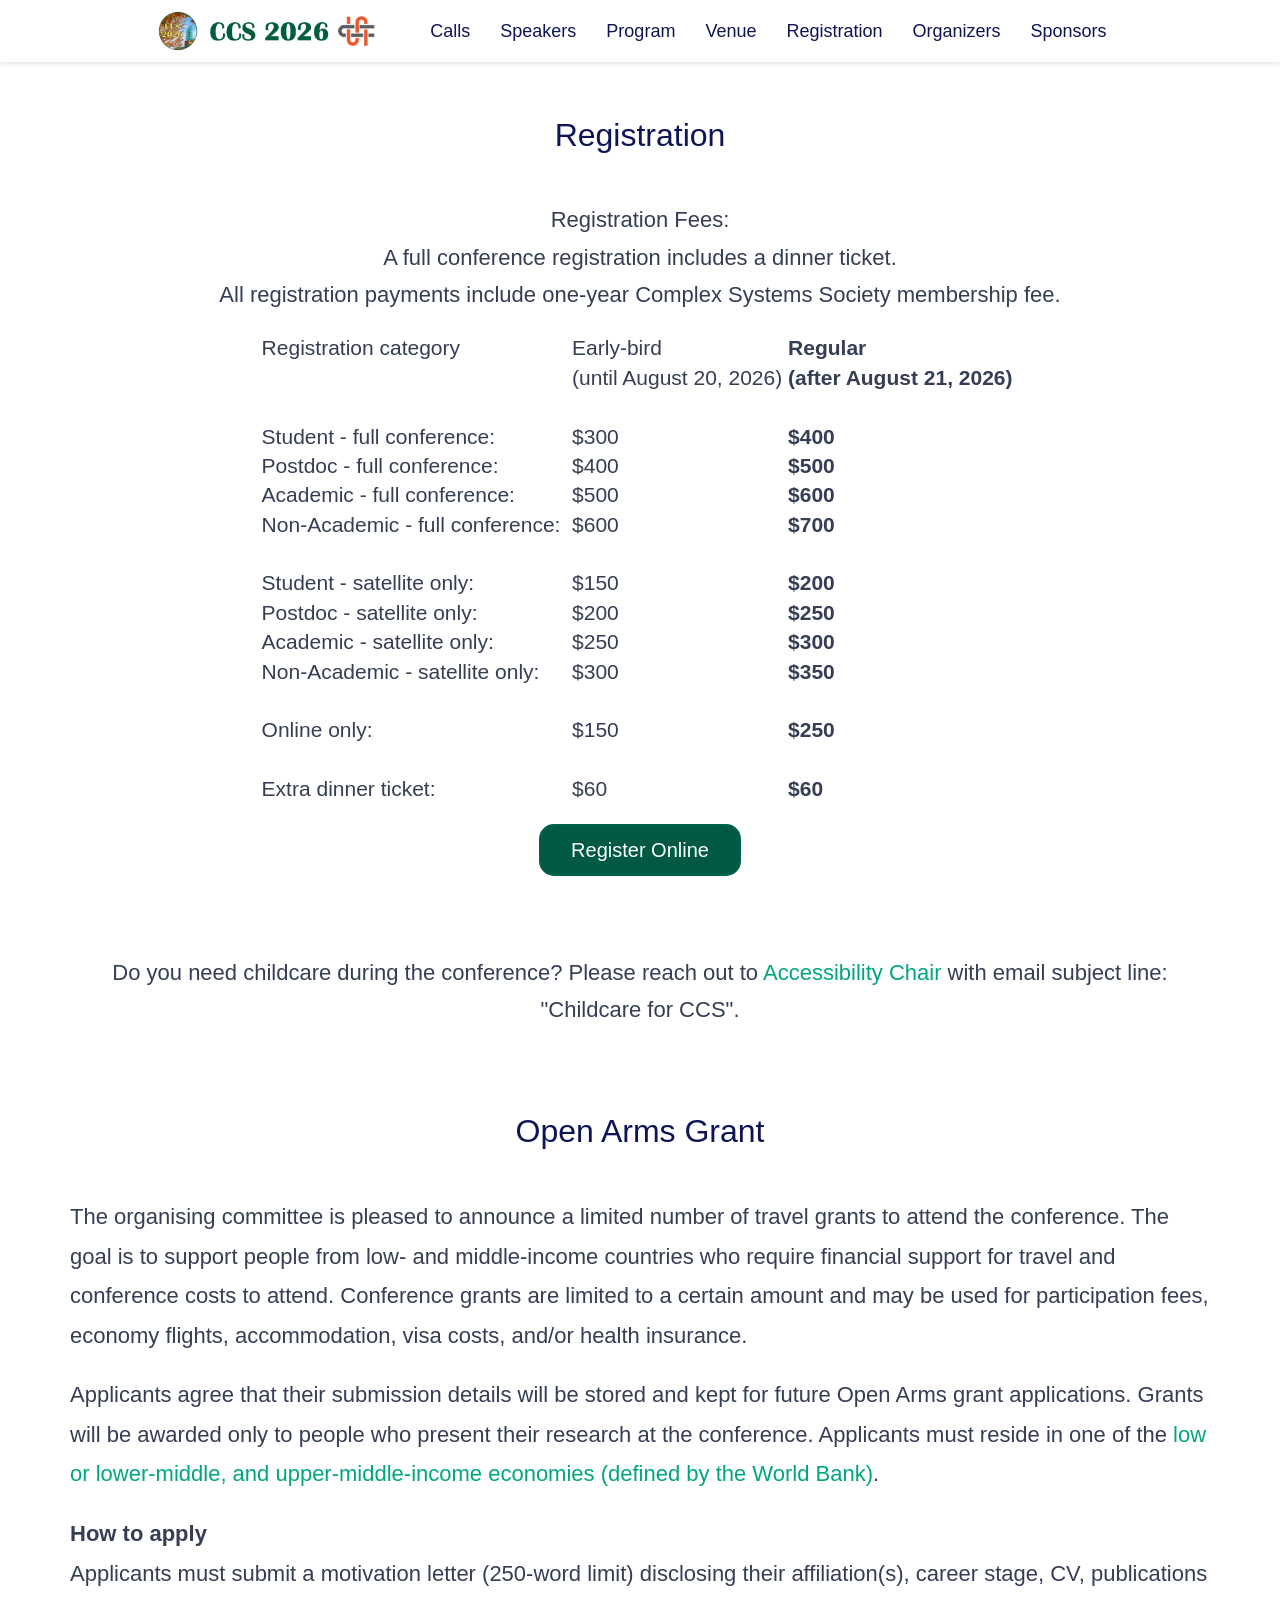
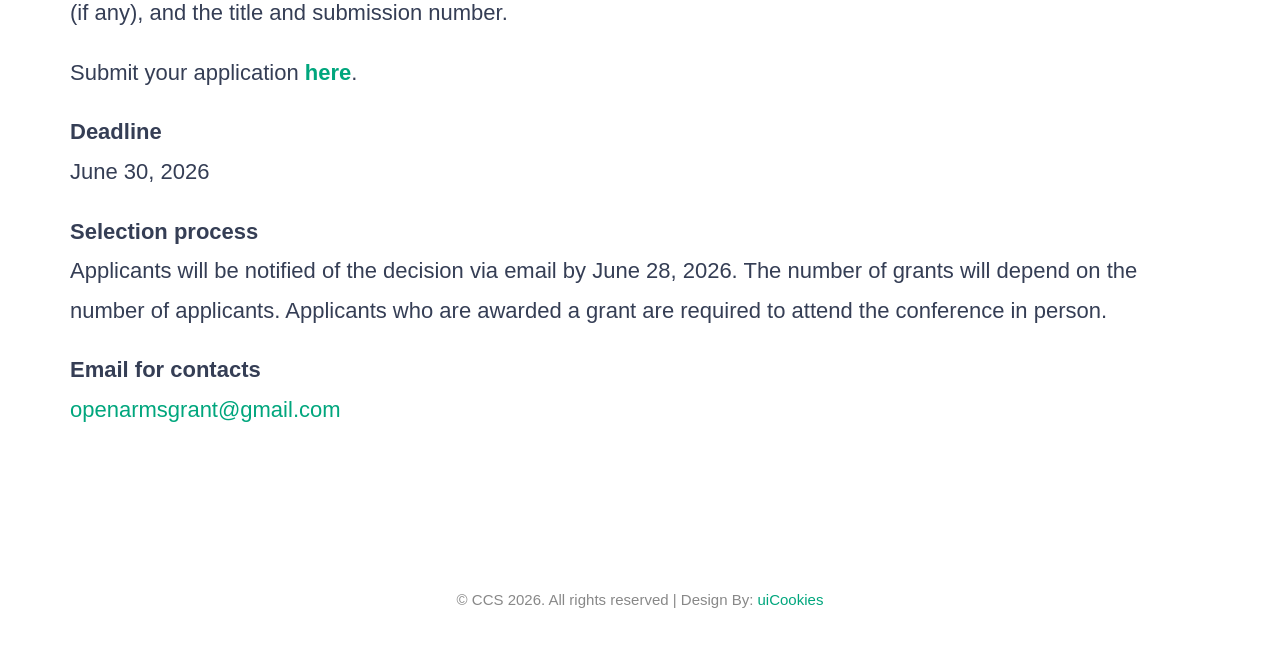
<file: registration.html>
<!DOCTYPE html>
<html>
<head>
    <meta charset="utf-8">
    <meta http-equiv="X-UA-Compatible" content="IE=edge">
    <meta name="viewport" content="width=device-width, initial-scale=1">
    <title>CCS 2026: The 2026 Conference on Complex Systems @ Binghamton, NY, USA</title>

    <!-- favicon -->
    <link href="favicon.png" rel=icon>

    <!-- web-fonts -->
<link href='https://fonts.googleapis.com/css?family=Raleway' rel='stylesheet' type='text/css'>
</style>
    <!-- Bootstrap -->
    <link href="css/bootstrap.min.css" rel="stylesheet">

    <!-- Style CSS -->
    <link href="css/style.css" rel="stylesheet">

    <!-- HTML5 shim and Respond.js for IE8 support of HTML5 elements and media queries -->
    <!-- WARNING: Respond.js doesn't work if you view the page via file:// -->
    <!--[if lt IE 9]>
    <script src="https://oss.maxcdn.com/html5shiv/3.7.2/html5shiv.min.js"></script>
    <script src="https://oss.maxcdn.com/respond/1.4.2/respond.min.js"></script>
    <![endif]-->
</head>
<body id="page-top" data-spy="scroll" data-target=".navbar">
<div id="main-wrapper">
    <!-- Page Preloader -->
    <div id="preloader">
        <div id="status">
            <div class="status-mes"></div>
        </div>
    </div>
    
	<header id="navbar-placeholder"></header>
	
    <section id="section-registration"  class="section-wrapper section-ajenda pricing-section">
        <div class="container">
            <div class="row">
                <div class="col-md-12">
                    <div class="section-title">
                        <h2>Registration</h2>
                    </div>
                </div>
            </div>

            <div class="row">
                <div class="col-md-12">
                    <p class="lead" align="center">
Registration Fees:<br>
A full conference registration includes a dinner ticket.<br>
All registration payments include one-year Complex Systems Society membership fee.
                    </p>
                    <p class="lead" align="center">
<table align="center">
<tr><td class="lead">Registration category &nbsp;</td><td class="lead">Early-bird&nbsp;</td><td class="lead"><b>Regular</b>&nbsp;</td><tr>
<tr><td class="lead">&nbsp;</td><td class="lead">(until August 20, 2026)&nbsp;</td><td class="lead"><b>(after August 21, 2026)</b>&nbsp;</td><tr>
<tr><td class="lead">&nbsp;</td><td class="lead"></td><td class="lead"></td><tr>
<tr><td class="lead">Student - full conference: &nbsp;</td><td class="lead">$300</td><td class="lead"><b>$400</b></td><tr>
<tr><td class="lead">Postdoc - full conference: &nbsp;</td><td class="lead">$400</td><td class="lead"><b>$500</b></td><tr>
<tr><td class="lead">Academic - full conference: &nbsp;</td><td class="lead">$500</td><td class="lead"><b>$600</b></td><tr>
<tr><td class="lead">Non-Academic - full conference: &nbsp;</td><td class="lead">$600</td><td class="lead"><b>$700</b></td><tr>
<tr><td class="lead">&nbsp;</td><td class="lead"></td><td class="lead"></td><tr>
<tr><td class="lead">Student - satellite only: &nbsp;</td><td class="lead">$150</td><td class="lead"><b>$200</b></td><tr>
<tr><td class="lead">Postdoc - satellite only: &nbsp;</td><td class="lead">$200</td><td class="lead"><b>$250</b></td><tr>
<tr><td class="lead">Academic - satellite only: &nbsp;</td><td class="lead">$250</td><td class="lead"><b>$300</b></td><tr>
<tr><td class="lead">Non-Academic - satellite only: &nbsp;</td><td class="lead">$300</td><td class="lead"><b>$350</b></td><tr>
<tr><td class="lead">&nbsp;</td><td class="lead"></td><td class="lead"></td><tr>
<tr><td class="lead">Online only: &nbsp;</td><td class="lead">$150</td><td class="lead"><b>$250</b></td><tr>
<tr><td class="lead">&nbsp;</td><td class="lead"></td><td class="lead"></td><tr>
<tr><td class="lead">Extra dinner ticket: &nbsp;</td><td class="lead">$60</td><td class="lead"><b>$60</b></td><tr>
</table>
                    </p>
                    <p class="lead" align="center">
<a href="https://www.eventbrite.com/e/ccs-2026-the-2026-conference-on-complex-systems-tickets-1980209776748" target="_blank"><button type="button" class="btn btn-primary btn-pill">Register Online</button></a>
                    </p>
                    <p class="lead" align="center">
	&nbsp;
                    </p>
                    <p class="lead" align="center">
Do you need childcare during the conference? Please reach out to <a href="mailto:stulkjesso@binghamton.edu">Accessibility Chair</a> with email subject line: "Childcare for CCS".
					</p>
                    <p class="lead" align="center">
	&nbsp;
                    </p>
                </div>
            </div>
			
            <div class="row">
                <div id="open-arms-grant" class="col-md-12">
                    <div class="section-title">
                        <h2>Open Arms Grant</h2>
                    </div>
                </div>

                <div class="col-md-12">
		      <table>
<tr><td>
<p>
The organising committee is pleased to announce a limited number of travel grants to attend the conference. The goal is to support people from low- and middle-income countries who require financial support for travel and conference costs to attend. Conference grants are limited to a certain amount and may be used for participation fees, economy flights, accommodation, visa costs, and/or health insurance.
</p>
<p>
Applicants agree that their submission details will be stored and kept for future Open Arms grant applications.
Grants will be awarded only to people who present their research at the conference.
Applicants must reside in one of the <a href="https://datahelpdesk.worldbank.org/knowledgebase/articles/906519-world-bank-country-and-lending-groups" target="_blank">low or lower-middle, and upper-middle-income economies (defined by the World Bank)</a>. 
</p>
</td></tr>
<tr><td><b>How to apply</b></td></tr>
<tr><td>
<p>
Applicants must submit a motivation letter (250-word limit) disclosing their affiliation(s), career stage, CV, publications (if any), and the title and submission number. 
</p>
<p>
Submit your application <b><a href="https://forms.gle/7W2BKHxZtdsEeiUz9" target="_blank">here</a></b>.
</p>
</td></tr>
<tr><td><b>Deadline</b></td></tr>
<tr><td>
<p>
June 30, 2026
</td></tr>
<tr><td><b>Selection process</b></td></tr>
<tr><td>
<p>
Applicants will be notified of the decision via email by June 28, 2026. The number of grants will depend on the number of applicants. Applicants who are awarded a grant are required to attend the conference in person.
</p>
</td></tr>
<tr><td><b>Email for contacts</b></td></tr>
<tr><td>
<p>
<a href="mailto:openarmsgrant@gmail.com">openarmsgrant@gmail.com</a>
</p>  
</td></tr>
</table>
                </div>
            </div>

        </div>
    </section> 

    <footer class="footer">
        <div class="copyright-section">
            <div class="container">
                <div class="col-md-12">
                    <div class="copytext text-center">&copy; CCS 2026. All rights reserved | Design By: <a href="https://uicookies.com">uiCookies</a></div>
                </div>
            </div>
            <!-- .container -->
        </div>
        <!-- .copyright-section -->
    </footer>
    <!-- .footer -->

</div>
<!-- #main-wrapper -->


<!-- jquery -->
<script src="js/jquery-2.1.4.min.js"></script>

<!-- Bootstrap -->
<script src="js/bootstrap.min.js"></script>

<!-- Plugin JavaScript -->
<script src="js/jquery.easing.min.js"></script>

<script>
	fetch("navbar.html")
		.then(res => res.text())
		.then(html => {
		document.getElementById("navbar-placeholder").outerHTML = html;
	
		const script = document.createElement("script");
		script.src = "js/scripts.js";
		document.body.appendChild(script);
		});
</script>
<!--<script src="js/one-page-nav.js"></script>-->
<!--<script src="js/scripts.js"></script>-->
</body>
</html>
</file>
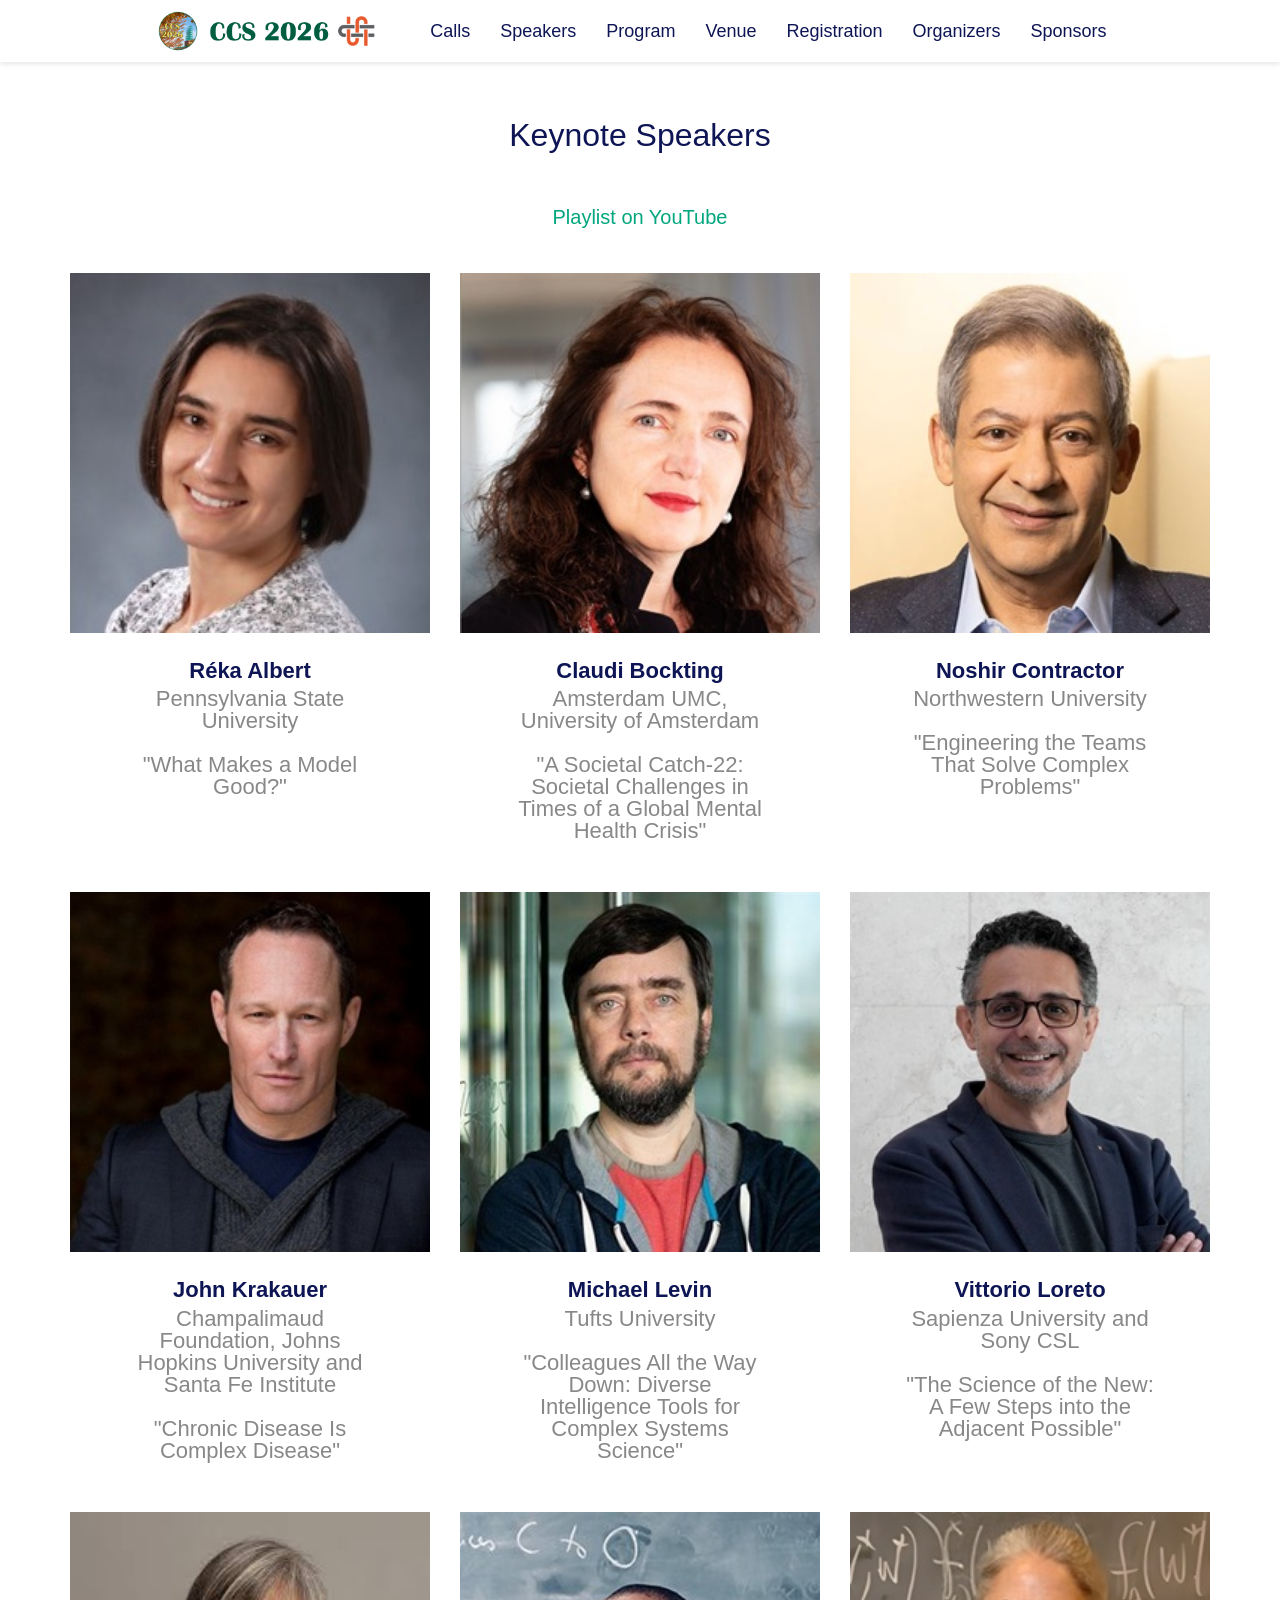
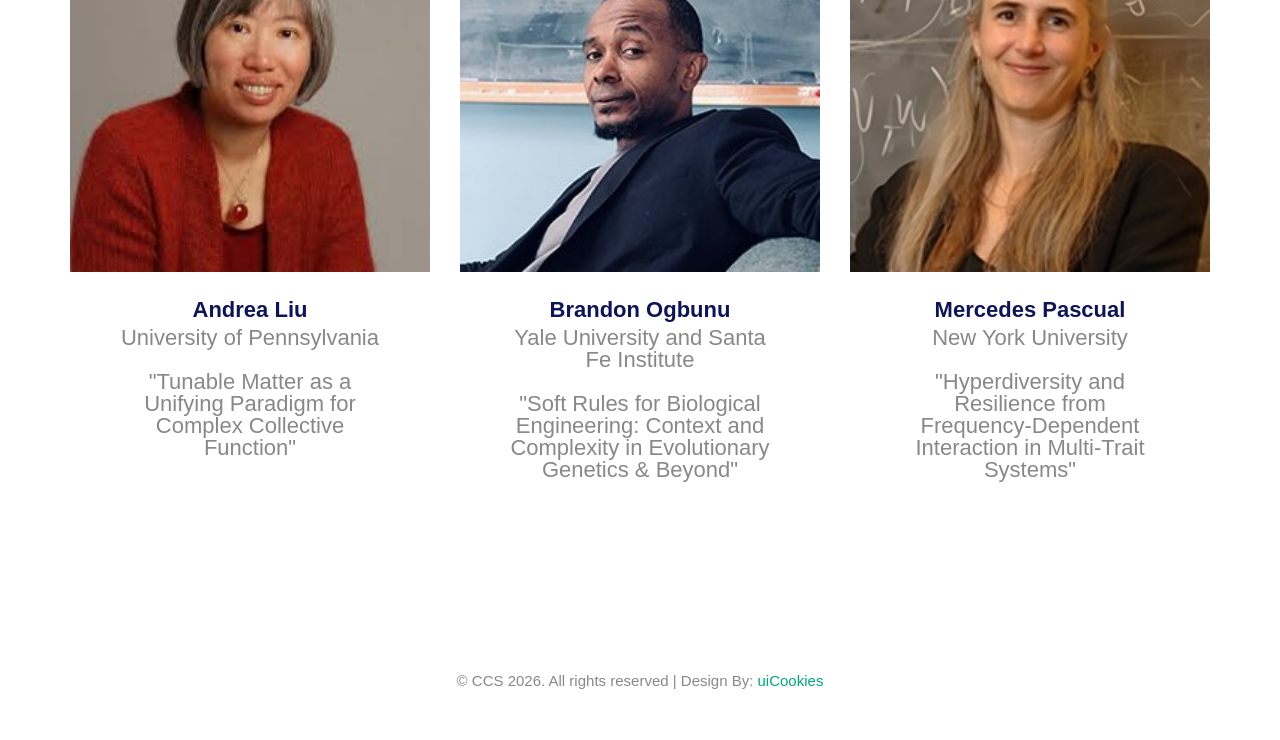
<file: speakers.html>
<!DOCTYPE html>
<html>
<head>
    <meta charset="utf-8">
    <meta http-equiv="X-UA-Compatible" content="IE=edge">
    <meta name="viewport" content="width=device-width, initial-scale=1">
    <title>CCS 2026: The 2026 Conference on Complex Systems @ Binghamton, NY, USA</title>

    <!-- favicon -->
    <link href="favicon.png" rel=icon>

    <!-- web-fonts -->
<link href='https://fonts.googleapis.com/css?family=Raleway' rel='stylesheet' type='text/css'>
</style>
    <!-- Bootstrap -->
    <link href="css/bootstrap.min.css" rel="stylesheet">

    <!-- Style CSS -->
    <link href="css/style.css" rel="stylesheet">

    <!-- HTML5 shim and Respond.js for IE8 support of HTML5 elements and media queries -->
    <!-- WARNING: Respond.js doesn't work if you view the page via file:// -->
    <!--[if lt IE 9]>
    <script src="https://oss.maxcdn.com/html5shiv/3.7.2/html5shiv.min.js"></script>
    <script src="https://oss.maxcdn.com/respond/1.4.2/respond.min.js"></script>
    <![endif]-->
</head>
<body id="page-top" data-spy="scroll" data-target=".navbar">
<div id="main-wrapper">
    <!-- Page Preloader -->
    <div id="preloader">
        <div id="status">
            <div class="status-mes"></div>
        </div>
    </div>

	<header id="navbar-placeholder"></header>

    <section id="section-speakers" class="section-wrapper team">
        <div class="container">
            <div class="row">
                <div class="col-md-12">
                    <div class="section-title">
                        <h2>Keynote Speakers</h2>
                    </div>
                <div class="col-md-12">
                    <div class="section-title">
                        <h4><a href="https://www.youtube.com/playlist?list=PLUx7aVEGoz7g" target="_blank">Playlist on YouTube</a></h4>
                    </div>
                </div>
                </div>
            </div>

            <div class="row">

                <div class="col-sm-6 col-md-4">
                    <a href="https://www.ralbert.me" target="_blank">
                    <figure class="thumbnail">
                        <img src="img/reka-albert.jpg" class="img-responsive" alt="Image" height=250>
                        <figcaption class="caption text-center">
                            <h3>Réka Albert
                                <small>
		  Pennsylvania State University<br>&nbsp;<br>
								"What Makes a Model Good?"<br>&nbsp;<br>&nbsp;<br></small>
                            </h3>
                        </figcaption>
                    </figure>
                    </a>
                </div>

                <div class="col-sm-6 col-md-4">
                    <a href="https://www.claudibockting.com/" target="_blank">
                    <figure class="thumbnail">
                        <img src="img/claudi-bockting.jpg" class="img-responsive" alt="Image" height=250>
                        <figcaption class="caption text-center">
                            <h3>Claudi Bockting
                                <small>
		  Amsterdam UMC, University of Amsterdam<br>&nbsp;<br>"A Societal Catch-22: Societal Challenges in Times of a Global Mental Health Crisis"</small>
                            </h3>
                        </figcaption>
                    </figure>
                    </a>
                </div>

                <div class="col-sm-6 col-md-4">
                    <a href="https://nosh.northwestern.edu/" target="_blank">
                    <figure class="thumbnail">
                        <img src="img/noshir-contractor.jpg" class="img-responsive" alt="Image" height=250>
                        <figcaption class="caption text-center">
                            <h3>Noshir Contractor
                                <small>
		  Northwestern University<br>&nbsp;<br>
								"Engineering the Teams That Solve Complex Problems"<br>&nbsp;<br>&nbsp;<br></small>
                            </h3>
                        </figcaption>
                    </figure>
                    </a>
                </div>

                <div class="col-sm-6 col-md-4">
                    <a href="https://neuroscience.jhu.edu/research/faculty/45" target="_blank">
                    <figure class="thumbnail">
                        <img src="img/john-krakauer.jpg" class="img-responsive" alt="Image" height=250>
                        <figcaption class="caption text-center">
                            <h3>John Krakauer
                                <small>
		  Champalimaud Foundation, Johns Hopkins University and Santa Fe Institute<br>&nbsp;<br>
									"Chronic Disease Is Complex Disease"</small>
                            </h3>
                        </figcaption>
                    </figure>
                    </a>
                </div>

                <div class="col-sm-6 col-md-4">
                    <a href="https://www.drmichaellevin.org/people/" target="_blank">
                    <figure class="thumbnail">
                        <img src="img/michael-levin.jpg" class="img-responsive" alt="Image" height=250>
                        <figcaption class="caption text-center">
                            <h3>Michael Levin
                                <small>
		  Tufts University<br>&nbsp;<br>
									"Colleagues All the Way Down: Diverse Intelligence Tools for Complex Systems Science"</small>
                            </h3>
                        </figcaption>
                    </figure>
                    </a>
                </div>

                <div class="col-sm-6 col-md-4">
                    <a href="http://socialdynamics.it/vittorioloreto/" target="_blank">
                    <figure class="thumbnail">
                        <img src="img/vittorio-loreto.jpg" class="img-responsive" alt="Image" height=250>
                        <figcaption class="caption text-center">
                            <h3>Vittorio Loreto
                                <small>
		  Sapienza University and Sony CSL<br>&nbsp;<br>"The Science of the New: A Few Steps into the Adjacent Possible"<br>&nbsp;<br></small>
                            </h3>
                        </figcaption>
                    </figure>
                    </a>
                </div>

                <div class="col-sm-6 col-md-4">
                    <a href="https://www.physics.upenn.edu/people/standing-faculty/andrea-liu" target="_blank">
                    <figure class="thumbnail">
                        <img src="img/andrea-liu.jpg" class="img-responsive" alt="Image" height=250>
                        <figcaption class="caption text-center">
                            <h3>Andrea Liu
                                <small>
		  University of Pennsylvania<br>&nbsp;<br>
								"Tunable Matter as a Unifying Paradigm for Complex Collective Function"</small>
                            </h3>
                        </figcaption>
                    </figure>
                    </a>
                </div>

                <div class="col-sm-6 col-md-4">
                    <a href="https://ogbunulab.yale.edu/" target="_blank">
                    <figure class="thumbnail">
                        <img src="img/brandon-ogbunu.jpg" class="img-responsive" alt="Image" height=250>
                        <figcaption class="caption text-center">
                            <h3>Brandon Ogbunu
                                <small>
		  Yale University and Santa Fe Institute<br>&nbsp;<br>
								"Soft Rules for Biological Engineering: Context and Complexity in Evolutionary Genetics &amp; Beyond"</small>
                            </h3>
                        </figcaption>
                    </figure>
                    </a>
                </div>

                <div class="col-sm-6 col-md-4">
                    <a href="https://as.nyu.edu/biology/directory.mercedes-pascual.html" target="_blank">
                    <figure class="thumbnail">
                        <img src="img/mercedes-pascual.jpg" class="img-responsive" alt="Image" height=250>
                        <figcaption class="caption text-center">
                            <h3>Mercedes Pascual
                                <small>
		  New York University<br>&nbsp;<br>
									"Hyperdiversity and Resilience from Frequency-Dependent Interaction in Multi-Trait Systems"</small>
                            </h3>
                        </figcaption>
                    </figure>
                    </a>
                </div>

            </div>
<!--
            <div class="row">
                <div class="col-md-12">
                    <div class="section-title">
                        <h2>CSS Senior Scientific Award Keynote Speaker</h2>
                    </div>
                </div>
            </div>

            <div class="row">

                <div class="col-md-4 col-md-offset-4 col-sm-6 col-sm-offset-3">
                    <a href="https://websites.umich.edu/~mejn/" target="_blank">
                    <figure class="thumbnail">
                        <img src="img/mark-newman.jpg" class="img-responsive" alt="Image" height=250>
                        <figcaption class="caption text-center">
                            <h3>Mark Newman
                                <small>
		  University of Michigan</small>
                            </h3>
                        </figcaption>
                    </figure>
                    </a>
                </div>

			</div>
-->
        </div>
        <!-- /.container -->
    </section>
    <!-- .team -->

    <footer class="footer">
        <div class="copyright-section">
            <div class="container">
                <div class="col-md-12">
                    <div class="copytext text-center">&copy; CCS 2026. All rights reserved | Design By: <a href="https://uicookies.com">uiCookies</a></div>
                </div>
            </div>
            <!-- .container -->
        </div>
        <!-- .copyright-section -->
    </footer>
    <!-- .footer -->
     
</div>
<!-- #main-wrapper -->


<!-- jquery -->
<script src="js/jquery-2.1.4.min.js"></script>

<!-- Bootstrap -->
<script src="js/bootstrap.min.js"></script>

<!-- Plugin JavaScript -->
<script src="js/jquery.easing.min.js"></script>

<script>
	fetch("navbar.html")
		.then(res => res.text())
		.then(html => {
		document.getElementById("navbar-placeholder").outerHTML = html;
	
		const script = document.createElement("script");
		script.src = "js/scripts.js";
		document.body.appendChild(script);
		});
</script>

<!--<script src="js/one-page-nav.js"></script>-->
<!--<script src="js/scripts.js"></script>-->
</body>
</html>
</file>
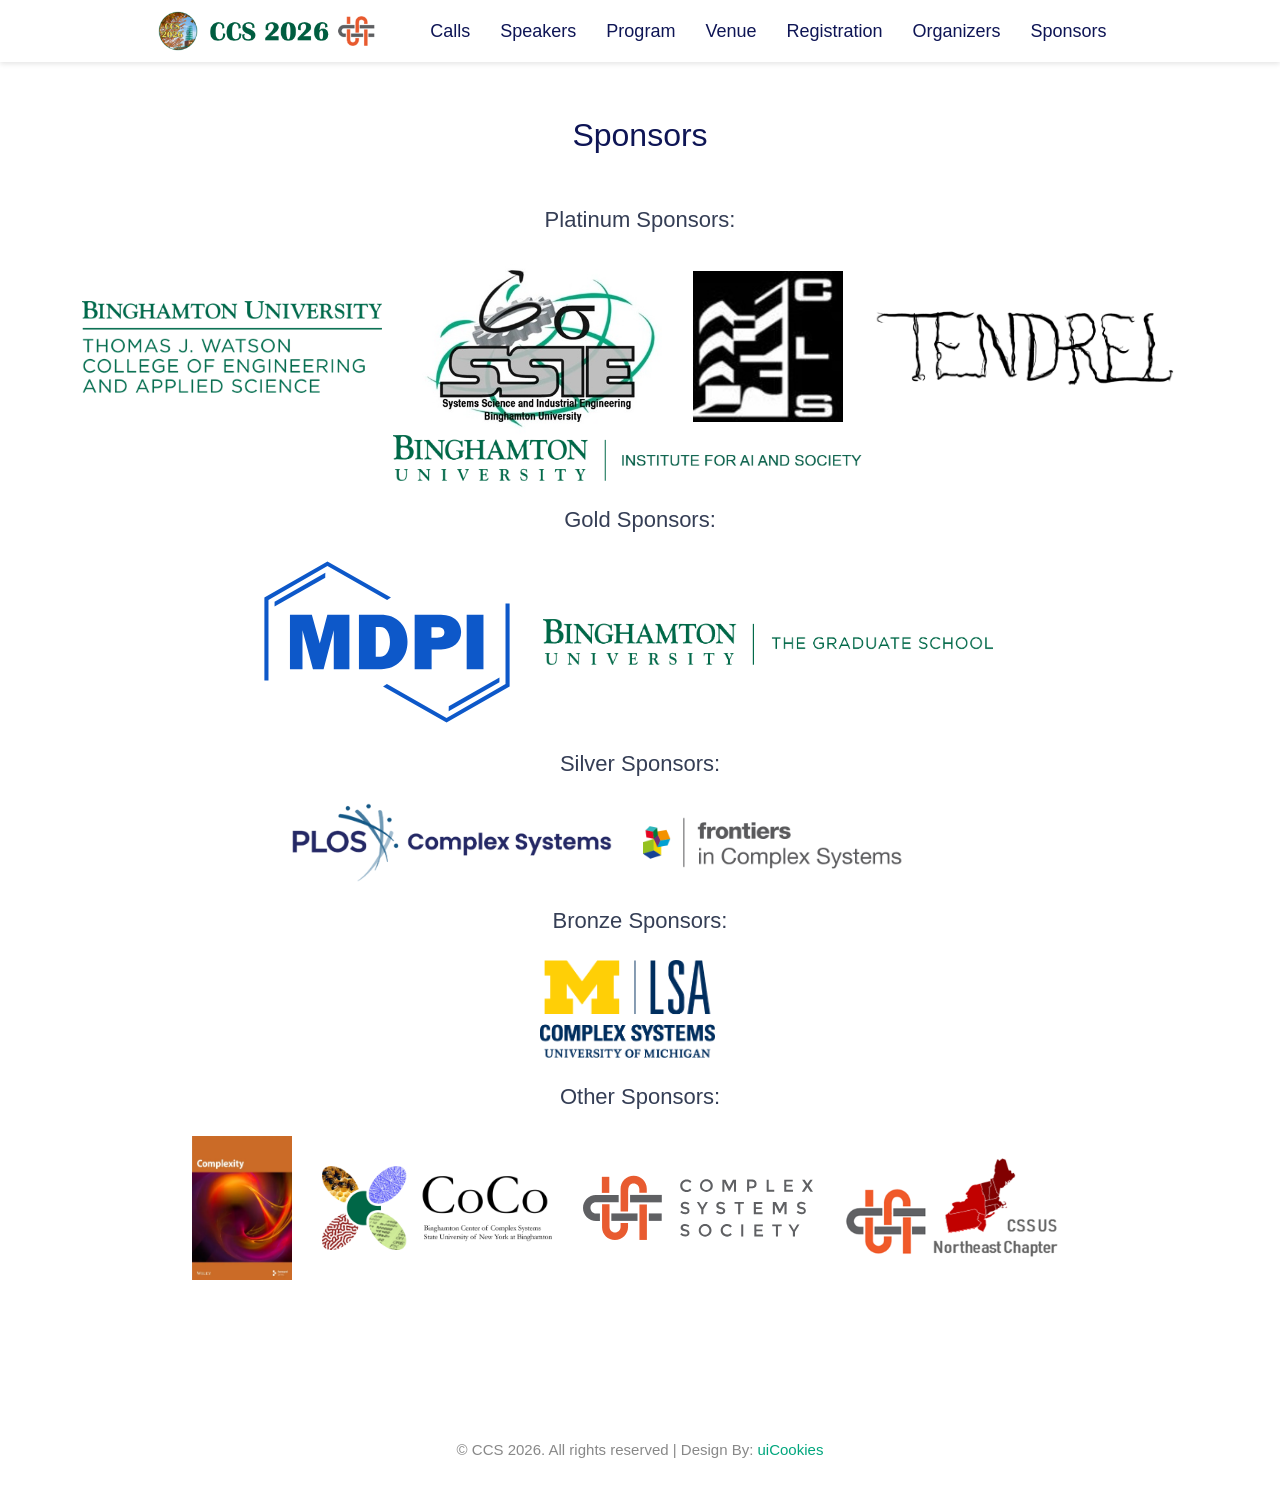
<file: sponsors.html>
<!DOCTYPE html>
<html>
<head>
    <meta charset="utf-8">
    <meta http-equiv="X-UA-Compatible" content="IE=edge">
    <meta name="viewport" content="width=device-width, initial-scale=1">
    <title>CCS 2026: The 2026 Conference on Complex Systems @ Binghamton, NY, USA</title>

    <!-- favicon -->
    <link href="favicon.png" rel=icon>

    <!-- web-fonts -->
<link href='https://fonts.googleapis.com/css?family=Raleway' rel='stylesheet' type='text/css'>
</style>
    <!-- Bootstrap -->
    <link href="css/bootstrap.min.css" rel="stylesheet">

    <!-- Style CSS -->
    <link href="css/style.css" rel="stylesheet">

    <!-- HTML5 shim and Respond.js for IE8 support of HTML5 elements and media queries -->
    <!-- WARNING: Respond.js doesn't work if you view the page via file:// -->
    <!--[if lt IE 9]>
    <script src="https://oss.maxcdn.com/html5shiv/3.7.2/html5shiv.min.js"></script>
    <script src="https://oss.maxcdn.com/respond/1.4.2/respond.min.js"></script>
    <![endif]-->
</head>
<body id="page-top" data-spy="scroll" data-target=".navbar">
<div id="main-wrapper">
    <!-- Page Preloader -->
    <div id="preloader">
        <div id="status">
            <div class="status-mes"></div>
        </div>
    </div>

	<header id="navbar-placeholder"></header>

	<section id="section-organizers" class="section-wrapper">
        <div class="container">
            <div class="row">
                <div class="col-md-12">
                    <div class="section-title">
                        <h2>Sponsors</h2>
                    </div>
                </div>
            </div>
			
<p class="lead" align="center">
Platinum Sponsors:
</p>
<p class="lead" align="center">
<a href="https://www.binghamton.edu/watson/" target="_blank"><img alt="Thomas J. Watson College of Engineering and Applied Science" src="./img/watson-logo.png" width=300></a> &nbsp; &nbsp;
<a href="https://www.binghamton.edu/ssie/" target="_blank"><img alt="School of Systems Science and Industrial Engineering" src="./img/ssie-logo.jpg" width=250></a> &nbsp; &nbsp;
<a href="https://www.binghamton.edu/som/research/cls/" target="_blank"><img alt="Bernard M. and Ruth R. Bass Center for Leadership Studies" src="./img/cls-logo.jpg" width=150></a> &nbsp; &nbsp;
<a href="https://tendrel.binghamton.edu/tendrel.html" target="_blank"><img alt="Tendrel" src="./img/tendrel.jpg" width=300></a> &nbsp; &nbsp;
<a href="https://www.binghamton.edu/news/story/5484/binghamton-university-to-establish-institute-for-ai-and-society" target="_blank"><img alt="Binghamton University Institute for AI and Society" src="./img/AI-logo.png" width=470></a> &nbsp; &nbsp;
</p>

<p class="lead" align="center">
Gold Sponsors:
</p>
<p class="lead" align="center">
<a href="https://www.mdpi.com/" target="_blank"><img alt="MDPI" src="./img/MDPI-logo.svg" width=250></a> &nbsp; &nbsp;
<a href="https://www.binghamton.edu/grad-school/" target="_blank"><img alt="Binghamton University Graduate School" src="./img/gradschool-logo.png" width=450></a> &nbsp; &nbsp;
</p>

<p class="lead" align="center">
Silver Sponsors:
</p>
<p class="lead" align="center">
<a href="https://journals.plos.org/complexsystems/" target="_blank"><img alt="PLOS Complex Systems" src="./img/plos-logo.png" width=320></a> &nbsp; &nbsp;
<a href="https://www.frontiersin.org/journals/complex-systems" target="_blank"><img alt="Frontiers in Complex Systems" src="./img/frontiers-css.png" width=320 ></a> &nbsp; &nbsp;
</p>

<p class="lead" align="center">
Bronze Sponsors:
</p>
<p class="lead" align="center">
<a href="https://lsa.umich.edu/cscs" target="_blank"><img alt="U. Michigan Complex Systems Center" src="./img/lsa-cscs-logo.png" width=175></a> &nbsp; &nbsp;
</p>

<p class="lead" align="center">
Other Sponsors:
</p>
<p class="lead" align="center">
<a href="https://onlinelibrary.wiley.com/journal/8503" target="_blank"><img alt="Complexity by Wiley" src="./img/wiley-logo.png" width=100></a> &nbsp; &nbsp;
<a href="http://coco.binghamton.edu/" target="_blank"><img alt="Binghamton Center of Complex Systems (CoCo)" src="./img/coco-logo.png" width=230></a> &nbsp; &nbsp;
<a href="https://cssociety.org/" target="_blank"><img alt="Complex Systems Society" src="./img/css-logo.svg" width=230></a> &nbsp; &nbsp;
<a href="https://sites.google.com/binghamton.edu/css-usne/" target="_blank"><img alt="Complex Systems Society US Northeast Chapter" src="./img/chapter-logo.png" width=220></a> &nbsp; &nbsp;
</p>

                </div>
            </div>
        </div>

        <!--end of .container -->
    </section>

    <footer class="footer">
        <div class="copyright-section">
            <div class="container">
                <div class="col-md-12">
                    <div class="copytext text-center">&copy; CCS 2026. All rights reserved | Design By: <a href="https://uicookies.com">uiCookies</a></div>
                </div>
            </div>
            <!-- .container -->
        </div>
        <!-- .copyright-section -->
    </footer>
    <!-- .footer -->

</div>
<!-- #main-wrapper -->


<!-- jquery -->
<script src="js/jquery-2.1.4.min.js"></script>

<!-- Bootstrap -->
<script src="js/bootstrap.min.js"></script>

<!-- Plugin JavaScript -->
<script src="js/jquery.easing.min.js"></script>
<script>
	fetch("navbar.html")
		.then(res => res.text())
		.then(html => {
		document.getElementById("navbar-placeholder").outerHTML = html;
	
		const script = document.createElement("script");
		script.src = "js/scripts.js";
		document.body.appendChild(script);
		});
</script>
<!--<script src="js/one-page-nav.js"></script>-->
<!--<script src="js/scripts.js"></script>-->
</body>
</html>
</file>
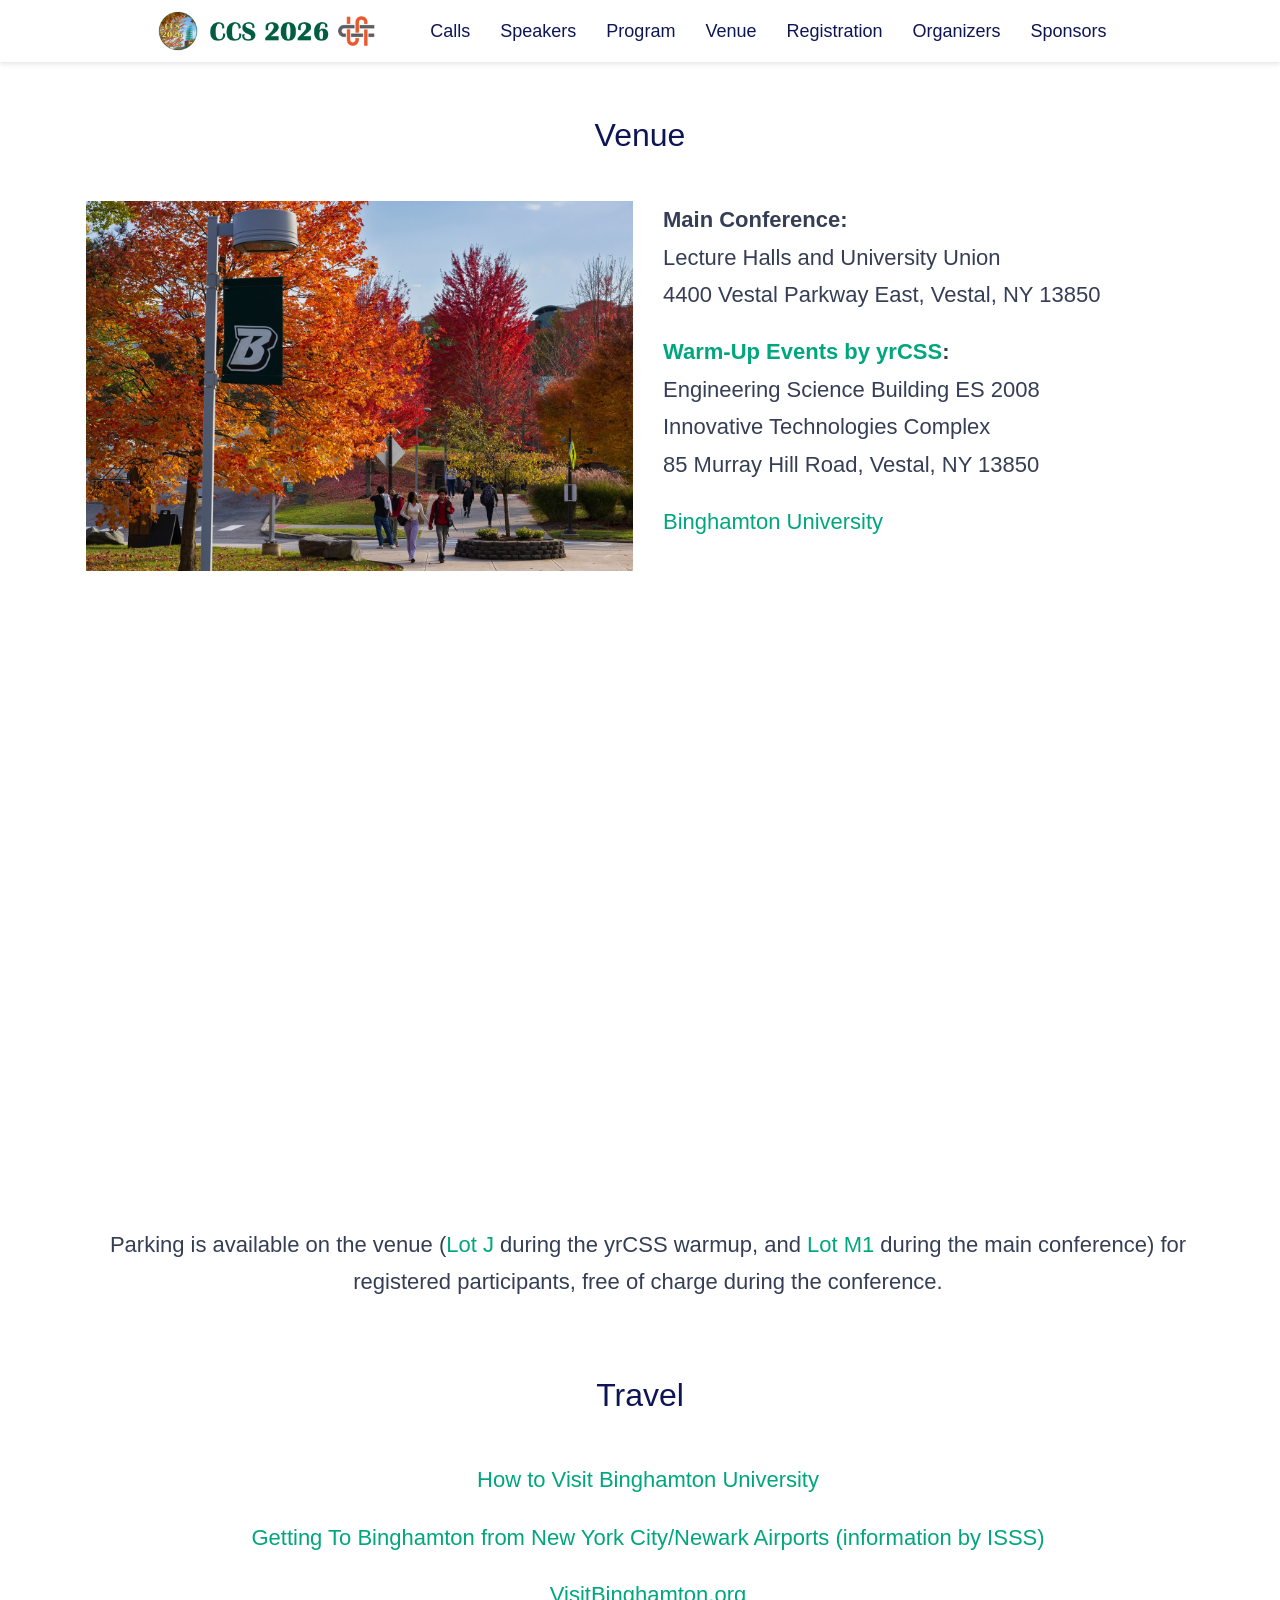
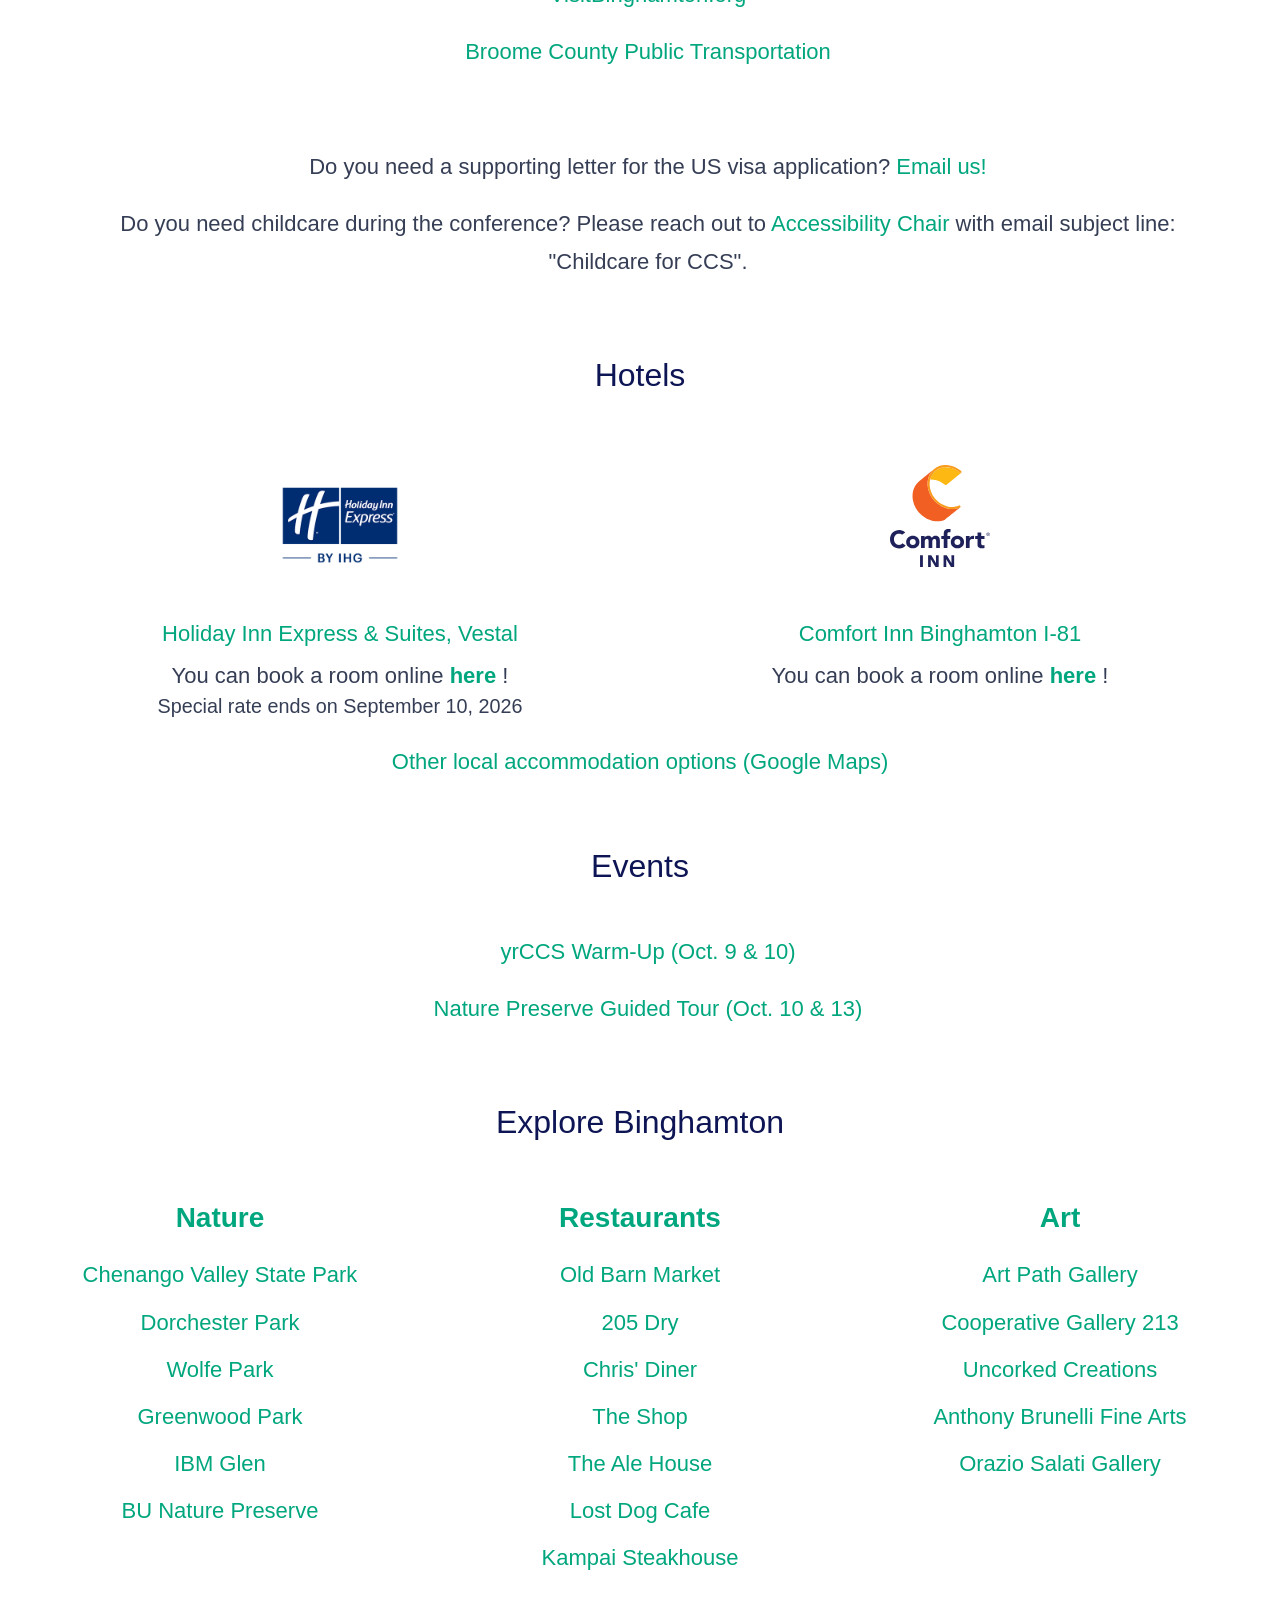
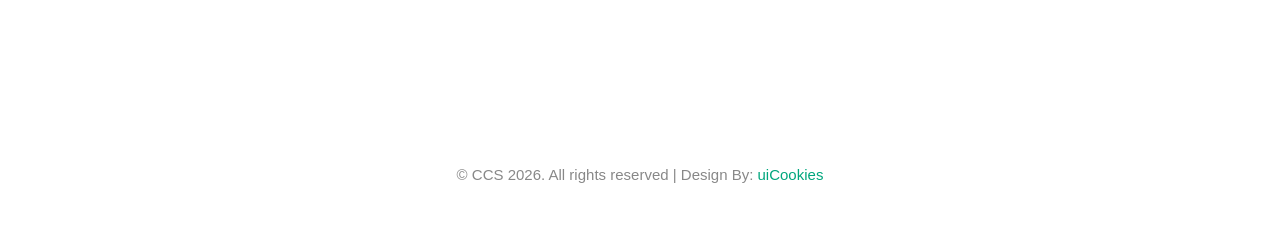
<file: venue.html>
<!DOCTYPE html>
<html>
	<head>
		<meta charset="utf-8" />
		<meta http-equiv="X-UA-Compatible" content="IE=edge" />
		<meta name="viewport" content="width=device-width, initial-scale=1" />
		<title>
			CCS 2026: The 2026 Conference on Complex Systems @ Binghamton, NY, USA
		</title>

		<!-- favicon -->
		<link href="favicon.png" rel="icon" />

		<!-- web-fonts -->
		<link
			href="https://fonts.googleapis.com/css?family=Raleway"
			rel="stylesheet"
			type="text/css"
		/>
		<!-- Bootstrap -->
		<link href="css/bootstrap.min.css" rel="stylesheet" />

		<!-- Style CSS -->
		<link href="css/style.css" rel="stylesheet" />
	</head>

	<body id="page-top" data-spy="scroll" data-target=".navbar">
		<div id="main-wrapper">
			<!-- Page Preloader -->
			<div id="preloader">
				<div id="status">
					<div class="status-mes"></div>
				</div>
			</div>

			<!-- Custom Navbar Override-->
			<header id="navbar-placeholder"></header>

			<!-- Venue Section-->
			<section id="section-venue" class="section-wrapper">
				<div class="container">
					<!-- Title -->
					<div class="row">
						<div class="col-md-12">
							<div class="section-title">
								<h2>Venue</h2>
							</div>
						</div>
					</div>

					<!-- Main Info and Map -->
					<div class="row venue-row">
						<div class="col-md-6">
							<img src="img/bg-image.jpg" class="img-responsive venue-img" />
						</div>

						<div class="col-md-6 venue-text">
							<p class="lead">
								<b>Main Conference:</b><br />
								Lecture Halls and University Union<br />
								4400 Vestal Parkway East, Vestal, NY 13850<br />
							</p>
							<p class="lead">
								<b
									><a
										href="https://yrcss.cssociety.org/warm-up/2026-binghamton/"
										target="_blank"
										>Warm-Up Events by yrCSS</a
									>:</b
								><br />
								Engineering Science Building ES 2008<br />
								Innovative Technologies Complex<br />
								85 Murray Hill Road, Vestal, NY 13850<br />
							</p>
							<p class="lead">
								<a href="http://www.binghamton.edu/" target="_blank"
									>Binghamton University</a
								>
							</p>
						</div>
					</div>

					<div class="col-md-12" align="center">
						<div class="videoWrapper venue-map">
							<iframe
								src="https://www.google.com/maps/embed?pb=!1m18!1m12!1m3!1d12190.413665352668!2d-75.97912848243865!3d42.08938742906659!2m3!1f0!2f0!3f0!3m2!1i1024!2i768!4f13.1!3m3!1m2!1s0x89daeeb8741e3169%3A0x73e79cf1ee693edf!2sBinghamton%20University!5e0!3m2!1sen!2sit!4v1756702300647!5m2!1sen!2sit"
								width="800"
								height="400"
								style="border: 0"
								allowfullscreen=""
								loading="lazy"
								referrerpolicy="no-referrer-when-downgrade"
							></iframe>
						</div>
					</div>

					<div class="row venue-row">
						<div class="col-md-12">
							<p class="lead" align="center">
								Parking is available on the venue (<a
									href="https://maps.app.goo.gl/T1wDrYrEbyg7ok7W6"
									target="_blank"
									>Lot J</a
								>
								during the yrCSS warmup, and
								<a
									href="https://maps.app.goo.gl/T7VKhbiUEiwEDd8YA"
									target="_blank"
									>Lot M1</a
								>
								during the main conference) for registered participants, free of
								charge during the conference.
							</p>
						</div>
					</div>

					<br />

					<div class="row">
						<div class="col-md-12">
							<div class="section-title">
								<h2>Travel</h2>
							</div>
						</div>
					</div>
					<div class="row venue-row">
						<div class="col-md-12">
							
							<p class="lead" align="center">
								<a href="https://www.binghamton.edu/about/visit/" target="_blank"
									>How to Visit Binghamton University</a
								>
							</p>
	
							<p class="lead" align="center">
								<a
									href="https://www.binghamton.edu/international/student-scholar-services/new-students/gettingtobing.html"
									target="_blank"
									>Getting To Binghamton from New York City/Newark Airports
									(information by ISSS)</a
								>
							</p>
	
							<p class="lead" align="center">
								<a href="http://www.visitbinghamton.org/" target="_blank"
									>VisitBinghamton.org</a
								>
							</p>
	
							<p class="lead" align="center">
								<a href="https://broomecountyny.gov/transit" target="_blank"
									>Broome County Public Transportation</a
								>
							</p>
	
							<p class="lead" align="center">&nbsp;</p>
	
							<p class="lead" align="center">
								Do you need a supporting letter for the US visa application?
								<a href="mailto:ccs2026binghamton@gmail.com">Email us!</a>
							</p>
	
							<p class="lead" align="center">
								Do you need childcare during the conference? Please reach out to
								<a href="mailto:stulkjesso@binghamton.edu">Accessibility Chair</a>
								with email subject line: "Childcare for CCS".
							</p>
						</div>
					</div>
					<br />

					<div class="row">
						<div class="col-md-12">
							<div class="section-title">
								<h2>Hotels</h2>
							</div>
						</div>
					</div>

					<div class="row hotel-row">
						<div class="row hotel-row">
							<div class="col-md-6">
								<div class="hotel-card">
									<a
										href="https://maps.app.goo.gl/VPrhy5qqE1UwMDrR7"
										target="_blank"
									>
										<img
											src="img/hiex-logo-banner-white.png"
											alt="Holiday Inn Express logo"
										/>
									</a>

									<a
										href="https://maps.app.goo.gl/VPrhy5qqE1UwMDrR7"
										target="_blank"
									>
										Holiday Inn Express &amp; Suites, Vestal
									</a>

									<p>
										You can book a room online
										<a
											href="https://www.ihg.com/redirect?path=rates&brandCode=EX&regionCode=1&localeCode=en&checkInMonthYear=092026&checkInDate=10&checkOutDate=17&checkOutMonthYear=092026&hotelCode=BGMNY&GPC=NCC&numberOfAdults=1&numberOfRooms=1&adjustMonth=false&showApp=true&monthIndex=00"
											target="_blank"
										>
											<b>here</b> </a
										>!
										<br />
										<span class="hotel-note"
											>Special rate ends on September 10, 2026</span
										>
									</p>
								</div>
							</div>

							<div class="col-md-6">
								<div class="hotel-card">
									<a
										href="https://maps.app.goo.gl/qnncHQHkr8q6oq31A"
										target="_blank"
									>
										<img
											src="img/comfort-inn-IN-R.svg"
											alt="Comfort Inn logo"
											style="width: 100px;"
										/>
									</a>

									<a
										href="https://maps.app.goo.gl/qnncHQHkr8q6oq31A"
										target="_blank"
									>
										Comfort Inn Binghamton I-81
									</a>

									<p>
										You can book a room online
										<a
											href="https://www.choicehotels.com/reservations/groups/TS62M0"
											target="_blank"
										>
											<b>here</b> </a
										>!
									</p>
								</div>
							</div>
						</div>

						<div class="row hotel-row">
							<p>
								<a href="https://maps.app.goo.gl/tp7uk5J5G417te9A9" target="_blank">Other local accommodation options (Google Maps)</a>	
							</p>
						</div>
						
					</div>
				</div>
				<br/>
				
				<div class="row">
					<div class="col-md-12">
						<div class="section-title">
							<h2>Events</h2>
						</div>
					</div>
				</div>

				<div class="row venue-row">
					<div class="col-md-12">
						<p class="lead" align="center">
							<a href="https://yrcss.cssociety.org/warm-up/2026-binghamton/" target="_blank"
								>yrCCS Warm-Up (Oct. 9 & 10)</a
							>
						</p>
						<p class="lead" align="center">
							<a href="https://docs.google.com/forms/d/e/1FAIpQLSe1TU-Goue3TahWbkYiz-3qoB0GP8l8V0hcfwaB9dYWlGNXKA/viewform" target="_blank"
								>Nature Preserve Guided Tour (Oct. 10 & 13)</a
							>
						</p>
					</div>
				</div>
				<br>
				<!-- .row-->

				<div class="row">
					<div class="col-md-12">
						<div class="section-title">
							<h2>Explore Binghamton</h2>
						</div>
					</div>
				</div>

				<div class="row attractions">
					<div class="attraction-column">
						<h3><a href="https://www.google.com/maps/search/Nature+near+Binghamton+University/@42.1014061,-76.0185471,12z/data=!3m1!4b1?entry=ttu&g_ep=EgoyMDI2MDYxNi4wIKXMDSoASAFQAw%3D%3D"><b>Nature</b></a></h3>
						<a
							href="https://parks.ny.gov/visit/state-parks/chenango-valley-state-park#amenities"
							>Chenango Valley State Park</a
						>
						<a href="https://broomecountyny.gov/parks/dorchester"
							>Dorchester Park</a
						>
						<a href="https://townofchenangony.gov/project/wolfe-park/"
							>Wolfe Park</a
						>
						<a href="https://www.broomecountyny.gov/parks/greenwood"
							>Greenwood Park</a
						>
						<a href="https://www.watermancenter.org/ibm-glen">IBM Glen</a>
						<a href="https://www.binghamton.edu/nature-preserve/"
							>BU Nature Preserve</a
						>
					</div>

					<div class="attraction-column">
						<h3><a href="https://www.google.com/maps/search/Restaurants+near+Binghamton+University/@42.1012182,-75.956746,13.98z?entry=ttu&g_ep=EgoyMDI2MDYxNi4wIKXMDSoASAFQAw%3D%3D"><b>Restaurants</b></a></h3>
						<a href="https://www.oldbarnmarket.com/">Old Barn Market</a>
						<a href="https://205dry.com/">205 Dry</a>
						<a href="https://chrisdiner.com/">Chris' Diner</a>
						<a href="http://theshop219.com/">The Shop</a>
						<a
							href="https://www.beerjoint.com/home"
							>The Ale House</a
						>
						<a href="https://www.lostdogcafe.net/">Lost Dog Cafe</a>
						<a href="https://kampaijapanesesteakhouse.com/"
							>Kampai Steakhouse</a
						>
					</div>

					<div class="attraction-column">
						<h3><a href="https://www.google.com/maps/search/Art+near+Binghamton+University/@42.1014545,-75.956746,14z/data=!3m1!4b1?entry=ttu&g_ep=EgoyMDI2MDYxNi4wIKXMDSoASAFQAw%3D%3D"><b>Art</b></a></h3>
						<a href="https://broomearts.org/art-path-gallery/"
							>Art Path Gallery</a
						>
						<a href="https://cooperativegallery.com/"
							>Cooperative Gallery 213</a
						>
						<a href="https://www.facebook.com/UncorkedBinghamton/"
							>Uncorked Creations</a
						>
						<a href="https://www.anthonybrunelli.com/"
							>Anthony Brunelli Fine Arts</a
						>
						<a href="https://www.oraziosalati.com/">Orazio Salati Gallery</a>
					</div>
				</div>
				<br />
			</section>

			<!-- Footer -->
			<footer class="footer">
				<div class="copyright-section">
					<div class="container">
						<div class="col-md-12">
							<div class="copytext text-center">
								&copy; CCS 2026. All rights reserved | Design By:
								<a href="https://uicookies.com">uiCookies</a>
							</div>
						</div>
					</div>
					<!-- .container -->
				</div>
				<!-- .copyright-section -->
			</footer>
			<!-- .footer -->
		</div>
		<!-- #main-wrapper -->

		<!-- jquery -->
		<script src="js/jquery-2.1.4.min.js"></script>

		<!-- Bootstrap -->
		<script src="js/bootstrap.min.js"></script>

		<!-- Plugin JavaScript -->
		<script src="js/jquery.easing.min.js"></script>

		<!-- Script Mirroring Custom Navbar-->
		<script>
			fetch("navbar.html")
				.then((res) => res.text())
				.then((html) => {
					document.getElementById("navbar-placeholder").outerHTML = html;

					const script = document.createElement("script");
					script.src = "js/scripts.js";
					document.body.appendChild(script);
				});
		</script>
	</body>
</html>
</file>
<file: css/style.css>
/*
Template Name: finadvisor
Description: HTML5 / CSS3 One Page
Version: 1.0
Author: uiCookies.com
*/

/*------------------------------------------------------------------
[Table of contents]

1. Body
    2. Global Typography
    3. Section Background / .gray-bg / .white-bg
	4. Header /
	    4.1. .top-bar
		4.2. Navigation / .navbar
	5. Hero Slider / .hero-slide
	6. Services / .services
	7. About Us / .about-us
	8. Testimonial / .testimonialOne
	9. Team / .team
	10. Pricing Table / .pricing-section
	11. Client Logo / .client-logo
	12. Contact Section
	    12.1. #googleMap
	    12.2. Contact Form
	13. Footer / .footer
	14. Preloader / #preloader
	15. Custom Navbar Override


# [Color codes]

# Body  (text): #888
# Heading Color #0E1555
# Theme Color (link color) #FD367E
# Mid grey (sub header) #666666
# -------------------------------------------------------------------*/


/*--------------------------------------
 * Global Typography
 *-------------------------------------*/
body {
	font-family: Arial, sans-serif;
	font-size   : 22px;
	line-height : 1.8em;
	color       : #353e55;
	font-weight : 100;
	background  : #ffffff;
	border      : 10px solid #fff;
	}

h1, h2, h3, h4, h5, h6 {
    margin : 0 0 15px;
    color  : #0e1555;
    }

h1 {
    font-size   : 50px;
    line-height : 1.3em;
    font-weight : 200;
    }

h2 {
    font-size   : 32px;
    line-height : 1.6em;
    font-weight : 400;
    }

h3 {
    font-size   : 28px;
    line-height : 1.6em;
    font-weight : 300;
    }

h4 {
    font-size   : 20px;
    line-height : 1.6em;
    font-weight : 300;
    }

h5 {
    font-size   : 18px;
    line-height : 1.6em;
    font-weight : 500;
    }

h6 {
    font-size   : 16px;
    line-height : 24px;
    }


/*--------------------------------------
 * Link Style
 *-------------------------------------*/
a {
    color              : #00A67D;;
    text-decoration    : none;
    -webkit-transition : all 0.3s ease 0s;
    -moz-transition    : all 0.3s ease 0s;
    -o-transition      : all 0.3s ease 0s;
    transition         : all 0.3s ease 0s;
    }

a,
a:active,
a:focus,
a:active {
    text-decoration : none;
    outline         : none
    }

a:hover,
a:focus {
    text-decoration : none;
    color           : #999999;
    }

p {
    margin-bottom : 20px;
    }

p.lead {
    font-size   : 22px;
    line-height : 1.7em;
    }

ul {
    margin     : 0;
    padding    : 0;
    list-style : none;
    }


/*--------------------------------------
 * Button Style
 *-------------------------------------*/
 .btn {
    padding        : 10px 30px;
    margin-bottom  : 0;
    font-size      : 20px;
    border-radius  : 0;
    font-weight    : 500;
    border-width   : 2px;
	font-family: Arial, sans-serif;
    }

.btn-lg {
    font-size : 20px;
    padding   : 15px 30px
    }

/* Primary */
.btn-primary {
    background-color : #005a43;
    border-color     : #006249;
	
    }

.btn-primary:hover,
.btn-primary:focus,
.btn-primary:active:focus {
    background   : transparent;
    color        : #00A67D;
    border-color : #00A67D;
    }

/* Default t*/
.btn-default {
    color            : #ffffff;
    background-color : transparent;
    border-color     : #ffffff;
    }

.btn-default:hover,
.btn-default:focus,
.btn-default:active:focus {
    background-color : transparent;
    color            : #005a43;
    border-color     : #006249;
    }

button:focus,
.btn:focus,
.btn:active:focus {
    outline : none;
    }


/* Custom Buttons */
.btn-pill {
	border-radius: 15px;
}

/*--------------------------------------
 * Section Background
 *-------------------------------------*/

.gray-bg {
    background-color : #f0f1f3;
    border-top       : 1px solid #eeeeee;
    border-bottom    : 1px solid #eeeeee;
    }

.white-bg {
    background-color : #ffffff;
    }


/*--------------------------------------
 * Main Wrapper
 *-------------------------------------*/
#main-wrapper {
    background : #ffffff;
    overflow   : hidden;
    }

	
/*--------------------------------------
 * Navigation and Header Style
 *-------------------------------------*/
.header {
    position : absolute;
    left     : 15px;
    right    : 15px;
    top      : 40px;
    z-index  : 9;
    }


/* Logo */
.navbar-brand {
    padding : 0;
    height  : auto;
    margin  : 5px 0 !important;
    }

@media (max-width : 768px) {
    .navbar-brand {
        width : 200px;
        }

    .navbar-brand img {
        max-width : 100%;
        height    : auto;
        }
    }


/* Navbar */
.navbar {
    border-radius  : 0;
    padding        : 30px 0;
    background     : transparent;
    margin         : 0;
    font-size      : 18px;
    }

@media (max-width : 768px) {
    .navbar {
        padding : 10px;
        }
    }


/* Navbar Toggle */
.navbar-toggle {
    margin        : 5px 0;
    padding       : 11px 10px;
    background    : transparent;
    }

.navbar-toggle:hover {
    color: #0e1555;
    }

.navbar-toggle .icon-bar {
    background: #0e1555;
    }


/*Navigation Style*/
.main-menu .navbar-right {
    margin-right : -15px;
    }

.main-menu .nav li a {
    color       : #ffffff;
    font-weight : 500;
    padding     : 15px 0 15px 30px;
    }

.main-menu .nav li a:hover,
.main-menu .nav li.active a {
    color      : #005a43;
    background : transparent;
    }

.main-menu .nav li a:focus {
    background : transparent;
    }

@media (max-width : 991px) {
    .main-menu .nav li a {
        padding-left : 15px;
        }
    }

@media (max-width : 768px) {
    .main-menu .nav li {
        text-align : center;
        }

    .main-menu .nav li a {
        padding : 5px 0;
        color: #0e1555;
        }

    .navbar-collapse {
        margin-top : 10px;
        background: #76b7f4;
        }
    }


/* Sticky Menu */
.sticky-nav {
    position           : fixed;
    right              : 0;
    left               : 0;
    top                : 0;
    z-index            : 999;
    background         : #ffffff !important;
    padding            : 5px 0;
    box-shadow         : 0 2px 5px rgba(0, 0, 0, .1);
    -webkit-transition : all .5s ease-in-out;
    -moz-transition    : all .5s ease-in-out;
    transition         : all .5s ease-in-out;
    }

.sticky-nav .nav li a {
    color : #0e1555;
    }

.sticky-nav .navbar-toggle .icon-bar{
    background: #333;
    }

@media (max-width: 768px) {
    .sticky-nav{
        padding-left: 10px;
        padding-right: 10px;
        }
    }


/*--------------------------------------
 * Jumbotron
 *-------------------------------------*/
.jumbotron {
    background            : linear-gradient(rgba(0, 0, 0, 0.5), rgba(0, 0, 0, 0.5)), url("../img/bg-image.jpg");
    background-size       : cover;
    padding               : 0;
    margin                : 0;
    height                : 100vh;
    min-height            : 700px;
    vertical-align        : middle;
    position              : relative;
    background-attachment : scroll;
    background-repeat     : no-repeat;
    background-position   : center center;
    overflow              : hidden;
    }

.jumbotron .content {
    color             : #ffffff;
    position          : absolute;
    top               : 55%;
    left              : 0;
    right             : 0;
   /* height            : 30%;*/
    width             : 100%;
    margin            : 0 auto;
    padding           : 0 10%;
    transform         : translateY(-50%);
    -webkit-transform : translateY(-50%);
    -moz-transform    : translateY(-50%); 
    }

.jumbotron .content h1 {
    color       : #ffffff;
	/* font-weight : bold; */ 
	font-size: 55px;
    }

.jumbotron .content h2 {
    color       : #ffffff;
      /* font-weight : bold; */
    }

.jumbotron .content p.lead {
    /* font-size   : 30px; */
    line-height : 1.5em;
    color       : rgba(255, 255, 255, .7);
    }

.jumbotron .content .event-date {
    font-size     : 30px;
    margin-bottom : 40px;
    }

.jumbotron .btn {
    margin-top : 40px;
    }

@media (max-width : 600px) {
    .jumbotron .content {
        min-height : auto;
        }

    .jumbotron .content h1 {
        font-size : 40px;
        }

    .jumbotron .content p.lead {
        font-size : 22px;
        }
	}

/*--------------------------------------
 * venue.html
 *-------------------------------------*/
.venue-row {
    margin-bottom: 10px;
	margin-left: 1px;
	display: flex;
    flex-direction: row;
}

.venue-text {
    text-align: left;
}

.venue-img {
    width: 100%;
    height: 370px;
    object-fit: cover;
    display: block;
}

.venue-map {
    width: 100%;
    margin-bottom: 20px;
}

.attractions {
    display: flex;
    justify-content: space-around;
    gap: 3rem;
    text-align: center;
}

.attraction-column {
    flex: 1;
}

.attraction-column a {
    display: block;
    margin: 0.75rem 0;
}

.hotel-row {
    text-align: center;
}

.hotel-card {
    max-width: 480px;
    margin: 0 auto;
}

.hotel-card img {
    height: 150px;
    width: auto;
    object-fit: contain;
    margin-bottom: 1.5rem;
}

.hotel-card > a {
    display: block;
    margin-bottom: 0.75rem;
}

.hotel-card p {
    line-height: 1.4;
}

.hotel-note {
    font-size: 0.9em;
}

@media (max-width: 1099px) {
    .venue-row {
        display: flex !important;
        flex-direction: column !important;
        align-items: center;
        text-align: center;
    }

    .venue-row > * {
        width: auto;
        max-width: none;
        text-align: center;
    }

    .venue-img {
        width: 90vw;
        max-width: 900px;
        height: auto;
        display: block;
        margin: 0 auto 20px auto;
    }
	.venue-row {
		width: 100%;
	}
}

@media(max-width: 800px) {
	.attractions {
        flex-direction: column;
        gap: 2rem;
    }
}

/*--------------------------------------
 * Section Wrapper
 *-------------------------------------*/
.section-wrapper {
    padding : 100px 0;
    }


/*--------------------------------------
 * Section Title 
 *-------------------------------------*/
.section-title {
    margin-bottom : 40px;
    text-align    : center;
    }

.section-title h1 {
    margin-bottom : 5px;
    }

.section-title p {
    font-size : 22px;
    color     : #888888;
    }


/*--------------------------------------
 * About Event
 *-------------------------------------*/
.about-event .lead {
    font-size   : 22px;
    line-height : 1.7em;
    }

.about-event address {
    font-size   : 22px;
    color       : #888888;
    line-height : 1.8em;
    }

.about-event address strong {
    color : #353e55;
    }


/*--------------------------------------
 * Team Selection
 *-------------------------------------*/
.team .thumbnail {
    padding          : 0;
    line-height      : 22px;
    background-color : transparent;
    border           : 0;
    margin-bottom: 30px;
    }

@media (max-width : 767px) {
    .team .thumbnail {
        margin-bottom : 30px;
        }
    }

.team .thumbnail img {
    width : 100%;
    }

.team .thumbnail .caption {
    padding          : 10px;
    }

.team .thumbnail h3 {
    font-size        : 22px;
    font-weight: bold;

    margin           : 0 40px;
    padding          : 10px 0;
    }

.team .thumbnail h3 small {
    font-size: 22px;
    color     : #888;
    display: block;
    font-weight: normal;
    }

.team .social-links li {
    display      : inline-block;
    margin-right : 3px;
    }

.team .social-links li:last-child {
    margin-right : 0;
    }

.team .social-links li a {
    display   : block;
    font-size : 22px;
    color     : #ccc;
    padding   : 0 5px;
    }

.team .social-links li a:hover {
    color : #333;
    }


/*--------------------------------------
 * Agenda
 *-------------------------------------*/
.section-ajenda .session {
    padding       : 15px 0;
    border-left   : 1px solid #eeeeee;
    margin-bottom : 40px;
    }

.section-ajenda .session time {
    padding       : 5px 25px 15px;
    border-bottom : 1px solid #eeeeee;
    display       : inline-block;
    }

.section-ajenda .session h2 {
    margin : 20px 0 0 20px;
    }

.section-ajenda .session h3 {
    margin         : 20px 0 20px 20px;
    font-size      : 22px;
    text-transform : uppercase;
    }

.section-ajenda .session h3 span {
    font-size   : 22px;
    display     : block;
    line-height : 1;
    }


/*--------------------------------------
 * Pricing Table
 *-------------------------------------*/

.pricing-section .pricing-table-default {
    border         : 1px solid #f1f1f1;
    background     : #ffffff;
    padding-bottom : 40px;
    }

@media (max-width : 766px) {
    .pricing-section .pricing-table-default {
        margin-bottom : 30px;
        }
    }

.pricing-section .pricing-head h3 {
    font-size        : 22px;
    font-weight      : bold;
    text-transform   : uppercase;
    color            : #ffffff;
    padding          : 14px 40px;
    margin           : 0;
    background-color : #0e1555;
    }

.pricing-section .pricing-head .price {
    display     : block;
    font-size   : 60px;
    line-height : 60px;
    font-weight : bold;
    padding     : 43px 0 0;
    }

.pricing-section .pricing-head .price sup {
    font-size      : 24px;
    font-weight    : bold;
    vertical-align : super;
    top            : 0;
    }

.pricing-section .pricing-detail {
    margin : 0 50px 25px 50px;
    }

.pricing-section .pricing-detail p {
    margin : 0;
    }


/* Pricing List */
.pricing-section .pricing-list li {
    display : block;
    padding : 8px 0;
    }

.pricing-section .pricing-list li i {
    margin-right : 17px;
    }

.pricing-section .pricing-list li:first-child {
    padding-top : 25px;
    }

.pricing-section .pricing-list li:last-child {
    padding : 12px 0 0;
    }

.pricing-section .pricing-detail .pink-i li {
    position : relative;
    }


/*--------------------------------------
 * Client Logo
 *-------------------------------------*/
.client-logo a img {
    width              : 100%;
    opacity            : 1;
    -webkit-transition : all 0.8s ease 0s;
    -moz-transition    : all 0.8s ease 0s;
    -o-transition      : all 0.8s ease 0s;
    transition         : all 0.8s ease 0s;
    }

.client-logo a:hover img {
    opacity : .5;
    }

@media (max-width : 992px) {
    .client-logo .section-margin {
        margin-bottom : 30px;
        }
    }


/*--------------------------------------
 * Google Map 
 *-------------------------------------*/

#googleMap {
    height        : 320px;
    border        : 5px solid #ffffff;
    margin-bottom : 100px;
    }


/*--------------------------------------
 * Subscribe Form  
 *-------------------------------------*/
.subscribe-form {
    text-align : center;
    }


/*--------------------------------------
 * Form Style  
 *-------------------------------------*/
.form-control {
    height        : 46px;
    padding       : 0 20px;
    font-size     : 22px;
    line-height   : 46px;
    color         : #969595;
    border        : 1px solid #f1f1f1;
    border-radius : 0;
    box-shadow    : none;
    }

.form-control.input-lg {
    height        : 60px;
    padding       : 0 20px;
    font-size     : 22px;
    line-height   : 60px;
    color         : #969595;
    border        : 1px solid #f1f1f1;
    border-radius : 0;
    box-shadow    : none;
    min-width     : 400px;
    }

.form-control:focus,
.form-control:active {
    box-shadow   : none;
    border-color : #00906c;
    }

@media (max-width : 600px) {
    .form-control.input-lg{
        min-width: auto;
        display: block;
        }
    }


/*--------------------------------------
 * Footer 
 *-------------------------------------*/
/* Copyright */
.footer .copyright-section {
    font-size : 15px;
    color     : #888888;
    padding   : 30px 0;
    }

.footer .copyright-section .copytext {
    font-weight : 400;
    display     : block;
    }


/*--------------------------------------
 * Preloader 
 *-------------------------------------*/
#preloader {
    background : #ffffff;
    bottom     : 0;
    left       : 0;
    position   : fixed;
    right      : 0;
    top        : 0;
    z-index    : 9999;
    }

#status,
.status-mes {
    background-image    : url(../img/preloader.gif);
    background-position : center;
    background-repeat   : no-repeat;
    height              : 200px;
    left                : 50%;
    margin              : -100px 0 0 -100px;
    position            : absolute;
    top                 : 50%;
    width               : 200px;
    }

.status-mes {
    background : none;
    left       : 0;
    margin     : 0;
    text-align : center;
    top        : 65%;
    }

.videoWrapper {
    position: relative;
    padding-bottom: 56.25%; /* 16:9 */
    height: 0;
    overflow: hidden;
}

.videoWrapper iframe {
    position: absolute;
    top: 0;
    left: 0;
    width: 100%;
    height: 100%;
}


/*--------------------------------------
 * Custom Navbar Override (don't touch)
 *-------------------------------------*/
.navbar-brand img {
    height: 40px; 
    margin-right: 10px; 
}

@media (min-width: 1100px) {
    .navbar .container-fluid {
        display: flex;
        align-items: center;
        justify-content: center;
    }

    .navbar-nav #calls-menu > li > a {
        padding: 10px 15px !important;
    }

    .navbar-nav #registration-menu > li > a {
        padding: 10px 15px !important;
    }

    .navbar-nav > li.dropdown > #calls-menu {
        min-width: 100px !important;
        width: 113px !important;
    }

    .navbar-nav > li.dropdown > #registration-menu {
        min-width: 100px !important;
        width: 165px !important;
    }
}

@media (max-width: 1099px) {
    .navbar .container-fluid,
    .navbar-header {
        display: block;
        float: none;
    }

    .navbar-toggle {
        display: block;
    }

    .navbar-collapse {
        width: 100%;
        background: transparent;
        margin-top: 0;
    }

    .navbar-collapse.collapse {
        display: none !important;
    }

    .navbar-collapse.collapse.in {
        display: block !important;
    }

    .navbar-nav {
        display: block !important;
        width: 100%;
        margin: 0;
        text-align: left !important;
    }

    .navbar-nav > li {
        display: block;
        width: 100%;
        text-align: left !important;
    }

    .navbar-brand img {
        display: block;
        height: 40px !important;
        width: auto !important;
        max-width: none !important;
        max-height: none !important;
    }

    .navbar-nav > li > a {
        display: block;
        padding: 10px 15px !important;
        text-align: left !important;
    }
    
    .navbar-nav .dropdown-menu {
        position: static !important;
        float: none !important;
        width: 100% !important; 
        min-width: 0 !important;
        transform: none !important;
        box-shadow: none !important;
        border: none;
        background: transparent;
    }

    .navbar-nav,
    .navbar-nav > li,
    .navbar-nav > li > a,
    .navbar-nav .dropdown-menu > li > a {
        text-align: left !important;
    }

    .navbar-nav .dropdown-menu > li > a {
        padding: 10px 25px !important;
    }
}
</file>
